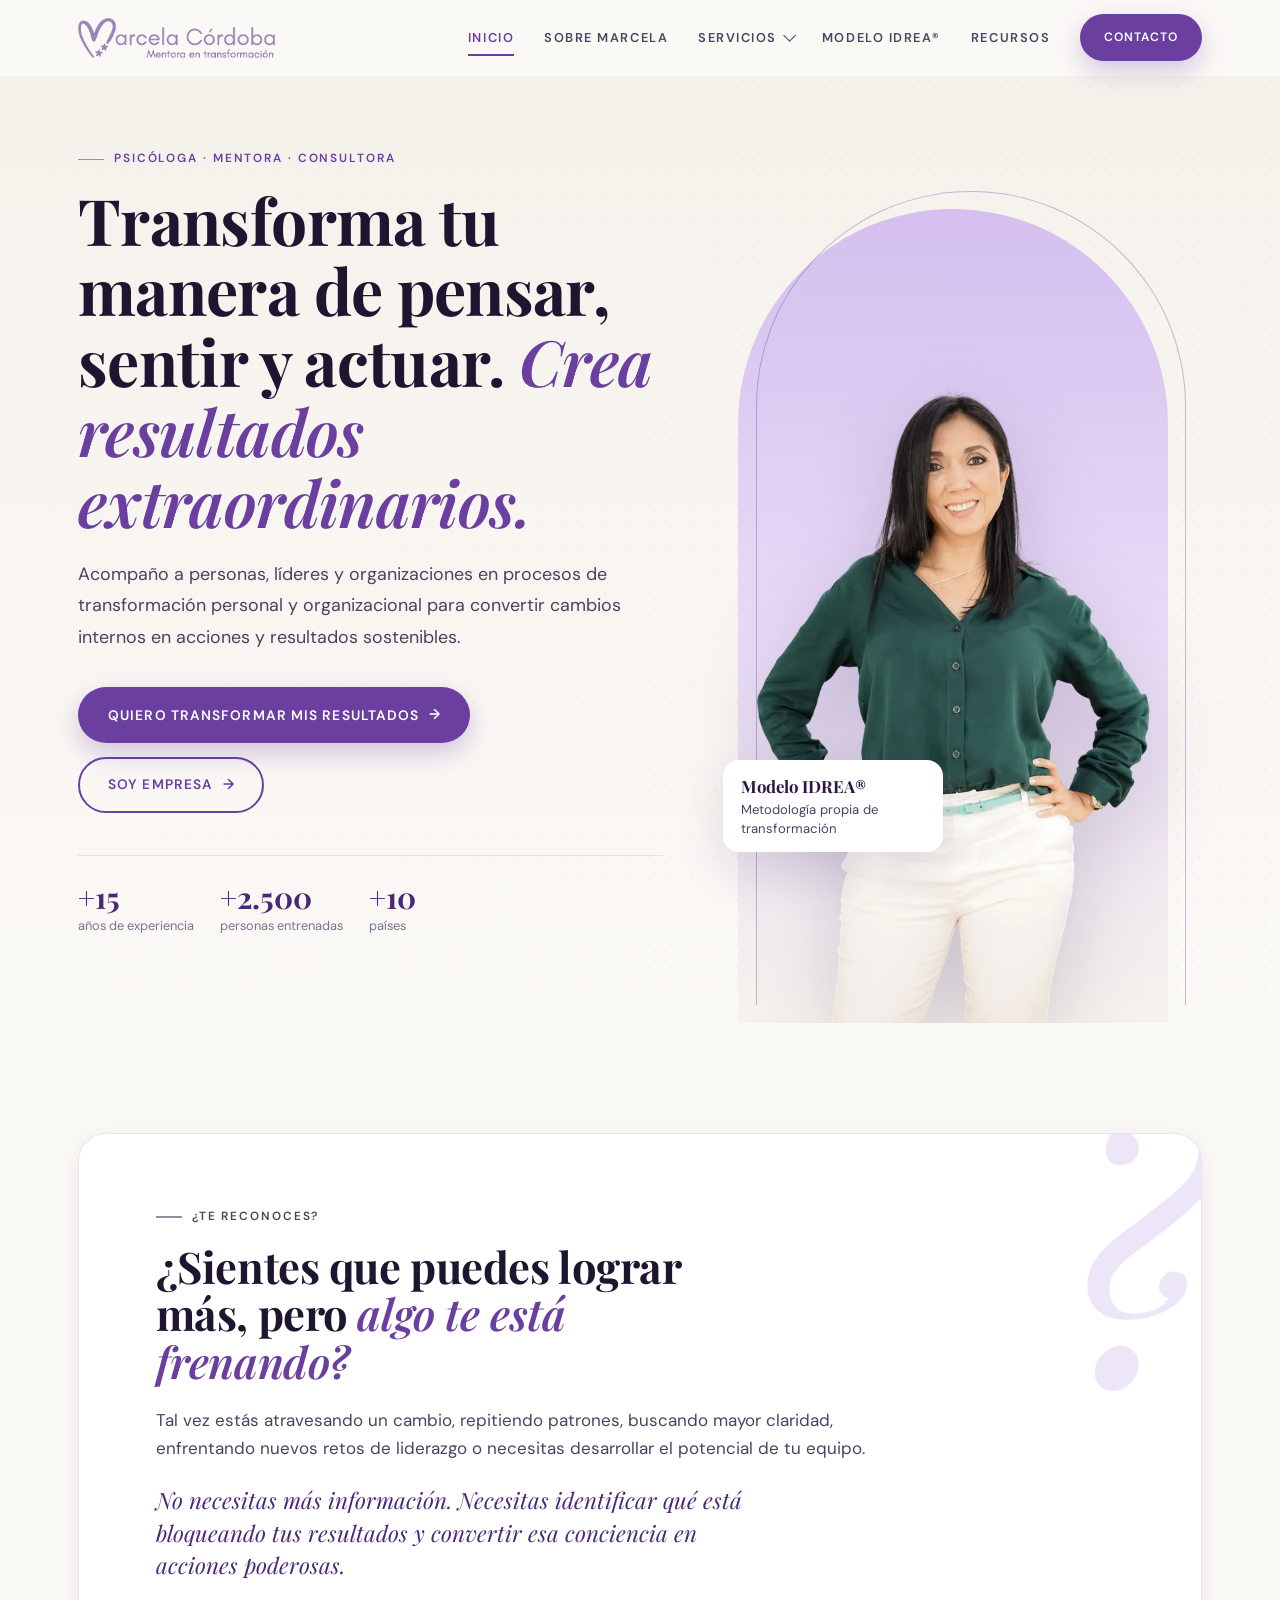
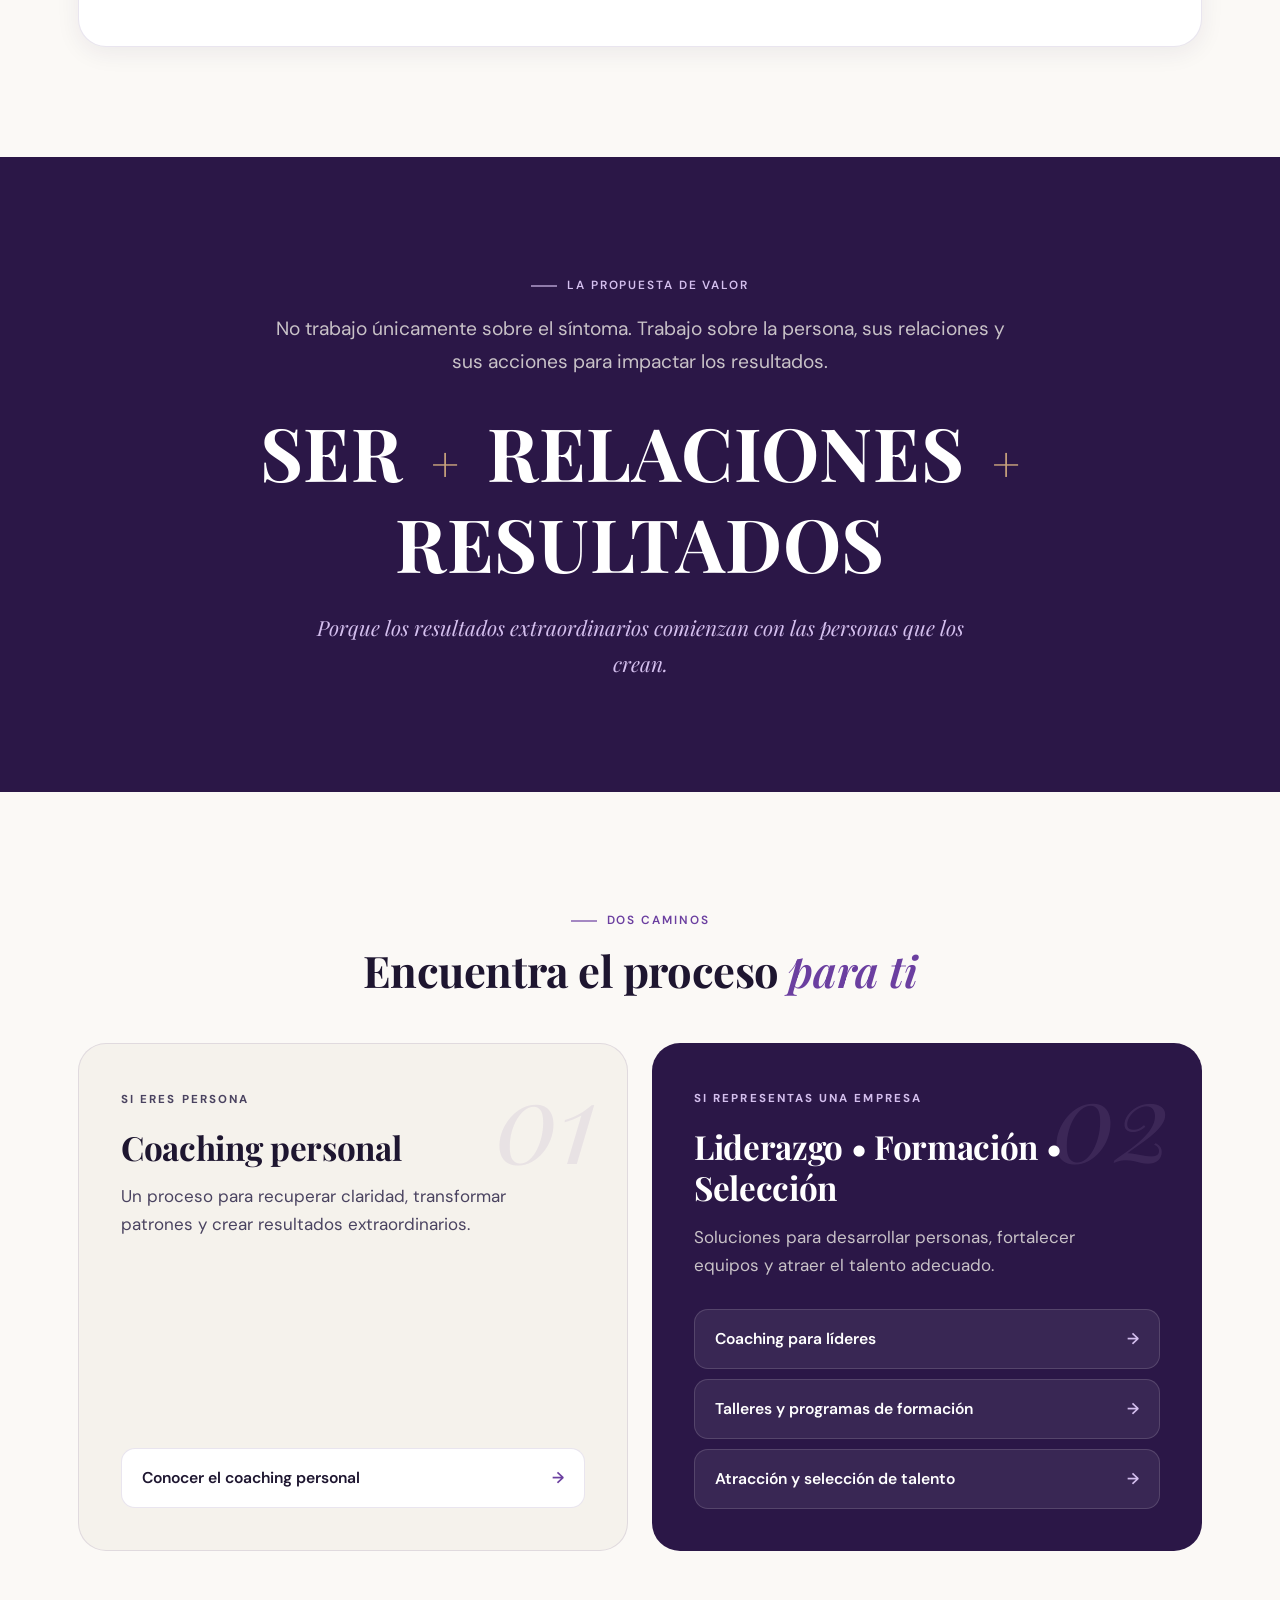
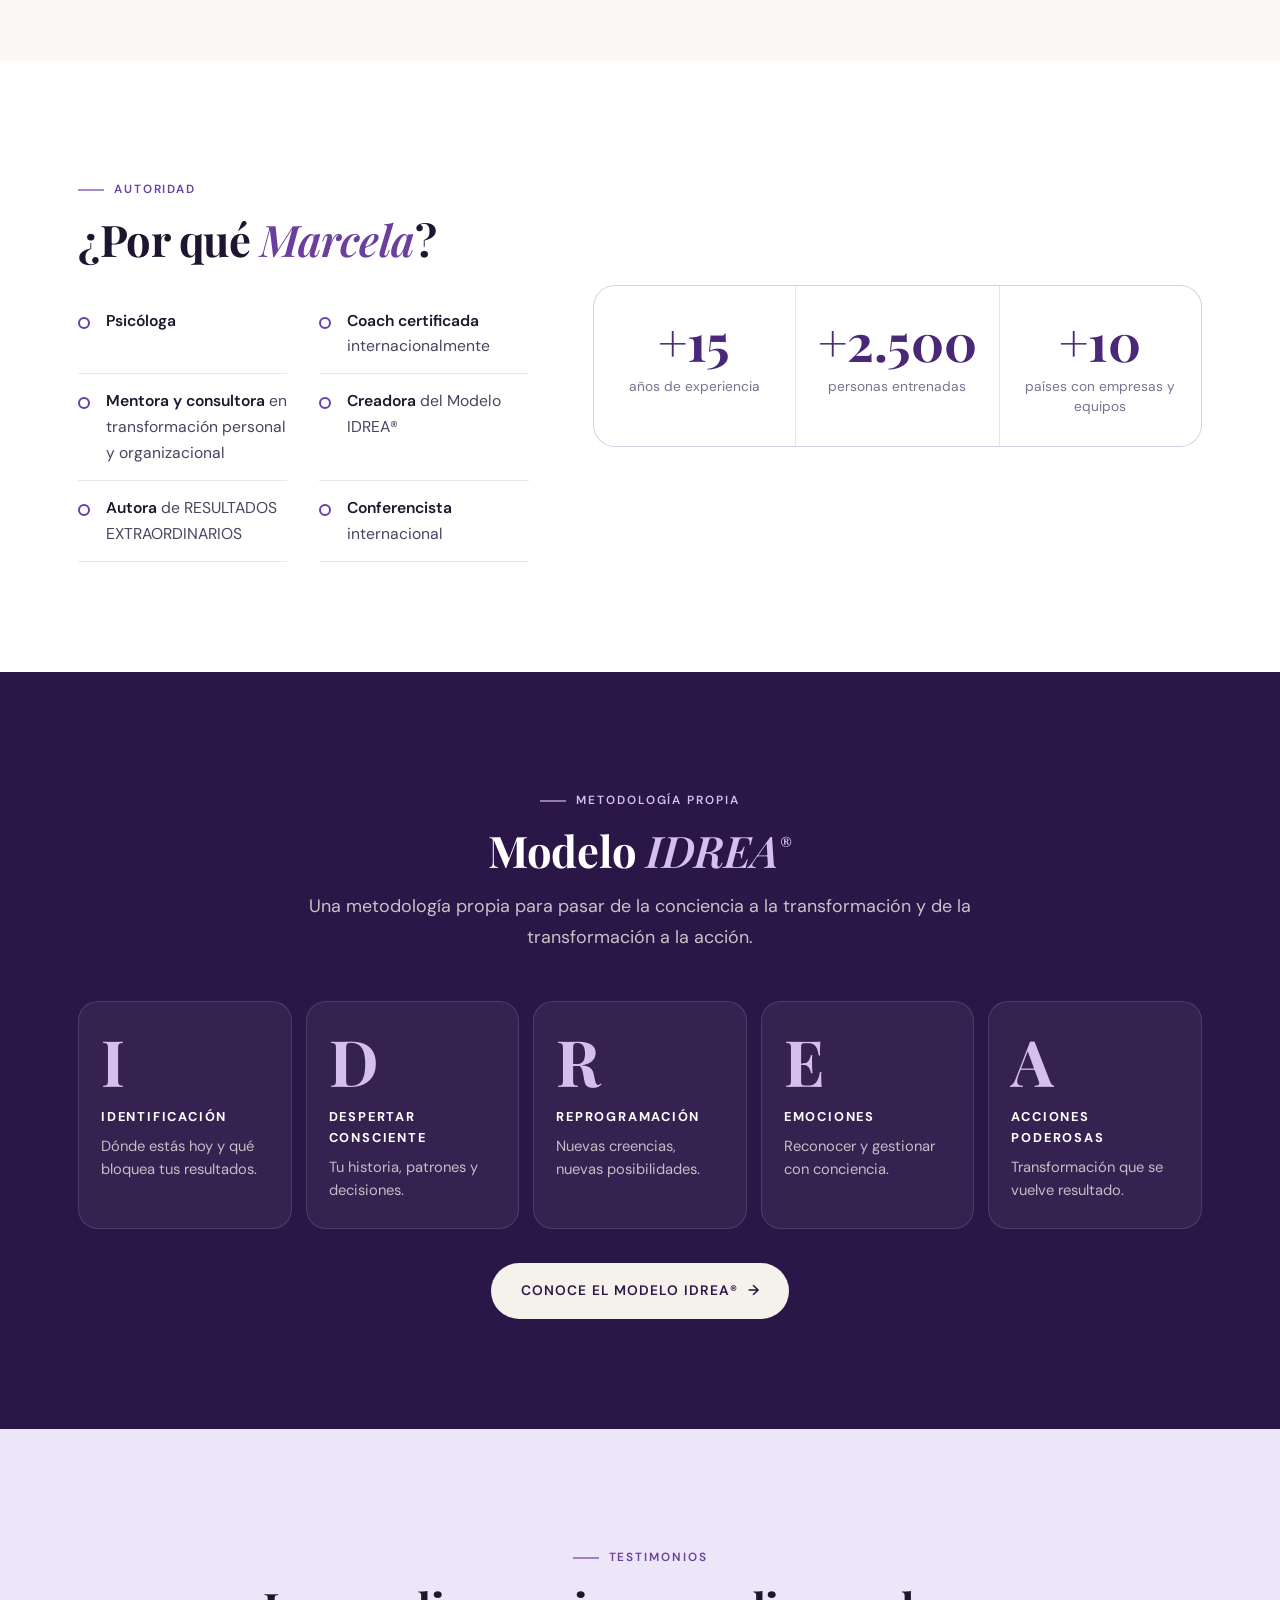
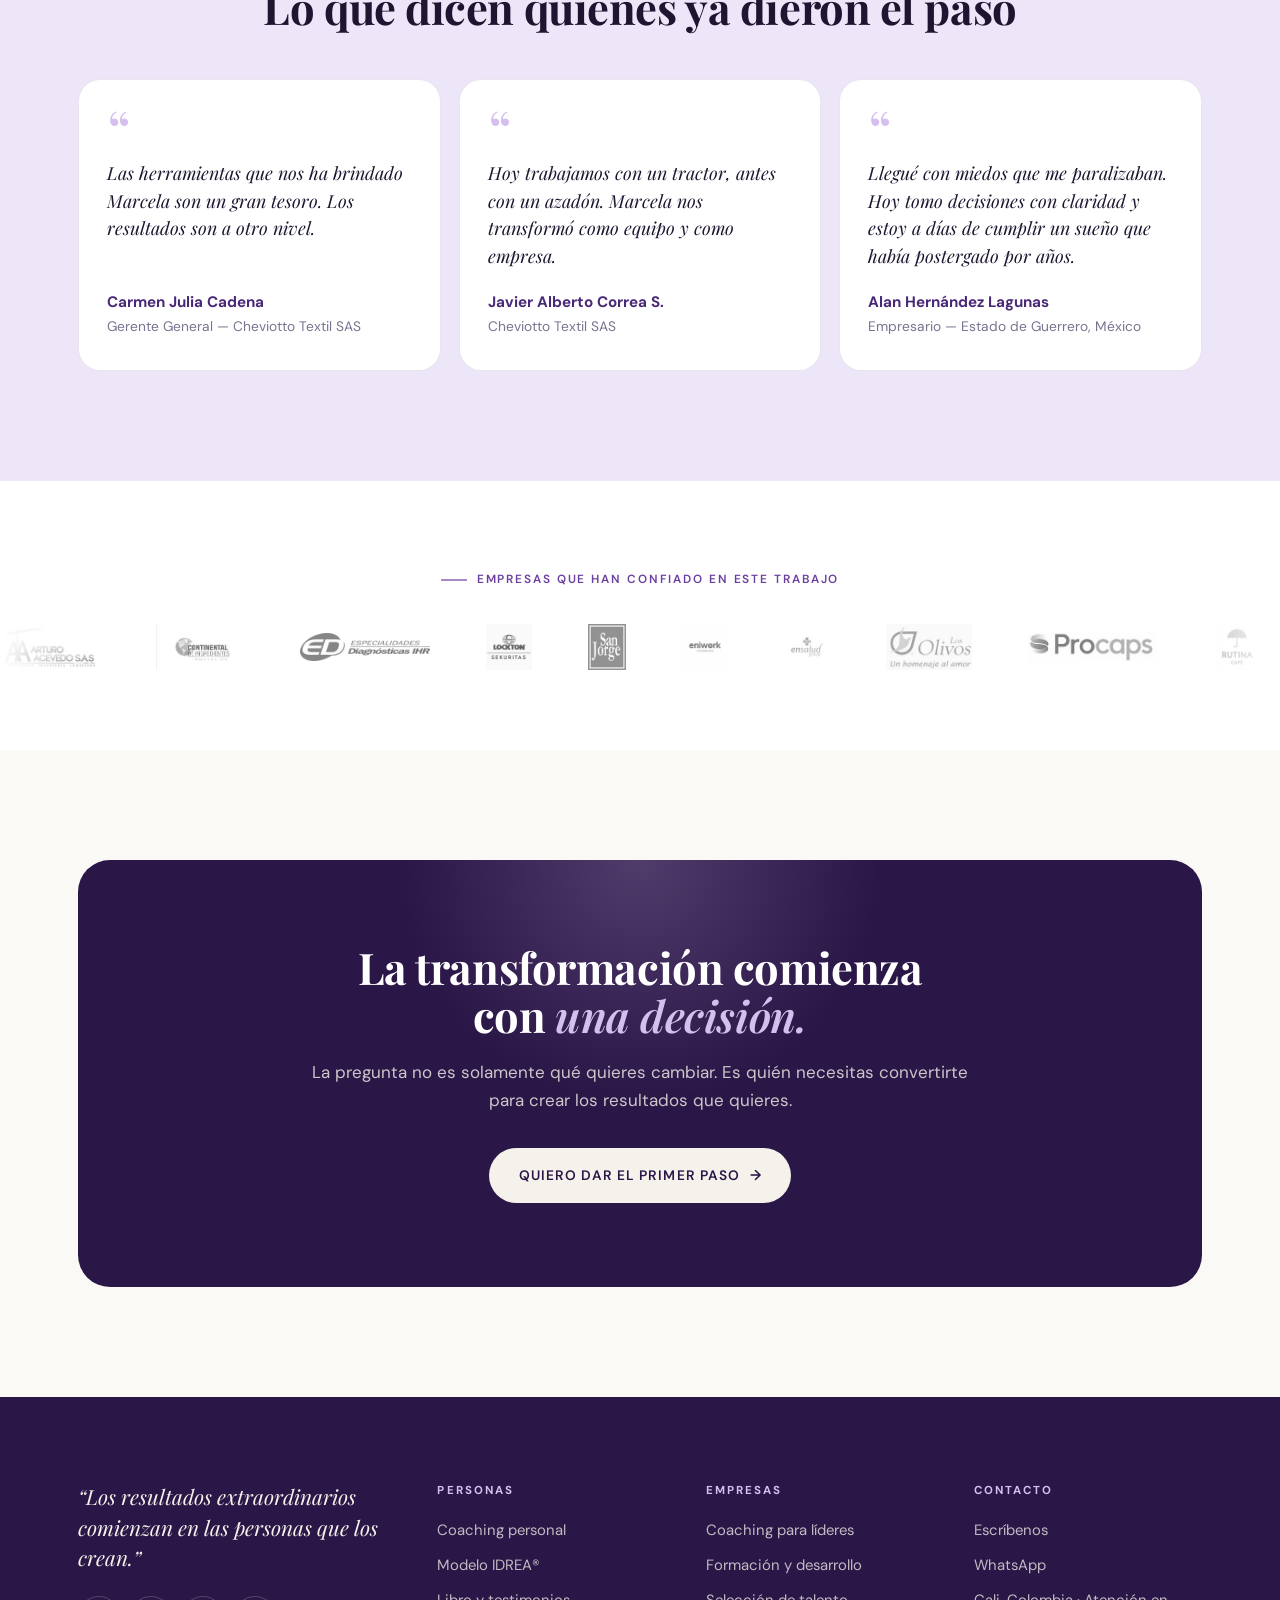
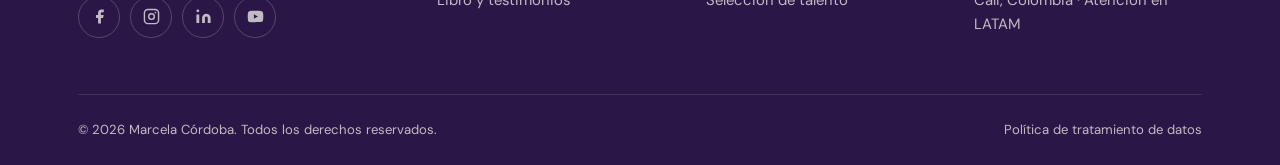
<file: index.html>
<!DOCTYPE html>
<html lang="es">
<head>
  <meta charset="UTF-8" />
  <meta name="viewport" content="width=device-width, initial-scale=1.0" />
  <title>Marcela Córdoba | Transformación Personal y Organizacional en LATAM</title>
  <meta name="description" content="Psicóloga, mentora y consultora experta en transformación personal y organizacional. Coaching, liderazgo, desarrollo de talento y selección. Conoce el Modelo IDREA®." />
  
  <link rel="canonical" href="https://marcelacordoba.com/" />
  <meta property="og:type" content="website" />
  <meta property="og:locale" content="es_CO" />
  <meta property="og:site_name" content="Marcela Córdoba" />
  <meta property="og:title" content="Marcela Córdoba | Transformación Personal y Organizacional en LATAM" />
  <meta property="og:description" content="Psicóloga, mentora y consultora experta en transformación personal y organizacional. Coaching, liderazgo, desarrollo de talento y selección. Conoce el Modelo IDREA®." />
  <meta property="og:url" content="https://marcelacordoba.com/" />
  <meta property="og:image" content="https://marcelacordoba.com/img/og-image.jpg" />
  <meta name="twitter:card" content="summary_large_image" />
  <meta name="theme-color" content="#2B1747" />
  <link rel="icon" href="favicon.svg" type="image/svg+xml" />
  <link rel="icon" href="favicon-32.png" sizes="32x32" type="image/png" />
  <link rel="apple-touch-icon" href="apple-touch-icon.png" />
  <link rel="preconnect" href="https://fonts.googleapis.com" />
  <link rel="preconnect" href="https://fonts.gstatic.com" crossorigin />
  <link href="https://fonts.googleapis.com/css2?family=Playfair+Display:ital,wght@0,400;0,600;0,700;1,400;1,600&family=DM+Sans:opsz,wght@9..40,400;9..40,500;9..40,600;9..40,700&display=swap" rel="stylesheet" />
  <link rel="stylesheet" href="styles.css" />
  <script type="application/ld+json">{"@context": "https://schema.org", "@graph": [{"@type": "Person", "@id": "https://marcelacordoba.com/#marcela", "name": "Marcela Córdoba", "jobTitle": "Psicóloga, mentora y consultora en transformación personal y organizacional", "url": "https://marcelacordoba.com/", "image": "https://marcelacordoba.com/img/marcela-verde.webp", "alumniOf": "Pontificia Universidad Javeriana", "sameAs": ["https://www.facebook.com/profile.php?id=100073081083737", "https://www.instagram.com/marcelacordobamentora/", "https://www.linkedin.com/in/marcelacordobamentora/", "https://www.youtube.com/@Marcelacordobamentora"]}, {"@type": "ProfessionalService", "name": "Marcela Córdoba", "url": "https://marcelacordoba.com/", "founder": {"@id": "https://marcelacordoba.com/#marcela"}, "areaServed": "Latinoamérica", "address": {"@type": "PostalAddress", "addressLocality": "Cali", "addressCountry": "CO"}, "description": "Coaching personal, coaching para líderes, formación y desarrollo de talento, y atracción y selección de talento. Modelo IDREA®."}]}</script>
</head>
<body>
<a class="skip" href="#contenido">Saltar al contenido</a>
<header class="nav" id="nav">
  <div class="wrap nav-inner">
    <a href="./" class="nav-logo" aria-label="Marcela Córdoba — Inicio"><img src="img/logo.png" alt="Marcela Córdoba" width="566" height="115" /></a>
    <button class="burger" id="burger" aria-label="Abrir menú" aria-expanded="false" aria-controls="menu"><span></span><span></span><span></span></button>
    <nav aria-label="Principal">
      <ul class="nav-menu" id="menu">
        <li><a class="nav-link" href="./" aria-current="page">Inicio</a></li>
        <li><a class="nav-link" href="sobre-marcela/">Sobre Marcela</a></li>
        <li class="has-sub">
          <button class="nav-link" aria-expanded="false" aria-haspopup="true">Servicios <i class="caret" aria-hidden="true"></i></button>
          <div class="sub">
            <div>
              <p class="sub-label">Personas</p>
              <a href="coaching-personal/">Coaching personal<small>Claridad, patrones y resultados</small></a>
            </div>
            <div>
              <p class="sub-label">Empresas</p>
              <a href="coaching-lideres/">Coaching para líderes<small>Liderazgo consciente</small></a>
              <a href="formacion-desarrollo-talento/">Formación y desarrollo de talento<small>Talleres y programas</small></a>
              <a href="seleccion-talento/">Atracción y selección de talento<small>La persona adecuada</small></a>
            </div>
          </div>
        </li>
        <li><a class="nav-link" href="modelo-idrea/">Modelo IDREA®</a></li>
        <li><a class="nav-link" href="recursos/">Recursos</a></li>
        <li><a class="btn btn-primary nav-cta" href="contacto/">Contacto</a></li>
      </ul>
    </nav>
  </div>
</header>
<main id="contenido">
<section class="hero">
  <div class="wrap hero-grid">
    <div class="hero-copy">
      <p class="eyebrow">Psicóloga · Mentora · Consultora</p>
      <h1 class="h1">Transforma tu manera de pensar, sentir y actuar. <em>Crea resultados extraordinarios.</em></h1>
      <p class="lead">Acompaño a personas, líderes y organizaciones en procesos de transformación personal y organizacional para convertir cambios internos en acciones y resultados sostenibles.</p>
      <div class="btn-row"><a class="btn btn-primary" href="coaching-personal/">Quiero transformar mis resultados</a><a class="btn btn-ghost" href="#empresas">Soy empresa</a></div>
      <div class="hero-proof"><div><strong>+15</strong><span>años de experiencia</span></div><div><strong>+2.500</strong><span>personas entrenadas</span></div><div><strong>+10</strong><span>países</span></div></div>
    </div>
    <div class="portal">
      <img src="img/marcela-verde.webp" alt="Marcela Córdoba, psicóloga y mentora en transformación personal y organizacional" fetchpriority="high" />
      <div class="portal-badge"><strong>Modelo IDREA®</strong>Metodología propia de transformación</div>
    </div>
  </div>
</section>
<section class="section bg-paper">
  <div class="wrap">
    <div class="callout reveal">
      <p class="eyebrow">¿Te reconoces?</p>
      <h2 class="h2">¿Sientes que puedes lograr más, pero <em>algo te está frenando?</em></h2>
      <p>Tal vez estás atravesando un cambio, repitiendo patrones, buscando mayor claridad, enfrentando nuevos retos de liderazgo o necesitas desarrollar el potencial de tu equipo.</p>
      <p class="punch">No necesitas más información. Necesitas identificar qué está bloqueando tus resultados y convertir esa conciencia en acciones poderosas.</p>
    </div>
  </div>
</section>

<section class="section bg-plum">
  <div class="wrap center reveal">
    <p class="eyebrow">La propuesta de valor</p>
    <p class="lead" style="font-size:1.2rem">No trabajo únicamente sobre el síntoma. Trabajo sobre la persona, sus relaciones y sus acciones para impactar los resultados.</p>
    <div class="formula" aria-label="Ser más relaciones más resultados"><span>SER</span><i>+</i><span>RELACIONES</span><i>+</i><span>RESULTADOS</span></div>
    <p class="lead" style="font-family:var(--font-display);font-style:italic;font-size:1.3rem;color:var(--lavender)">Porque los resultados extraordinarios comienzan con las personas que los crean.</p>
  </div>
</section>

<section class="section bg-paper" id="empresas">
  <div class="wrap">
    <div class="section-head center reveal"><p class="eyebrow">Dos caminos</p><h2 class="h2">Encuentra el proceso <em>para ti</em></h2></div>
    <div class="paths">
      <article class="path path-person reveal">
        <span class="path-num" aria-hidden="true">01</span>
        <p class="path-tag">Si eres persona</p>
        <h3 class="h3">Coaching personal</h3>
        <p>Un proceso para recuperar claridad, transformar patrones y crear resultados extraordinarios.</p>
        <div class="path-links"><a href="coaching-personal/">Conocer el coaching personal</a></div>
      </article>
      <article class="path path-company reveal">
        <span class="path-num" aria-hidden="true">02</span>
        <p class="path-tag">Si representas una empresa</p>
        <h3 class="h3">Liderazgo • Formación • Selección</h3>
        <p>Soluciones para desarrollar personas, fortalecer equipos y atraer el talento adecuado.</p>
        <div class="path-links">
          <a href="coaching-lideres/">Coaching para líderes</a>
          <a href="formacion-desarrollo-talento/">Talleres y programas de formación</a>
          <a href="seleccion-talento/">Atracción y selección de talento</a>
        </div>
      </article>
    </div>
  </div>
</section>

<section class="section bg-white">
  <div class="wrap authority">
    <div class="reveal">
      <p class="eyebrow">Autoridad</p>
      <h2 class="h2">¿Por qué <em>Marcela</em>?</h2>
      <ul class="cred-list">
        <li><strong>Psicóloga</strong></li>
        <li><strong>Coach certificada</strong> internacionalmente</li>
        <li><strong>Mentora y consultora</strong> en transformación personal y organizacional</li>
        <li><strong>Creadora</strong> del Modelo IDREA®</li>
        <li><strong>Autora</strong> de RESULTADOS EXTRAORDINARIOS</li>
        <li><strong>Conferencista</strong> internacional</li>
      </ul>
    </div>
    <div class="reveal">
      <div class="stats-band">
        <div><strong>+15</strong><span>años de experiencia</span></div>
        <div><strong>+2.500</strong><span>personas entrenadas</span></div>
        <div><strong>+10</strong><span>países con empresas y equipos</span></div>
      </div>
    </div>
  </div>
</section>

<section class="section bg-plum">
  <div class="wrap">
    <div class="section-head center reveal"><p class="eyebrow">Metodología propia</p><h2 class="h2">Modelo <em>IDREA<sup>®</sup></em></h2><p class="lead">Una metodología propia para pasar de la conciencia a la transformación y de la transformación a la acción.</p></div>
    <div class="idrea-row">
      <div class="idrea-item reveal"><div class="idrea-letter">I</div><h3>Identificación</h3><p>Dónde estás hoy y qué bloquea tus resultados.</p></div>
      <div class="idrea-item reveal"><div class="idrea-letter">D</div><h3>Despertar consciente</h3><p>Tu historia, patrones y decisiones.</p></div>
      <div class="idrea-item reveal"><div class="idrea-letter">R</div><h3>Reprogramación</h3><p>Nuevas creencias, nuevas posibilidades.</p></div>
      <div class="idrea-item reveal"><div class="idrea-letter">E</div><h3>Emociones</h3><p>Reconocer y gestionar con conciencia.</p></div>
      <div class="idrea-item reveal"><div class="idrea-letter">A</div><h3>Acciones poderosas</h3><p>Transformación que se vuelve resultado.</p></div>
    </div>
    <div class="btn-row" style="justify-content:center"><a class="btn btn-light" href="modelo-idrea/">Conoce el modelo IDREA®</a></div>
  </div>
</section>
<section class="section bg-lav">
  <div class="wrap">
    <div class="section-head center reveal"><p class="eyebrow">Testimonios</p><h2 class="h2">Lo que dicen quienes ya dieron el paso</h2></div>
    <div class="quotes"><figure class="quote reveal"><p>Las herramientas que nos ha brindado Marcela son un gran tesoro. Los resultados son a otro nivel.</p><cite><strong>Carmen Julia Cadena</strong>Gerente General — Cheviotto Textil SAS</cite></figure><figure class="quote reveal"><p>Hoy trabajamos con un tractor, antes con un azadón. Marcela nos transformó como equipo y como empresa.</p><cite><strong>Javier Alberto Correa S.</strong>Cheviotto Textil SAS</cite></figure><figure class="quote reveal"><p>Llegué con miedos que me paralizaban. Hoy tomo decisiones con claridad y estoy a días de cumplir un sueño que había postergado por años.</p><cite><strong>Alan Hernández Lagunas</strong>Empresario — Estado de Guerrero, México</cite></figure></div>
  </div>
</section>
<section class="section tight bg-white">
  <div class="wrap center"><p class="eyebrow">Empresas que han confiado en este trabajo</p></div>
  <div class="logos" style="margin-top:18px"><div class="logos-track"><img src="img/clientes/logo-aa-sas.webp" alt="AA SAS" /><img src="img/clientes/logo-continental-de-ingredientes.webp" alt="Continental de Ingredientes" /><img src="img/clientes/logo-ed-2019.webp" alt="ED" /><img src="img/clientes/lockton-sekuritas.webp" alt="Lockton Sekuritas" /><img src="img/clientes/logosanjorge.webp" alt="Droguería San Jorge" /><img src="img/clientes/logo-eniwork.webp" alt="Eniwork" /><img src="img/clientes/logo-ensalud.webp" alt="Ensalud" /><img src="img/clientes/logo-los-olivos.webp" alt="Los Olivos" /><img src="img/clientes/logo-procaps.webp" alt="Procaps" /><img src="img/clientes/logo-rutina.webp" alt="Rutina" /><img src="img/clientes/logo-sushi-break-1.webp" alt="Sushi Break" /><img src="img/clientes/manufacturas-economicas.webp" alt="Manufacturas Económicas" /><img src="img/clientes/qi-energy.webp" alt="QI Energy" /><img src="img/clientes/silene-fajas.webp" alt="Silene Fajas" /><img src="img/clientes/super-giros.webp" alt="Super Giros" /><img src="img/clientes/trade-business.webp" alt="Trade Business" /><img src="img/clientes/logo-psd-negro-completo-2r.webp" alt="PSD" /><img src="img/clientes/logo-learn-color.webp" alt="Learn" /><img src="img/clientes/logo-tdm.webp" alt="TDM" /><img src="img/clientes/logo1.webp" alt="Cliente" /><img src="img/clientes/logo-figdesis.webp" alt="Figdesis" /><img src="img/clientes/logo-aa-sas.webp" alt="" aria-hidden="true" /><img src="img/clientes/logo-continental-de-ingredientes.webp" alt="" aria-hidden="true" /><img src="img/clientes/logo-ed-2019.webp" alt="" aria-hidden="true" /><img src="img/clientes/lockton-sekuritas.webp" alt="" aria-hidden="true" /><img src="img/clientes/logosanjorge.webp" alt="" aria-hidden="true" /><img src="img/clientes/logo-eniwork.webp" alt="" aria-hidden="true" /><img src="img/clientes/logo-ensalud.webp" alt="" aria-hidden="true" /><img src="img/clientes/logo-los-olivos.webp" alt="" aria-hidden="true" /><img src="img/clientes/logo-procaps.webp" alt="" aria-hidden="true" /><img src="img/clientes/logo-rutina.webp" alt="" aria-hidden="true" /><img src="img/clientes/logo-sushi-break-1.webp" alt="" aria-hidden="true" /><img src="img/clientes/manufacturas-economicas.webp" alt="" aria-hidden="true" /><img src="img/clientes/qi-energy.webp" alt="" aria-hidden="true" /><img src="img/clientes/silene-fajas.webp" alt="" aria-hidden="true" /><img src="img/clientes/super-giros.webp" alt="" aria-hidden="true" /><img src="img/clientes/trade-business.webp" alt="" aria-hidden="true" /><img src="img/clientes/logo-psd-negro-completo-2r.webp" alt="" aria-hidden="true" /><img src="img/clientes/logo-learn-color.webp" alt="" aria-hidden="true" /><img src="img/clientes/logo-tdm.webp" alt="" aria-hidden="true" /><img src="img/clientes/logo1.webp" alt="" aria-hidden="true" /><img src="img/clientes/logo-figdesis.webp" alt="" aria-hidden="true" /></div></div>
</section>
<section class="section bg-paper"><div class="wrap"><div class="cta-band reveal">
  <h2 class="h2">La transformación comienza con <em>una decisión.</em></h2>
  <p>La pregunta no es solamente qué quieres cambiar. Es quién necesitas convertirte para crear los resultados que quieres.</p>
  <div class="btn-row"><a class="btn btn-light" href="contacto/">Quiero dar el primer paso</a></div>
</div></div></section>
</main>
<footer class="footer">
  <div class="wrap">
    <div class="footer-grid">
      <div class="footer-brand">
        <p>“Los resultados extraordinarios comienzan en las personas que los crean.”</p>
        <div class="socials"><a href="https://www.facebook.com/profile.php?id=100073081083737" target="_blank" rel="noopener" aria-label="Facebook"><svg viewBox="0 0 24 24" fill="currentColor"><path d="M18 2h-3a5 5 0 00-5 5v3H7v4h3v8h4v-8h3l1-4h-4V7a1 1 0 011-1h3z"/></svg></a><a href="https://www.instagram.com/marcelacordobamentora/" target="_blank" rel="noopener" aria-label="Instagram"><svg viewBox="0 0 24 24" fill="none" stroke="currentColor" stroke-width="2" stroke-linecap="round" stroke-linejoin="round"><rect x="2" y="2" width="20" height="20" rx="5"/><circle cx="12" cy="12" r="4"/><circle cx="17.5" cy="6.5" r="1.2" fill="currentColor" stroke="none"/></svg></a><a href="https://www.linkedin.com/in/marcelacordobamentora/" target="_blank" rel="noopener" aria-label="LinkedIn"><svg viewBox="0 0 24 24" fill="currentColor"><path d="M16 8a6 6 0 016 6v7h-4v-7a2 2 0 00-4 0v7h-4v-7a6 6 0 016-6zM2 9h4v12H2z"/><circle cx="4" cy="4" r="2"/></svg></a><a href="https://www.youtube.com/@Marcelacordobamentora" target="_blank" rel="noopener" aria-label="YouTube"><svg viewBox="0 0 24 24" fill="currentColor"><path d="M22.54 6.42a2.78 2.78 0 00-1.95-1.96C18.88 4 12 4 12 4s-6.88 0-8.59.46a2.78 2.78 0 00-1.95 1.96A29 29 0 001 12a29 29 0 00.46 5.58A2.78 2.78 0 003.41 19.6C5.12 20 12 20 12 20s6.88 0 8.59-.46a2.78 2.78 0 001.95-1.95A29 29 0 0023 12a29 29 0 00-.46-5.58zM9.75 15.02V8.98L15.5 12l-5.75 3.02z"/></svg></a></div>
      </div>
      <div>
        <h4>Personas</h4>
        <ul><li><a href="coaching-personal/">Coaching personal</a></li><li><a href="modelo-idrea/">Modelo IDREA®</a></li><li><a href="recursos/">Libro y testimonios</a></li></ul>
      </div>
      <div>
        <h4>Empresas</h4>
        <ul><li><a href="coaching-lideres/">Coaching para líderes</a></li><li><a href="formacion-desarrollo-talento/">Formación y desarrollo</a></li><li><a href="seleccion-talento/">Selección de talento</a></li></ul>
      </div>
      <div>
        <h4>Contacto</h4>
        <ul>
          <li><a href="contacto/">Escríbenos</a></li>
          <li data-wa-wrap><a data-wa href="#" target="_blank" rel="noopener">WhatsApp</a></li>
          <li data-email-wrap><a data-email href="#"></a></li>
          <li>Cali, Colombia · Atención en LATAM</li>
        </ul>
      </div>
    </div>
    <div class="footer-bottom">
      <p>© <span id="year">2026</span> Marcela Córdoba. Todos los derechos reservados.</p>
      <nav aria-label="Legal"><a href="politica-de-datos/">Política de tratamiento de datos</a></nav>
    </div>
  </div>
</footer>
<div class="mobile-cta"><a class="btn btn-primary" href="contacto/">Quiero dar el primer paso</a></div>
<script src="config.js"></script>
<script src="script.js"></script>
</body>
</html>
</file>
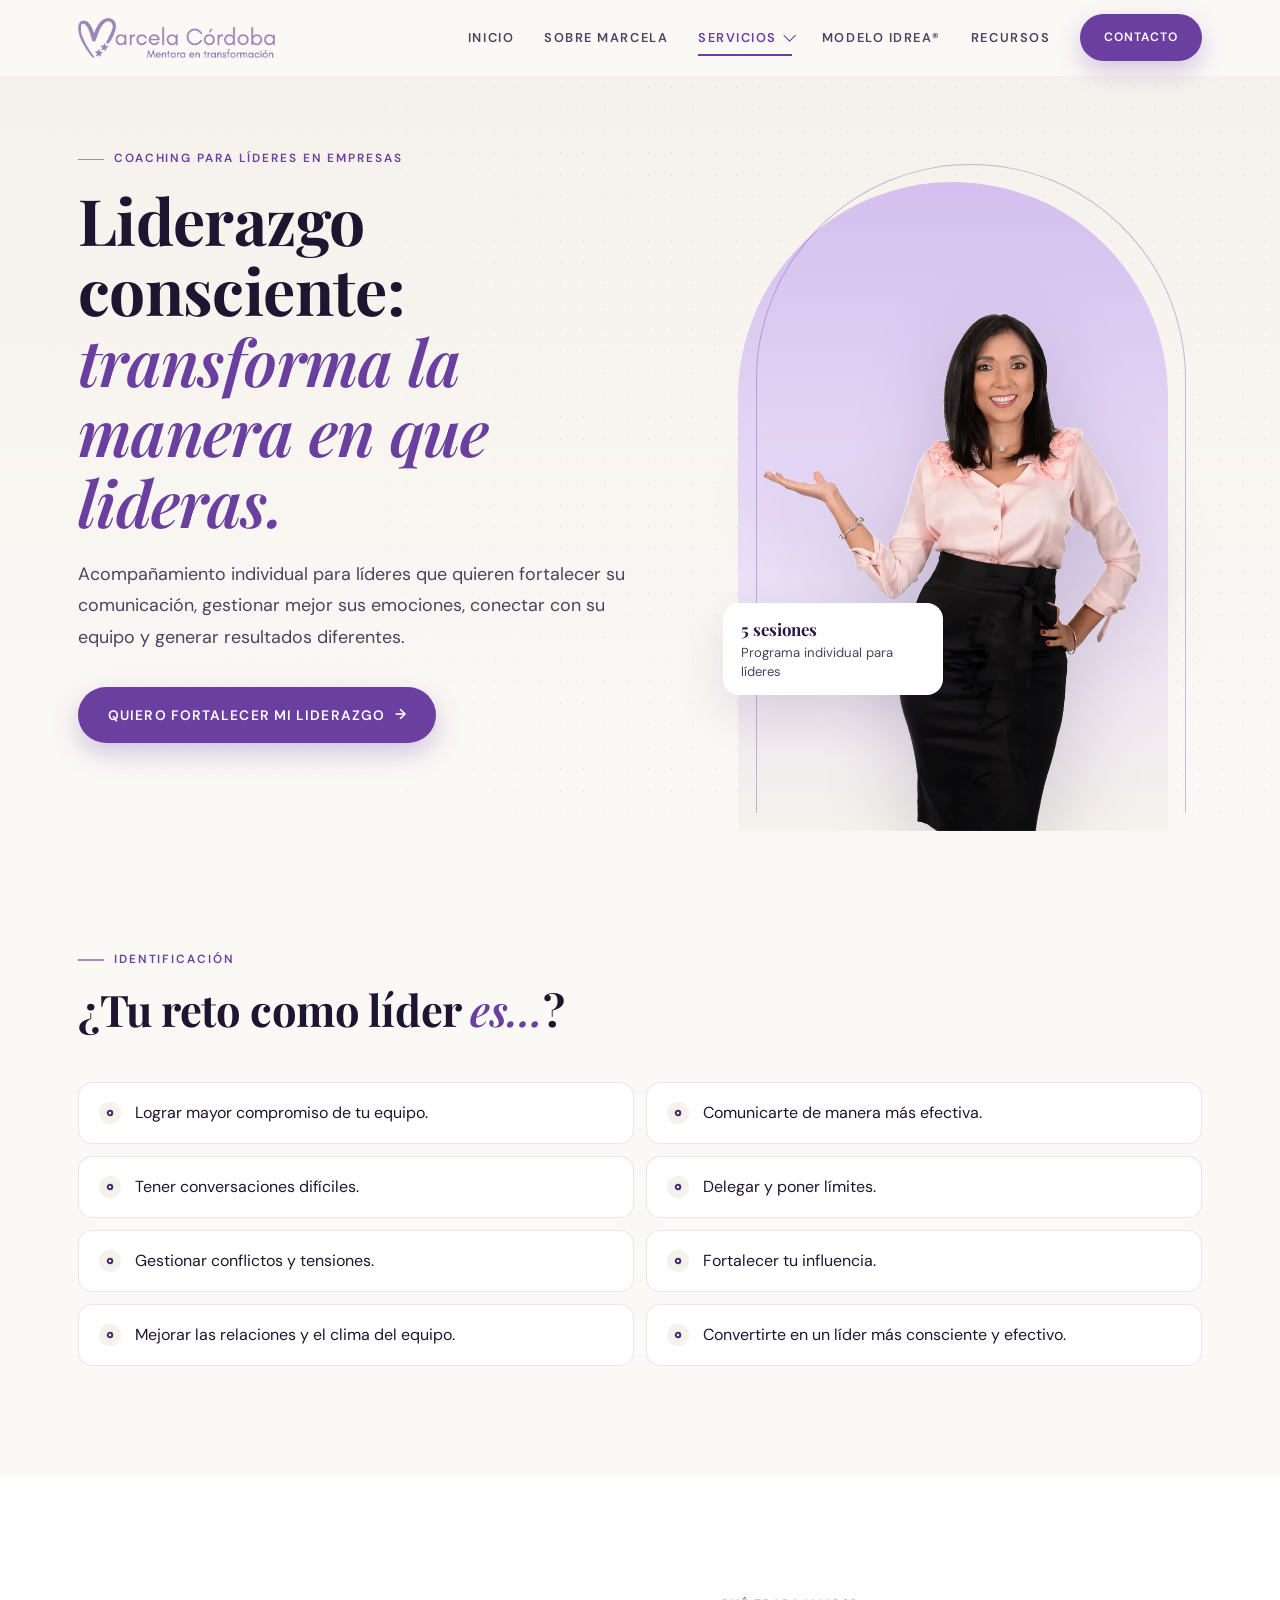
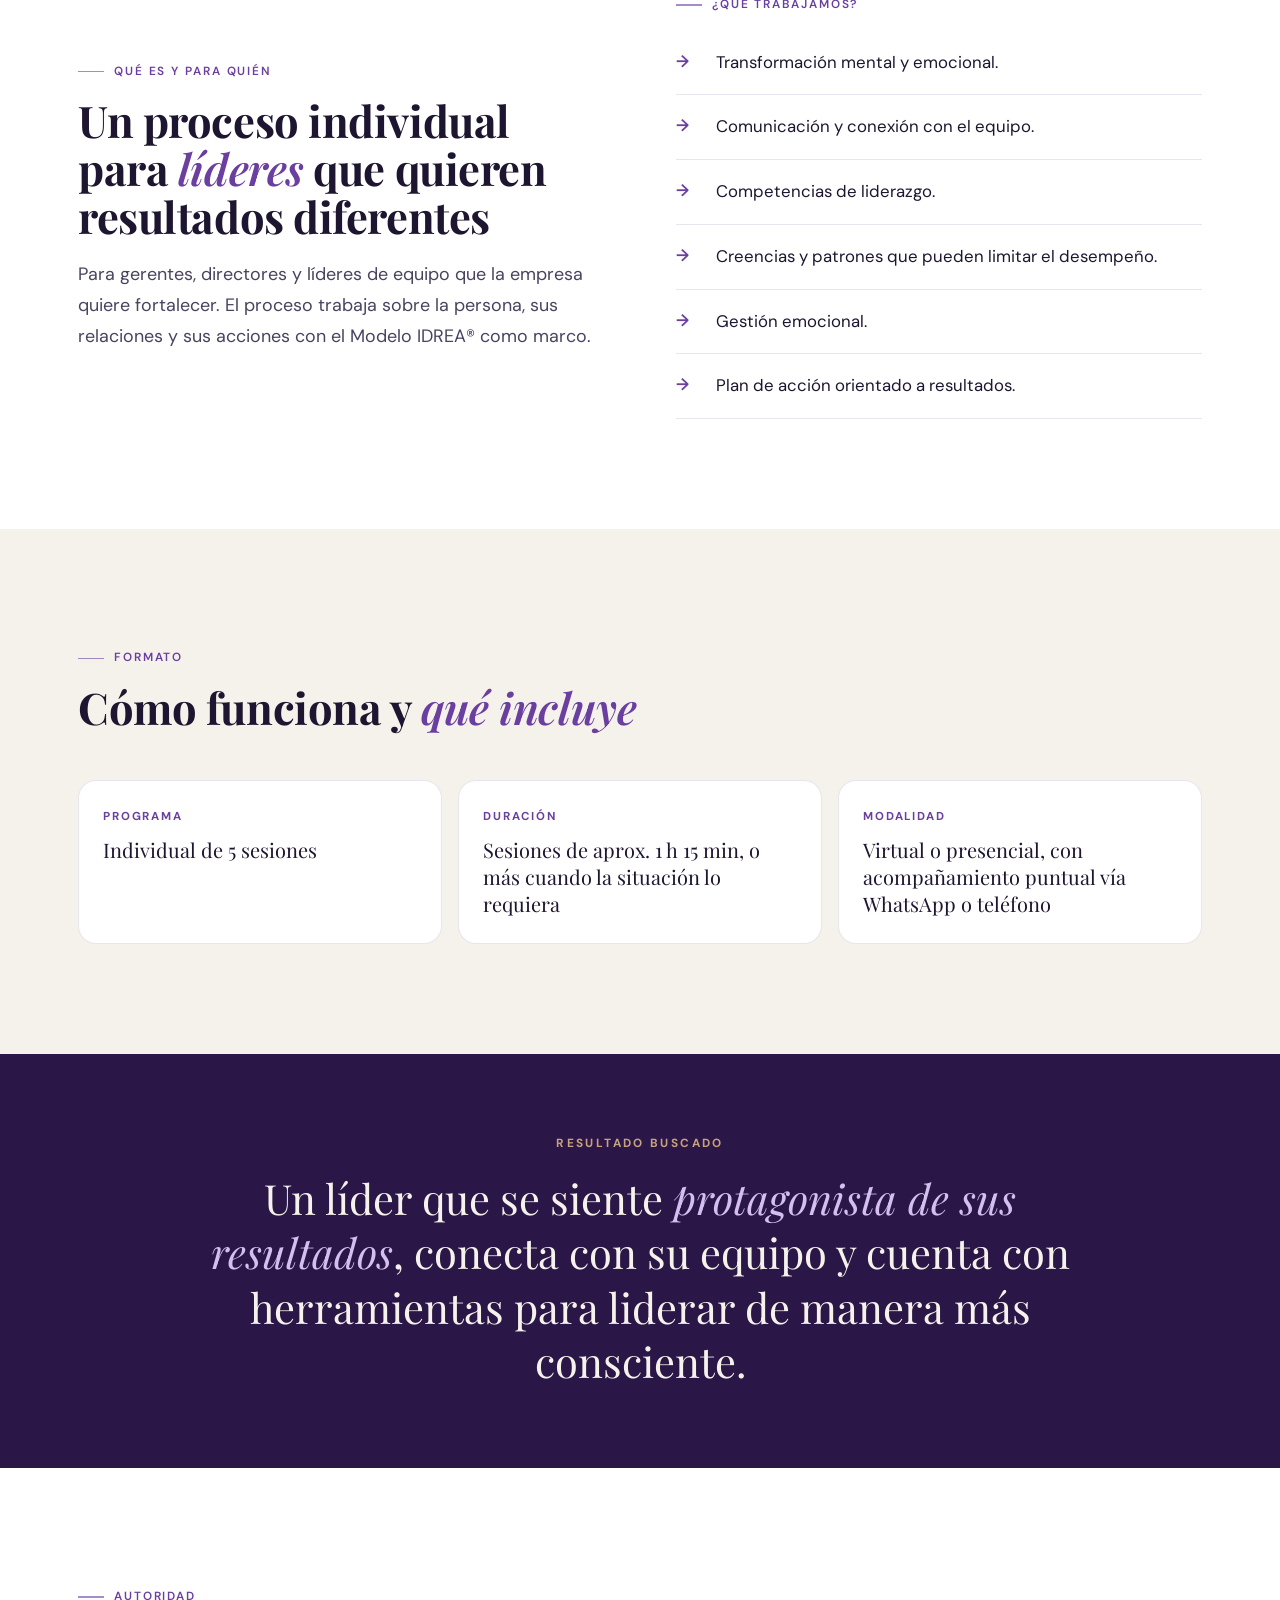
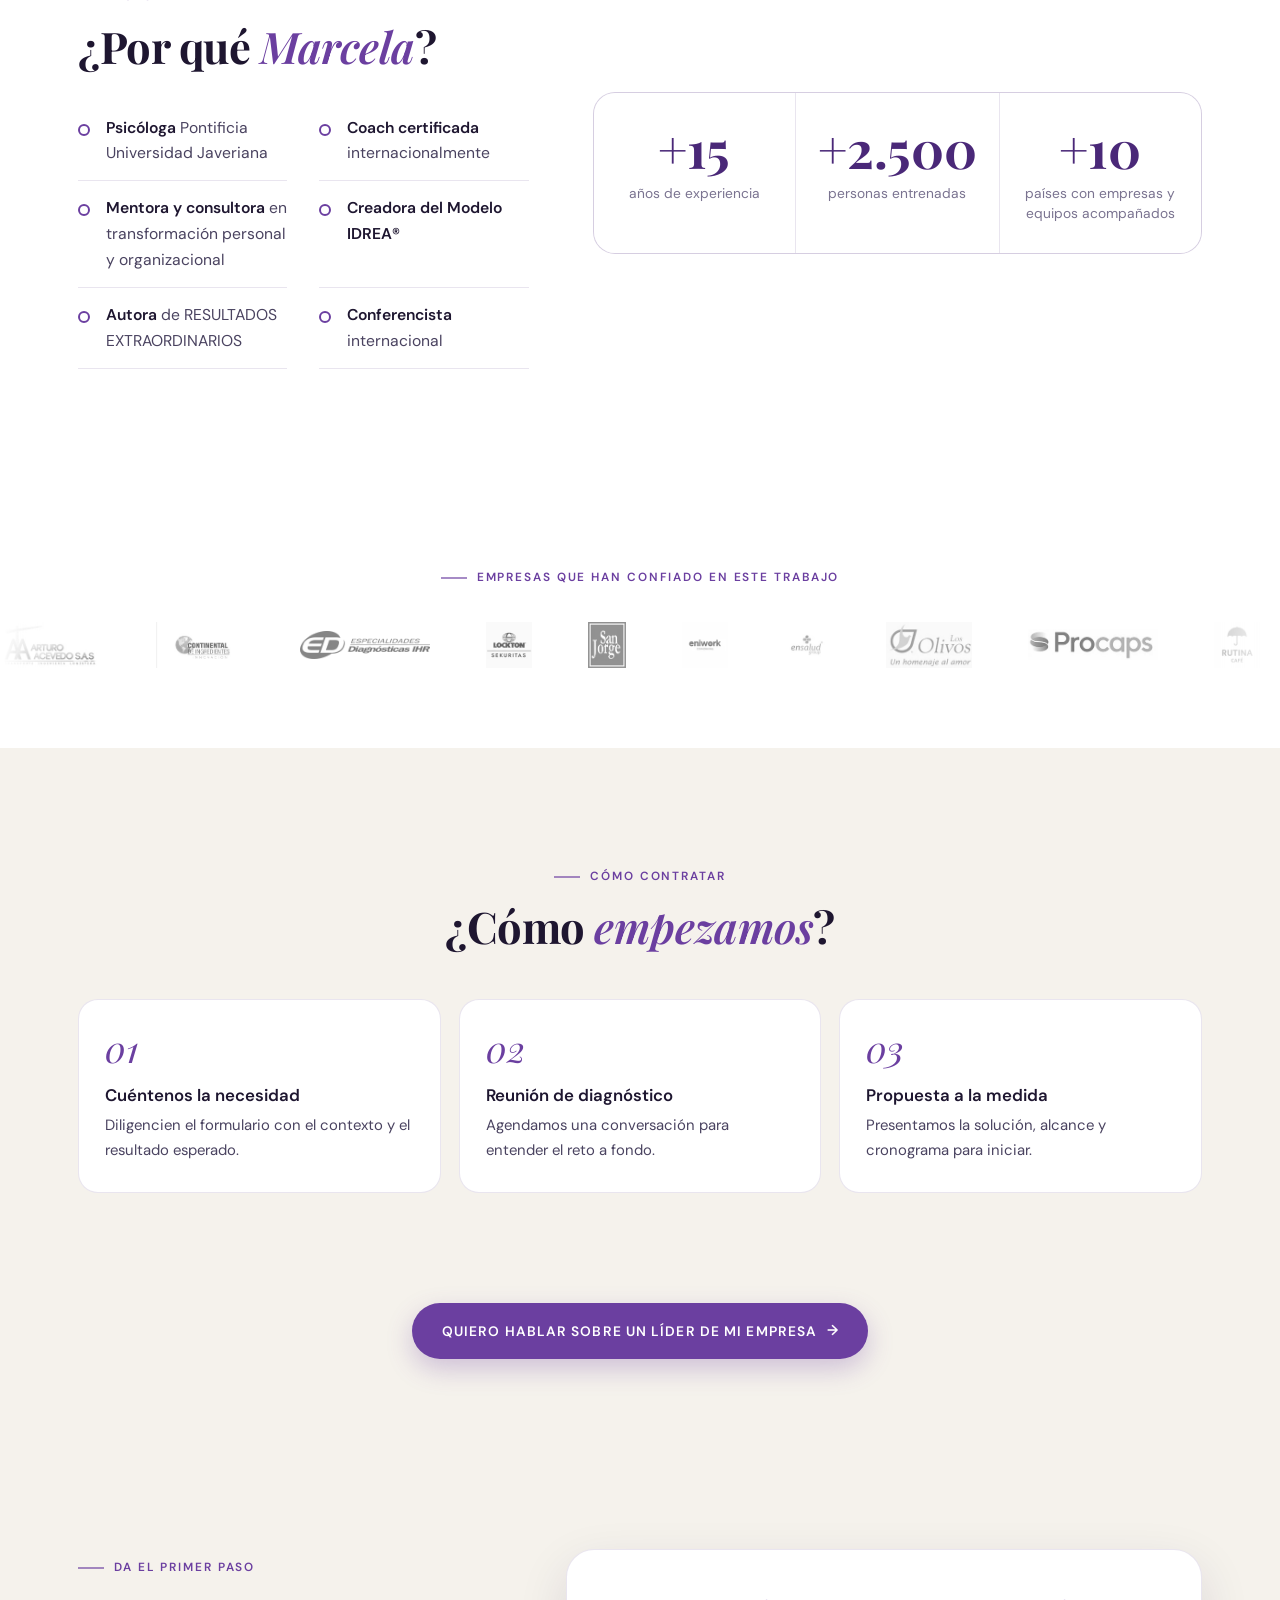
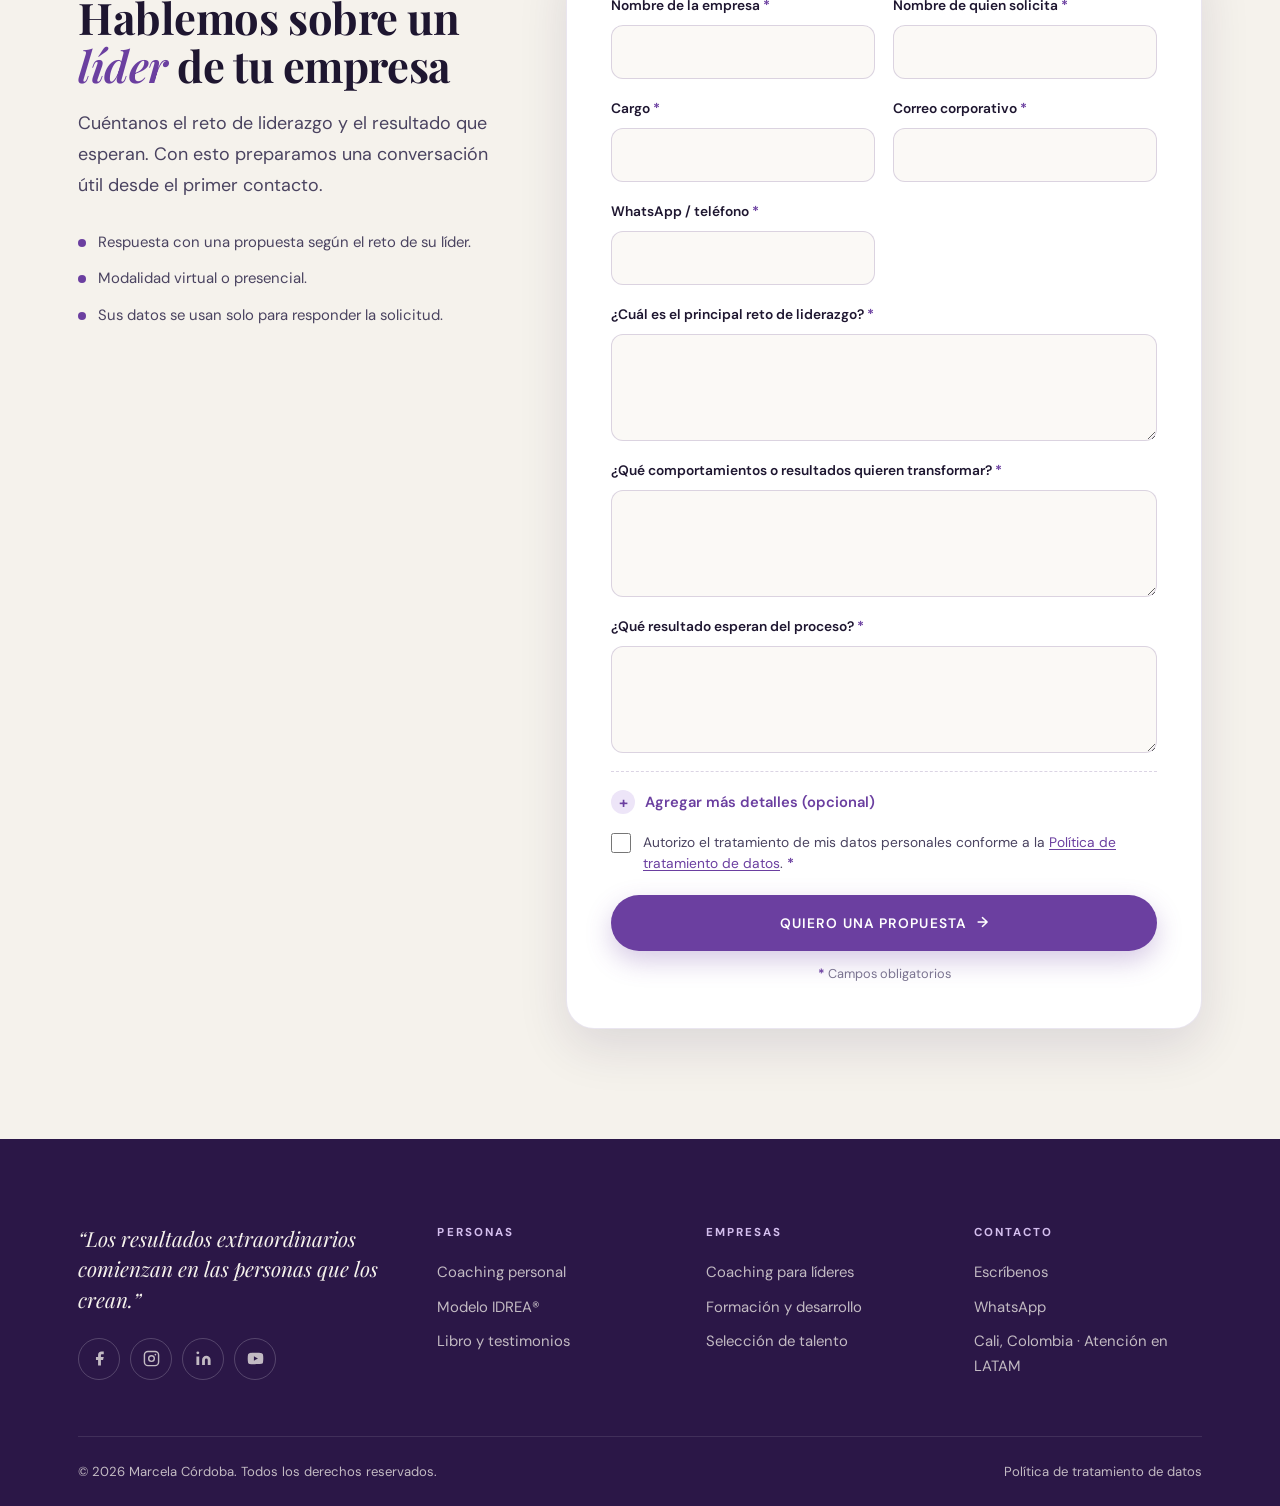
<file: coaching-lideres/index.html>
<!DOCTYPE html>
<html lang="es">
<head>
  <meta charset="UTF-8" />
  <meta name="viewport" content="width=device-width, initial-scale=1.0" />
  <title>Coaching para líderes | Liderazgo consciente — Marcela Córdoba</title>
  <meta name="description" content="Coaching ejecutivo individual para líderes: comunicación, gestión emocional, conversaciones difíciles y resultados. Programa de 5 sesiones, virtual o presencial." />
  
  <link rel="canonical" href="https://marcelacordoba.com/coaching-lideres/" />
  <meta property="og:type" content="website" />
  <meta property="og:locale" content="es_CO" />
  <meta property="og:site_name" content="Marcela Córdoba" />
  <meta property="og:title" content="Coaching para líderes | Liderazgo consciente — Marcela Córdoba" />
  <meta property="og:description" content="Coaching ejecutivo individual para líderes: comunicación, gestión emocional, conversaciones difíciles y resultados. Programa de 5 sesiones, virtual o presencial." />
  <meta property="og:url" content="https://marcelacordoba.com/coaching-lideres/" />
  <meta property="og:image" content="https://marcelacordoba.com/img/og-image.jpg" />
  <meta name="twitter:card" content="summary_large_image" />
  <meta name="theme-color" content="#2B1747" />
  <link rel="icon" href="../favicon.svg" type="image/svg+xml" />
  <link rel="icon" href="../favicon-32.png" sizes="32x32" type="image/png" />
  <link rel="apple-touch-icon" href="../apple-touch-icon.png" />
  <link rel="preconnect" href="https://fonts.googleapis.com" />
  <link rel="preconnect" href="https://fonts.gstatic.com" crossorigin />
  <link href="https://fonts.googleapis.com/css2?family=Playfair+Display:ital,wght@0,400;0,600;0,700;1,400;1,600&family=DM+Sans:opsz,wght@9..40,400;9..40,500;9..40,600;9..40,700&display=swap" rel="stylesheet" />
  <link rel="stylesheet" href="../styles.css" />
  <script type="application/ld+json">{"@context": "https://schema.org", "@type": "Service", "name": "Coaching para líderes", "provider": {"@type": "Person", "name": "Marcela Córdoba"}, "areaServed": "Latinoamérica", "url": "https://marcelacordoba.com/coaching-lideres/"}</script>
</head>
<body>
<a class="skip" href="#contenido">Saltar al contenido</a>
<header class="nav" id="nav">
  <div class="wrap nav-inner">
    <a href="../" class="nav-logo" aria-label="Marcela Córdoba — Inicio"><img src="../img/logo.png" alt="Marcela Córdoba" width="566" height="115" /></a>
    <button class="burger" id="burger" aria-label="Abrir menú" aria-expanded="false" aria-controls="menu"><span></span><span></span><span></span></button>
    <nav aria-label="Principal">
      <ul class="nav-menu" id="menu">
        <li><a class="nav-link" href="../">Inicio</a></li>
        <li><a class="nav-link" href="../sobre-marcela/">Sobre Marcela</a></li>
        <li class="has-sub">
          <button class="nav-link" aria-expanded="false" aria-haspopup="true" aria-current="page">Servicios <i class="caret" aria-hidden="true"></i></button>
          <div class="sub">
            <div>
              <p class="sub-label">Personas</p>
              <a href="../coaching-personal/">Coaching personal<small>Claridad, patrones y resultados</small></a>
            </div>
            <div>
              <p class="sub-label">Empresas</p>
              <a href="../coaching-lideres/">Coaching para líderes<small>Liderazgo consciente</small></a>
              <a href="../formacion-desarrollo-talento/">Formación y desarrollo de talento<small>Talleres y programas</small></a>
              <a href="../seleccion-talento/">Atracción y selección de talento<small>La persona adecuada</small></a>
            </div>
          </div>
        </li>
        <li><a class="nav-link" href="../modelo-idrea/">Modelo IDREA®</a></li>
        <li><a class="nav-link" href="../recursos/">Recursos</a></li>
        <li><a class="btn btn-primary nav-cta" href="../contacto/">Contacto</a></li>
      </ul>
    </nav>
  </div>
</header>
<main id="contenido">
<section class="hero page-hero">
  <div class="wrap hero-grid">
    <div class="hero-copy">
      <p class="eyebrow">Coaching para líderes en empresas</p>
      <h1 class="h1">Liderazgo consciente: <em>transforma la manera en que lideras.</em></h1>
      <p class="lead">Acompañamiento individual para líderes que quieren fortalecer su comunicación, gestionar mejor sus emociones, conectar con su equipo y generar resultados diferentes.</p>
      <div class="btn-row"><a class="btn btn-primary" href="#formulario">Quiero fortalecer mi liderazgo</a></div>
      
    </div>
    <div class="portal">
      <img src="../img/marcela-senala.webp" alt="Marcela Córdoba" fetchpriority="high" />
      <div class="portal-badge"><strong>5 sesiones</strong>Programa individual para líderes</div>
    </div>
  </div>
</section>
<section class="section bg-paper">
  <div class="wrap">
    <div class="section-head reveal"><p class="eyebrow">Identificación</p><h2 class="h2">¿Tu reto como líder <em>es…</em>?</h2></div>
    <ul class="checks two mirror"><li class="reveal">Lograr mayor compromiso de tu equipo.</li><li class="reveal">Comunicarte de manera más efectiva.</li><li class="reveal">Tener conversaciones difíciles.</li><li class="reveal">Delegar y poner límites.</li><li class="reveal">Gestionar conflictos y tensiones.</li><li class="reveal">Fortalecer tu influencia.</li><li class="reveal">Mejorar las relaciones y el clima del equipo.</li><li class="reveal">Convertirte en un líder más consciente y efectivo.</li></ul>
  </div>
</section>

<section class="section bg-white">
  <div class="wrap split">
    <div class="reveal">
      <p class="eyebrow">Qué es y para quién</p>
      <h2 class="h2">Un proceso individual para <em>líderes</em> que quieren resultados diferentes</h2>
      <p class="lead" style="margin-top:18px">Para gerentes, directores y líderes de equipo que la empresa quiere fortalecer. El proceso trabaja sobre la persona, sus relaciones y sus acciones con el Modelo IDREA® como marco.</p>
    </div>
    <div class="reveal">
      <p class="eyebrow">¿Qué trabajamos?</p>
      <ul class="arrow-list">
        <li>Transformación mental y emocional.</li>
        <li>Comunicación y conexión con el equipo.</li>
        <li>Competencias de liderazgo.</li>
        <li>Creencias y patrones que pueden limitar el desempeño.</li>
        <li>Gestión emocional.</li>
        <li>Plan de acción orientado a resultados.</li>
      </ul>
    </div>
  </div>
</section>

<section class="section bg-cream">
  <div class="wrap">
    <div class="section-head reveal"><p class="eyebrow">Formato</p><h2 class="h2">Cómo funciona y <em>qué incluye</em></h2></div>
    <div class="facts">
      <div class="fact reveal"><p class="k">Programa</p><p class="v">Individual de 5 sesiones</p></div>
      <div class="fact reveal"><p class="k">Duración</p><p class="v">Sesiones de aprox. 1 h 15 min, o más cuando la situación lo requiera</p></div>
      <div class="fact reveal"><p class="k">Modalidad</p><p class="v">Virtual o presencial, con acompañamiento puntual vía WhatsApp o teléfono</p></div>
    </div>
  </div>
</section>
<section class="section tight bg-plum"><div class="wrap statement reveal"><p class="tag">Resultado buscado</p><blockquote>Un líder que se siente <em>protagonista de sus resultados</em>, conecta con su equipo y cuenta con herramientas para liderar de manera más consciente.</blockquote></div></section>
<section class="section bg-white">
  <div class="wrap authority">
    <div class="reveal">
      <p class="eyebrow">Autoridad</p>
      <h2 class="h2">¿Por qué <em>Marcela</em>?</h2>
      <ul class="cred-list"><li><strong>Psicóloga</strong> Pontificia Universidad Javeriana</li><li><strong>Coach certificada</strong> internacionalmente</li><li><strong>Mentora y consultora</strong> en transformación personal y organizacional</li><li><strong>Creadora del Modelo IDREA®</strong> </li><li><strong>Autora</strong> de RESULTADOS EXTRAORDINARIOS</li><li><strong>Conferencista</strong> internacional</li></ul>
    </div>
    <div class="reveal">
      <div class="stats-band">
        <div><strong>+15</strong><span>años de experiencia</span></div>
        <div><strong>+2.500</strong><span>personas entrenadas</span></div>
        <div><strong>+10</strong><span>países con empresas y equipos acompañados</span></div>
      </div>
    </div>
  </div>
</section>
<section class="section tight bg-white">
  <div class="wrap center"><p class="eyebrow">Empresas que han confiado en este trabajo</p></div>
  <div class="logos" style="margin-top:18px"><div class="logos-track"><img src="../img/clientes/logo-aa-sas.webp" alt="AA SAS" /><img src="../img/clientes/logo-continental-de-ingredientes.webp" alt="Continental de Ingredientes" /><img src="../img/clientes/logo-ed-2019.webp" alt="ED" /><img src="../img/clientes/lockton-sekuritas.webp" alt="Lockton Sekuritas" /><img src="../img/clientes/logosanjorge.webp" alt="Droguería San Jorge" /><img src="../img/clientes/logo-eniwork.webp" alt="Eniwork" /><img src="../img/clientes/logo-ensalud.webp" alt="Ensalud" /><img src="../img/clientes/logo-los-olivos.webp" alt="Los Olivos" /><img src="../img/clientes/logo-procaps.webp" alt="Procaps" /><img src="../img/clientes/logo-rutina.webp" alt="Rutina" /><img src="../img/clientes/logo-sushi-break-1.webp" alt="Sushi Break" /><img src="../img/clientes/manufacturas-economicas.webp" alt="Manufacturas Económicas" /><img src="../img/clientes/qi-energy.webp" alt="QI Energy" /><img src="../img/clientes/silene-fajas.webp" alt="Silene Fajas" /><img src="../img/clientes/super-giros.webp" alt="Super Giros" /><img src="../img/clientes/trade-business.webp" alt="Trade Business" /><img src="../img/clientes/logo-psd-negro-completo-2r.webp" alt="PSD" /><img src="../img/clientes/logo-learn-color.webp" alt="Learn" /><img src="../img/clientes/logo-tdm.webp" alt="TDM" /><img src="../img/clientes/logo1.webp" alt="Cliente" /><img src="../img/clientes/logo-figdesis.webp" alt="Figdesis" /><img src="../img/clientes/logo-aa-sas.webp" alt="" aria-hidden="true" /><img src="../img/clientes/logo-continental-de-ingredientes.webp" alt="" aria-hidden="true" /><img src="../img/clientes/logo-ed-2019.webp" alt="" aria-hidden="true" /><img src="../img/clientes/lockton-sekuritas.webp" alt="" aria-hidden="true" /><img src="../img/clientes/logosanjorge.webp" alt="" aria-hidden="true" /><img src="../img/clientes/logo-eniwork.webp" alt="" aria-hidden="true" /><img src="../img/clientes/logo-ensalud.webp" alt="" aria-hidden="true" /><img src="../img/clientes/logo-los-olivos.webp" alt="" aria-hidden="true" /><img src="../img/clientes/logo-procaps.webp" alt="" aria-hidden="true" /><img src="../img/clientes/logo-rutina.webp" alt="" aria-hidden="true" /><img src="../img/clientes/logo-sushi-break-1.webp" alt="" aria-hidden="true" /><img src="../img/clientes/manufacturas-economicas.webp" alt="" aria-hidden="true" /><img src="../img/clientes/qi-energy.webp" alt="" aria-hidden="true" /><img src="../img/clientes/silene-fajas.webp" alt="" aria-hidden="true" /><img src="../img/clientes/super-giros.webp" alt="" aria-hidden="true" /><img src="../img/clientes/trade-business.webp" alt="" aria-hidden="true" /><img src="../img/clientes/logo-psd-negro-completo-2r.webp" alt="" aria-hidden="true" /><img src="../img/clientes/logo-learn-color.webp" alt="" aria-hidden="true" /><img src="../img/clientes/logo-tdm.webp" alt="" aria-hidden="true" /><img src="../img/clientes/logo1.webp" alt="" aria-hidden="true" /><img src="../img/clientes/logo-figdesis.webp" alt="" aria-hidden="true" /></div></div>
</section>
<section class="section bg-cream">
  <div class="wrap">
    <div class="section-head center reveal"><p class="eyebrow">Cómo contratar</p><h2 class="h2">¿Cómo <em>empezamos</em>?</h2></div>
    <div class="steps" style="--n:3"><div class="step reveal"><h3>Cuéntenos la necesidad</h3><p>Diligencien el formulario con el contexto y el resultado esperado.</p></div><div class="step reveal"><h3>Reunión de diagnóstico</h3><p>Agendamos una conversación para entender el reto a fondo.</p></div><div class="step reveal"><h3>Propuesta a la medida</h3><p>Presentamos la solución, alcance y cronograma para iniciar.</p></div></div>
  </div>
</section>
<section class="section tight bg-cream" style="padding-top:0"><div class="wrap center"><a class="btn btn-primary" href="#formulario">Quiero hablar sobre un líder de mi empresa</a></div></section>
<section class="section form-section" id="formulario">
  <div class="wrap form-layout">
    <div class="form-aside reveal">
      <p class="eyebrow">Da el primer paso</p>
      <h2 class="h2">Hablemos sobre un <em>líder</em> de tu empresa</h2>
      <p class="lead">Cuéntanos el reto de liderazgo y el resultado que esperan. Con esto preparamos una conversación útil desde el primer contacto.</p>
      <ul class="reassure"><li>Respuesta con una propuesta según el reto de su líder.</li><li>Modalidad virtual o presencial.</li><li>Sus datos se usan solo para responder la solicitud.</li></ul>
    </div>
    <div class="form-card reveal">
      <form class="lead-form" data-service="Coaching para líderes" novalidate>
        <input type="checkbox" name="botcheck" class="hp" tabindex="-1" autocomplete="off" aria-hidden="true" />
        <div class="field"><label for="f-empresa-lideres">Nombre de la empresa <span class="req" aria-hidden="true">*</span></label><input class="input" type="text" id="f-empresa-lideres" name="empresa" autocomplete="organization" required /></div><div class="field"><label for="f-nombre-lideres">Nombre de quien solicita <span class="req" aria-hidden="true">*</span></label><input class="input" type="text" id="f-nombre-lideres" name="nombre" autocomplete="name" required /></div><div class="field"><label for="f-cargo-lideres">Cargo <span class="req" aria-hidden="true">*</span></label><input class="input" type="text" id="f-cargo-lideres" name="cargo" autocomplete="organization-title" required /></div><div class="field"><label for="f-correo-lideres">Correo corporativo <span class="req" aria-hidden="true">*</span></label><input class="input" type="email" id="f-correo-lideres" name="correo" autocomplete="email" required /></div><div class="field"><label for="f-whatsapp-lideres">WhatsApp / teléfono <span class="req" aria-hidden="true">*</span></label><input class="input" type="tel" id="f-whatsapp-lideres" name="whatsapp" autocomplete="tel" inputmode="tel" required /></div><div class="field full"><label for="f-reto_liderazgo-lideres">¿Cuál es el principal reto de liderazgo? <span class="req" aria-hidden="true">*</span></label><textarea class="input" id="f-reto_liderazgo-lideres" name="reto_liderazgo" rows="3" maxlength="1200" required></textarea></div><div class="field full"><label for="f-comportamientos_a_transformar-lideres">¿Qué comportamientos o resultados quieren transformar? <span class="req" aria-hidden="true">*</span></label><textarea class="input" id="f-comportamientos_a_transformar-lideres" name="comportamientos_a_transformar" rows="3" maxlength="1200" required></textarea></div><div class="field full"><label for="f-resultado_esperado-lideres">¿Qué resultado esperan del proceso? <span class="req" aria-hidden="true">*</span></label><textarea class="input" id="f-resultado_esperado-lideres" name="resultado_esperado" rows="3" maxlength="1200" required></textarea></div>
        <details><summary>Agregar más detalles (opcional)</summary><div class="more"><div class="field"><label for="f-lider_a_acompanar-lideres">Nombre y cargo del líder a acompañar</label><input class="input" type="text" id="f-lider_a_acompanar-lideres" name="lider_a_acompanar" /></div><div class="field"><label for="f-numero_de_lideres-lideres">Número de líderes a acompañar</label><input class="input" type="number" id="f-numero_de_lideres-lideres" name="numero_de_lideres" min="1" inputmode="numeric" /></div><fieldset class="field chips full"><legend>Modalidad preferida</legend><label><input type="radio" name="modalidad" value="Virtual" /><span>Virtual</span></label><label><input type="radio" name="modalidad" value="Presencial" /><span>Presencial</span></label><label><input type="radio" name="modalidad" value="Por definir" /><span>Por definir</span></label></fieldset><div class="field full"><label for="f-como_nos_conocio-lideres">¿Cómo conocieron a Marcela?</label><select class="input" id="f-como_nos_conocio-lideres" name="como_nos_conocio"><option value="" disabled selected>Selecciona una opción</option><option>Instagram</option><option>LinkedIn</option><option>Facebook</option><option>YouTube</option><option>Google</option><option>Recomendación</option><option>Evento o conferencia</option><option>Libro</option><option>Otro</option></select></div></div></details>
        <label class="consent field"><input type="checkbox" name="autorizacion_datos" value="Sí autorizo" required /><span>Autorizo el tratamiento de mis datos personales conforme a la <a href="../politica-de-datos/" target="_blank">Política de tratamiento de datos</a>. <span class="req" aria-hidden="true">*</span></span></label>
        <div class="form-error" role="alert"></div>
        <div class="form-foot">
          <button type="submit" class="btn btn-primary btn-block">Quiero una propuesta</button>
          <small><span class="req">*</span> Campos obligatorios</small>
        </div>
      </form>
      <div class="form-success" role="status" aria-live="polite">
        <div class="seal"><svg width="34" height="34" viewBox="0 0 24 24" fill="none" stroke="currentColor" stroke-width="2.4" stroke-linecap="round" stroke-linejoin="round"><polyline points="20 6 9 17 4 12"/></svg></div>
        <h3>Gracias. Ya diste el primer paso.</h3>
        <p>Recibimos tu información. Revisaremos tu solicitud y nos pondremos en contacto contigo para conocer mejor tu situación y definir el siguiente paso.</p>
      </div>
    </div>
  </div>
</section>
</main>
<footer class="footer">
  <div class="wrap">
    <div class="footer-grid">
      <div class="footer-brand">
        <p>“Los resultados extraordinarios comienzan en las personas que los crean.”</p>
        <div class="socials"><a href="https://www.facebook.com/profile.php?id=100073081083737" target="_blank" rel="noopener" aria-label="Facebook"><svg viewBox="0 0 24 24" fill="currentColor"><path d="M18 2h-3a5 5 0 00-5 5v3H7v4h3v8h4v-8h3l1-4h-4V7a1 1 0 011-1h3z"/></svg></a><a href="https://www.instagram.com/marcelacordobamentora/" target="_blank" rel="noopener" aria-label="Instagram"><svg viewBox="0 0 24 24" fill="none" stroke="currentColor" stroke-width="2" stroke-linecap="round" stroke-linejoin="round"><rect x="2" y="2" width="20" height="20" rx="5"/><circle cx="12" cy="12" r="4"/><circle cx="17.5" cy="6.5" r="1.2" fill="currentColor" stroke="none"/></svg></a><a href="https://www.linkedin.com/in/marcelacordobamentora/" target="_blank" rel="noopener" aria-label="LinkedIn"><svg viewBox="0 0 24 24" fill="currentColor"><path d="M16 8a6 6 0 016 6v7h-4v-7a2 2 0 00-4 0v7h-4v-7a6 6 0 016-6zM2 9h4v12H2z"/><circle cx="4" cy="4" r="2"/></svg></a><a href="https://www.youtube.com/@Marcelacordobamentora" target="_blank" rel="noopener" aria-label="YouTube"><svg viewBox="0 0 24 24" fill="currentColor"><path d="M22.54 6.42a2.78 2.78 0 00-1.95-1.96C18.88 4 12 4 12 4s-6.88 0-8.59.46a2.78 2.78 0 00-1.95 1.96A29 29 0 001 12a29 29 0 00.46 5.58A2.78 2.78 0 003.41 19.6C5.12 20 12 20 12 20s6.88 0 8.59-.46a2.78 2.78 0 001.95-1.95A29 29 0 0023 12a29 29 0 00-.46-5.58zM9.75 15.02V8.98L15.5 12l-5.75 3.02z"/></svg></a></div>
      </div>
      <div>
        <h4>Personas</h4>
        <ul><li><a href="../coaching-personal/">Coaching personal</a></li><li><a href="../modelo-idrea/">Modelo IDREA®</a></li><li><a href="../recursos/">Libro y testimonios</a></li></ul>
      </div>
      <div>
        <h4>Empresas</h4>
        <ul><li><a href="../coaching-lideres/">Coaching para líderes</a></li><li><a href="../formacion-desarrollo-talento/">Formación y desarrollo</a></li><li><a href="../seleccion-talento/">Selección de talento</a></li></ul>
      </div>
      <div>
        <h4>Contacto</h4>
        <ul>
          <li><a href="../contacto/">Escríbenos</a></li>
          <li data-wa-wrap><a data-wa href="#" target="_blank" rel="noopener">WhatsApp</a></li>
          <li data-email-wrap><a data-email href="#"></a></li>
          <li>Cali, Colombia · Atención en LATAM</li>
        </ul>
      </div>
    </div>
    <div class="footer-bottom">
      <p>© <span id="year">2026</span> Marcela Córdoba. Todos los derechos reservados.</p>
      <nav aria-label="Legal"><a href="../politica-de-datos/">Política de tratamiento de datos</a></nav>
    </div>
  </div>
</footer>
<div class="mobile-cta"><a class="btn btn-primary" href="#formulario">Quiero fortalecer mi liderazgo</a></div>
<script src="../config.js"></script>
<script src="../script.js"></script>
</body>
</html>
</file>
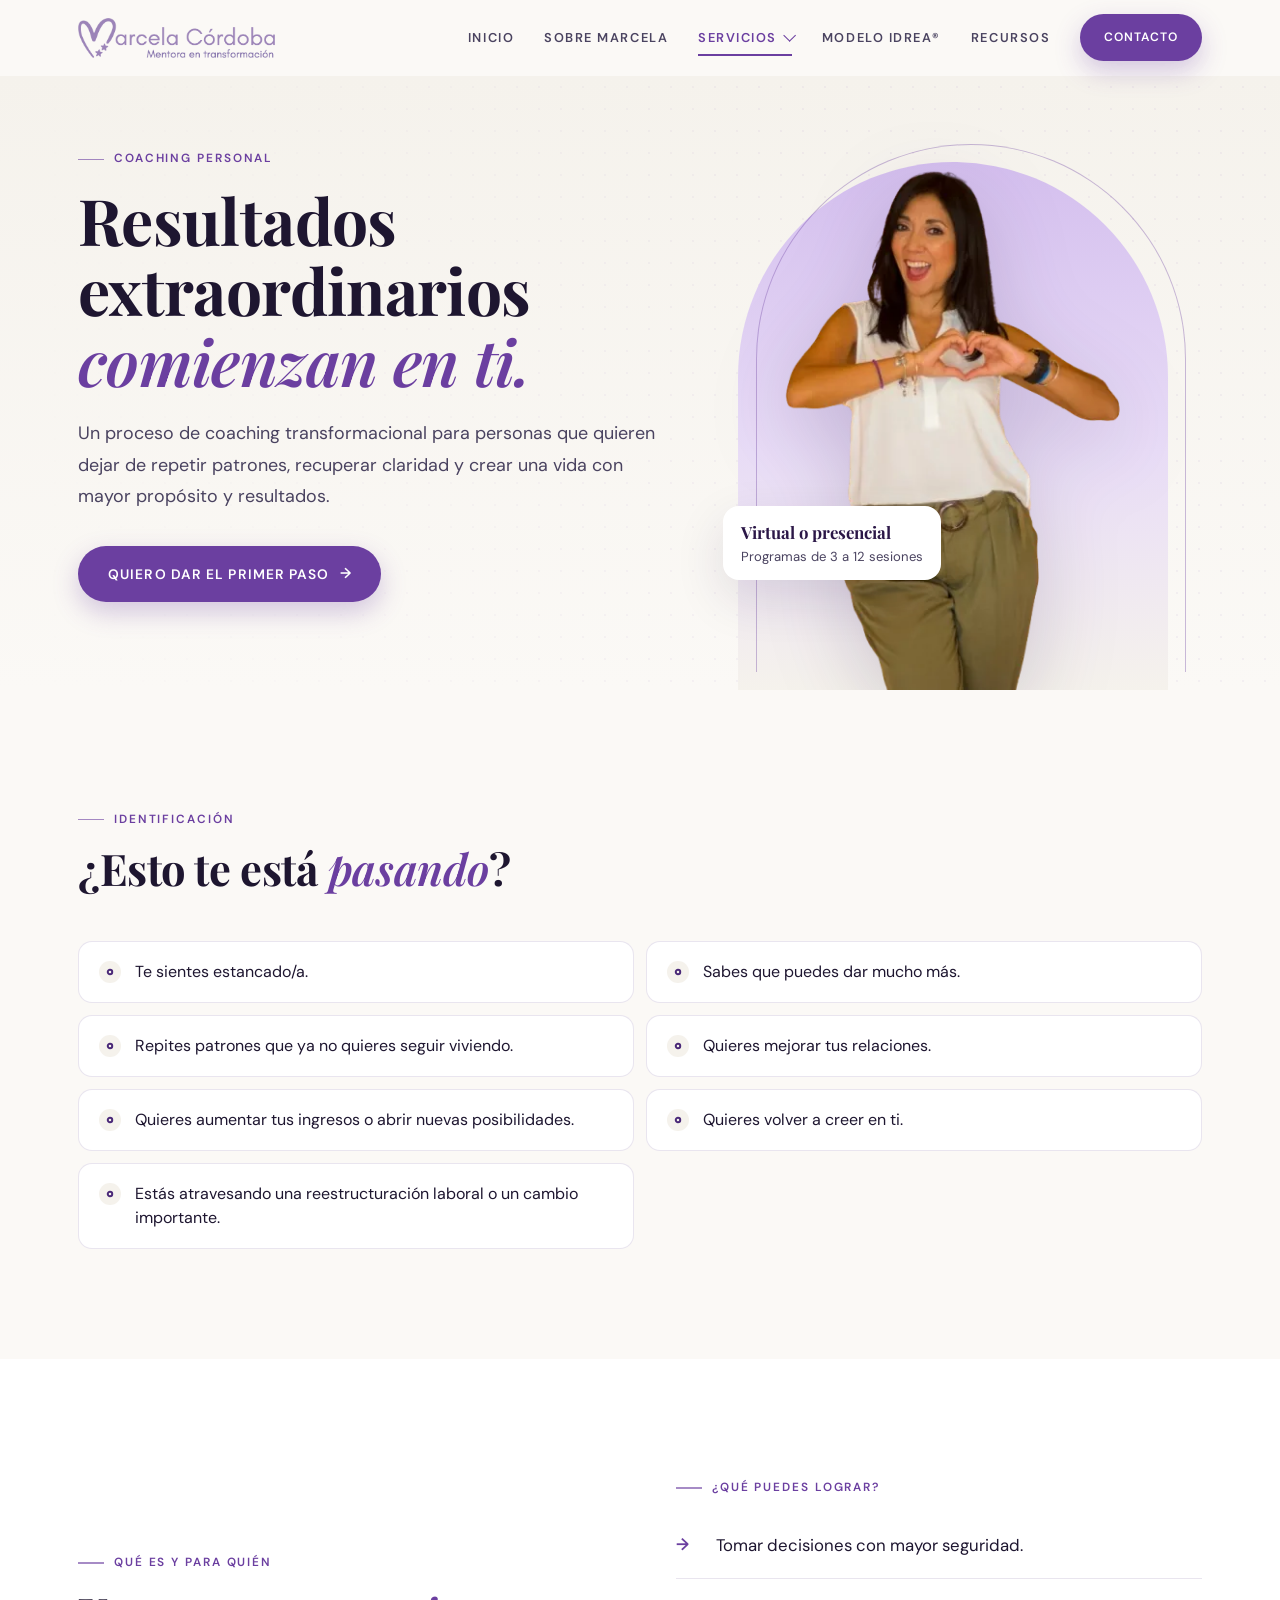
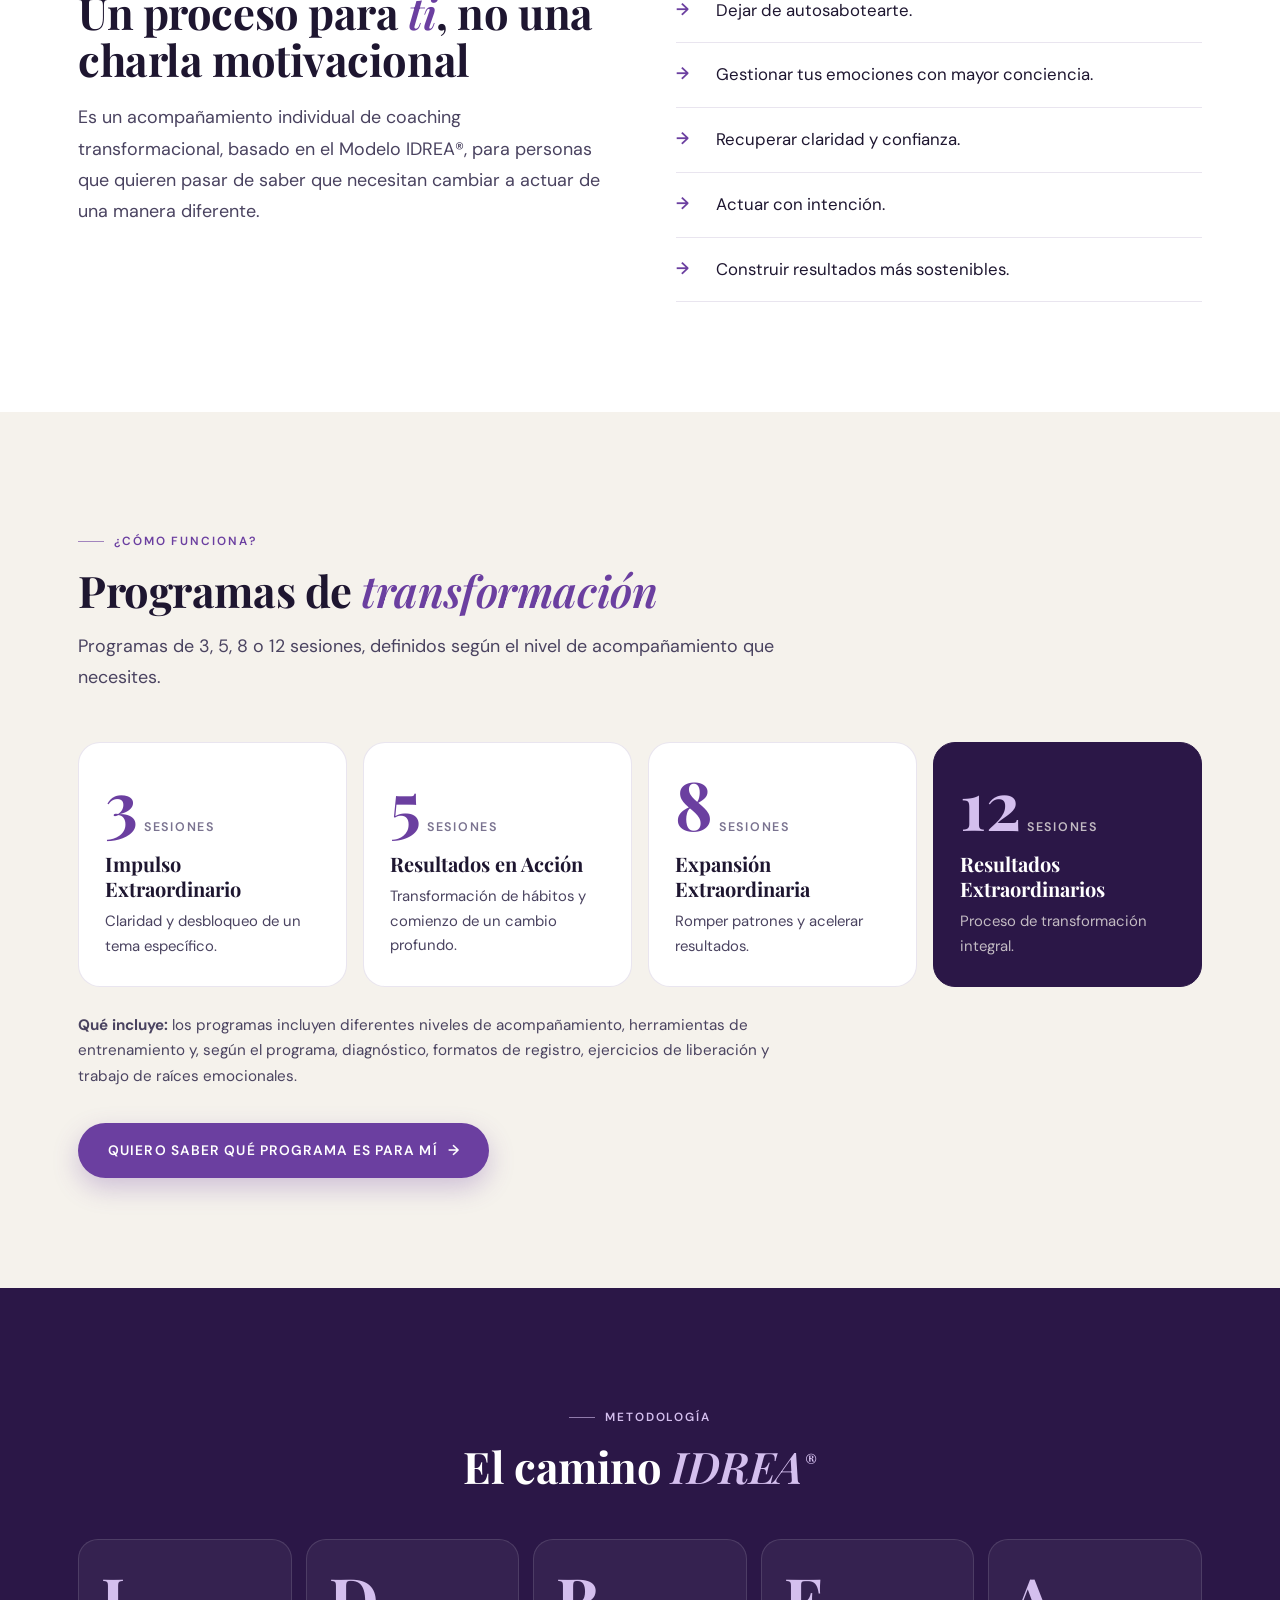
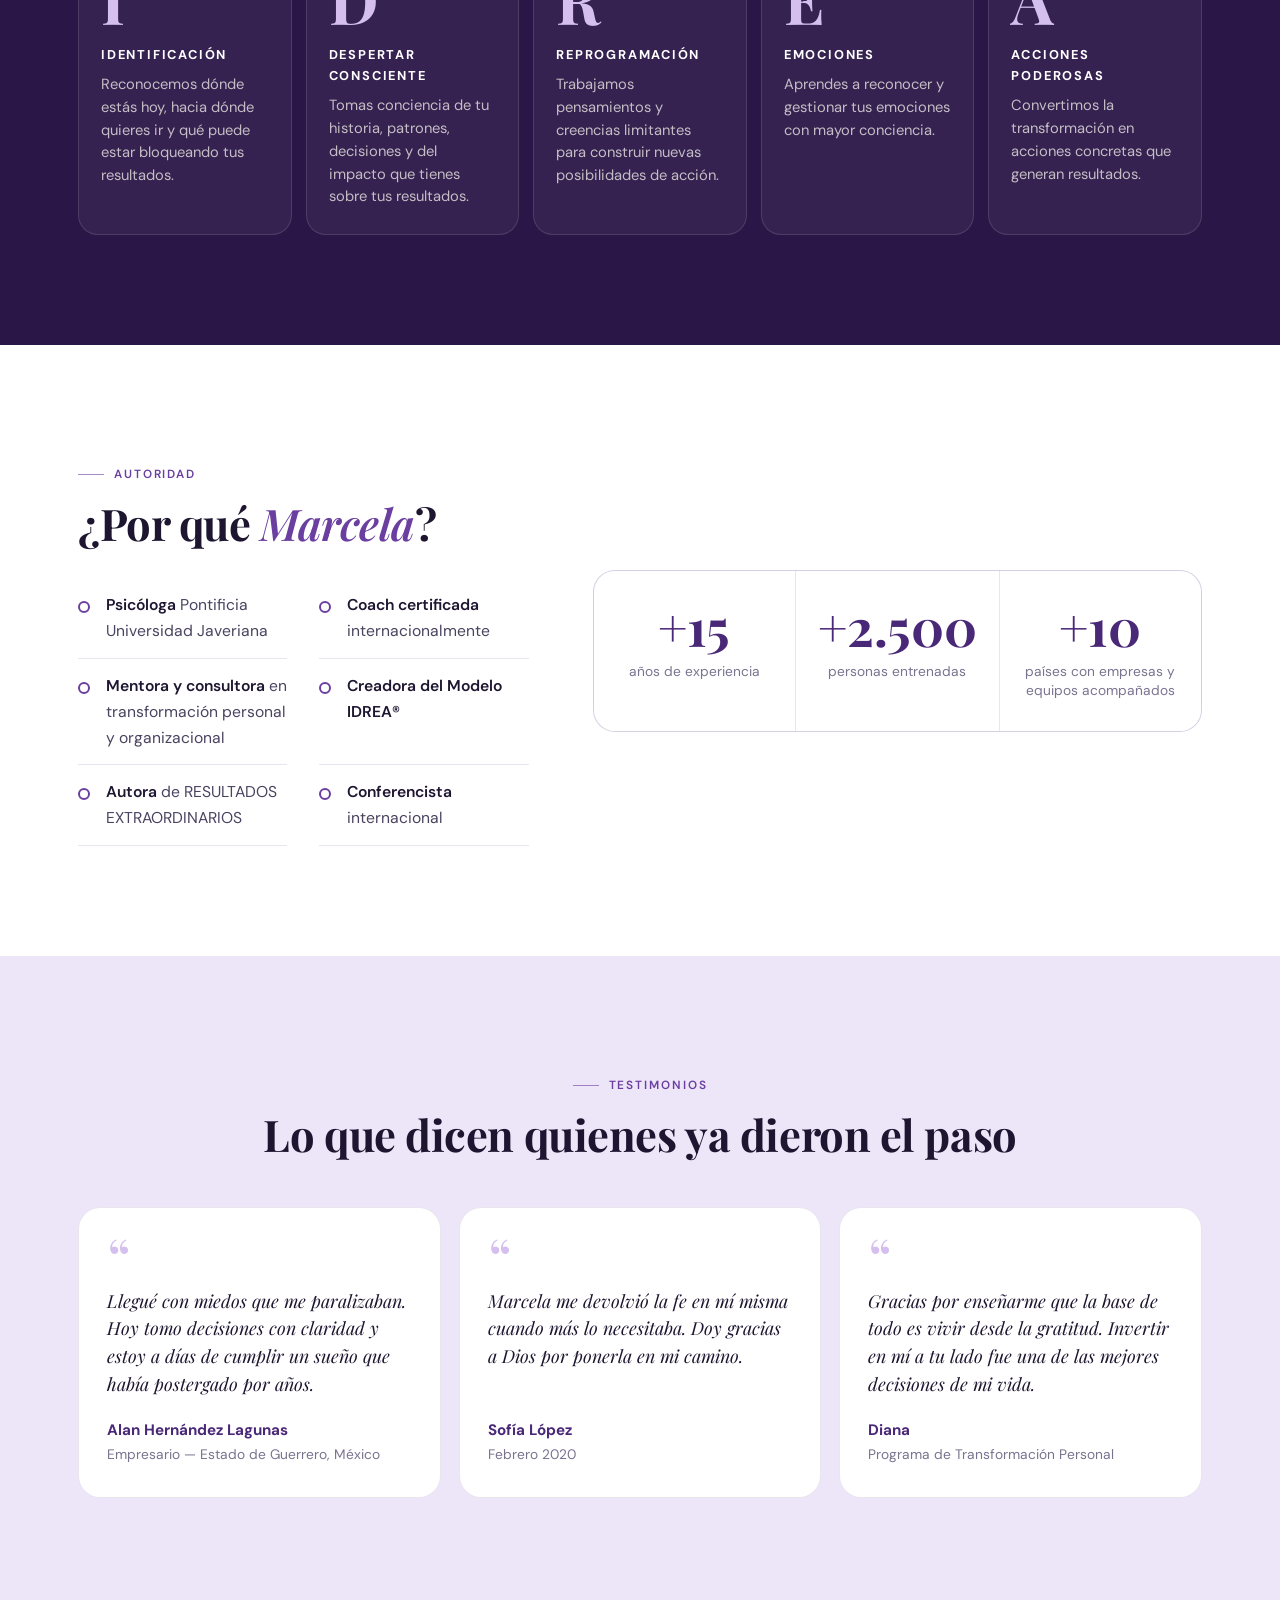
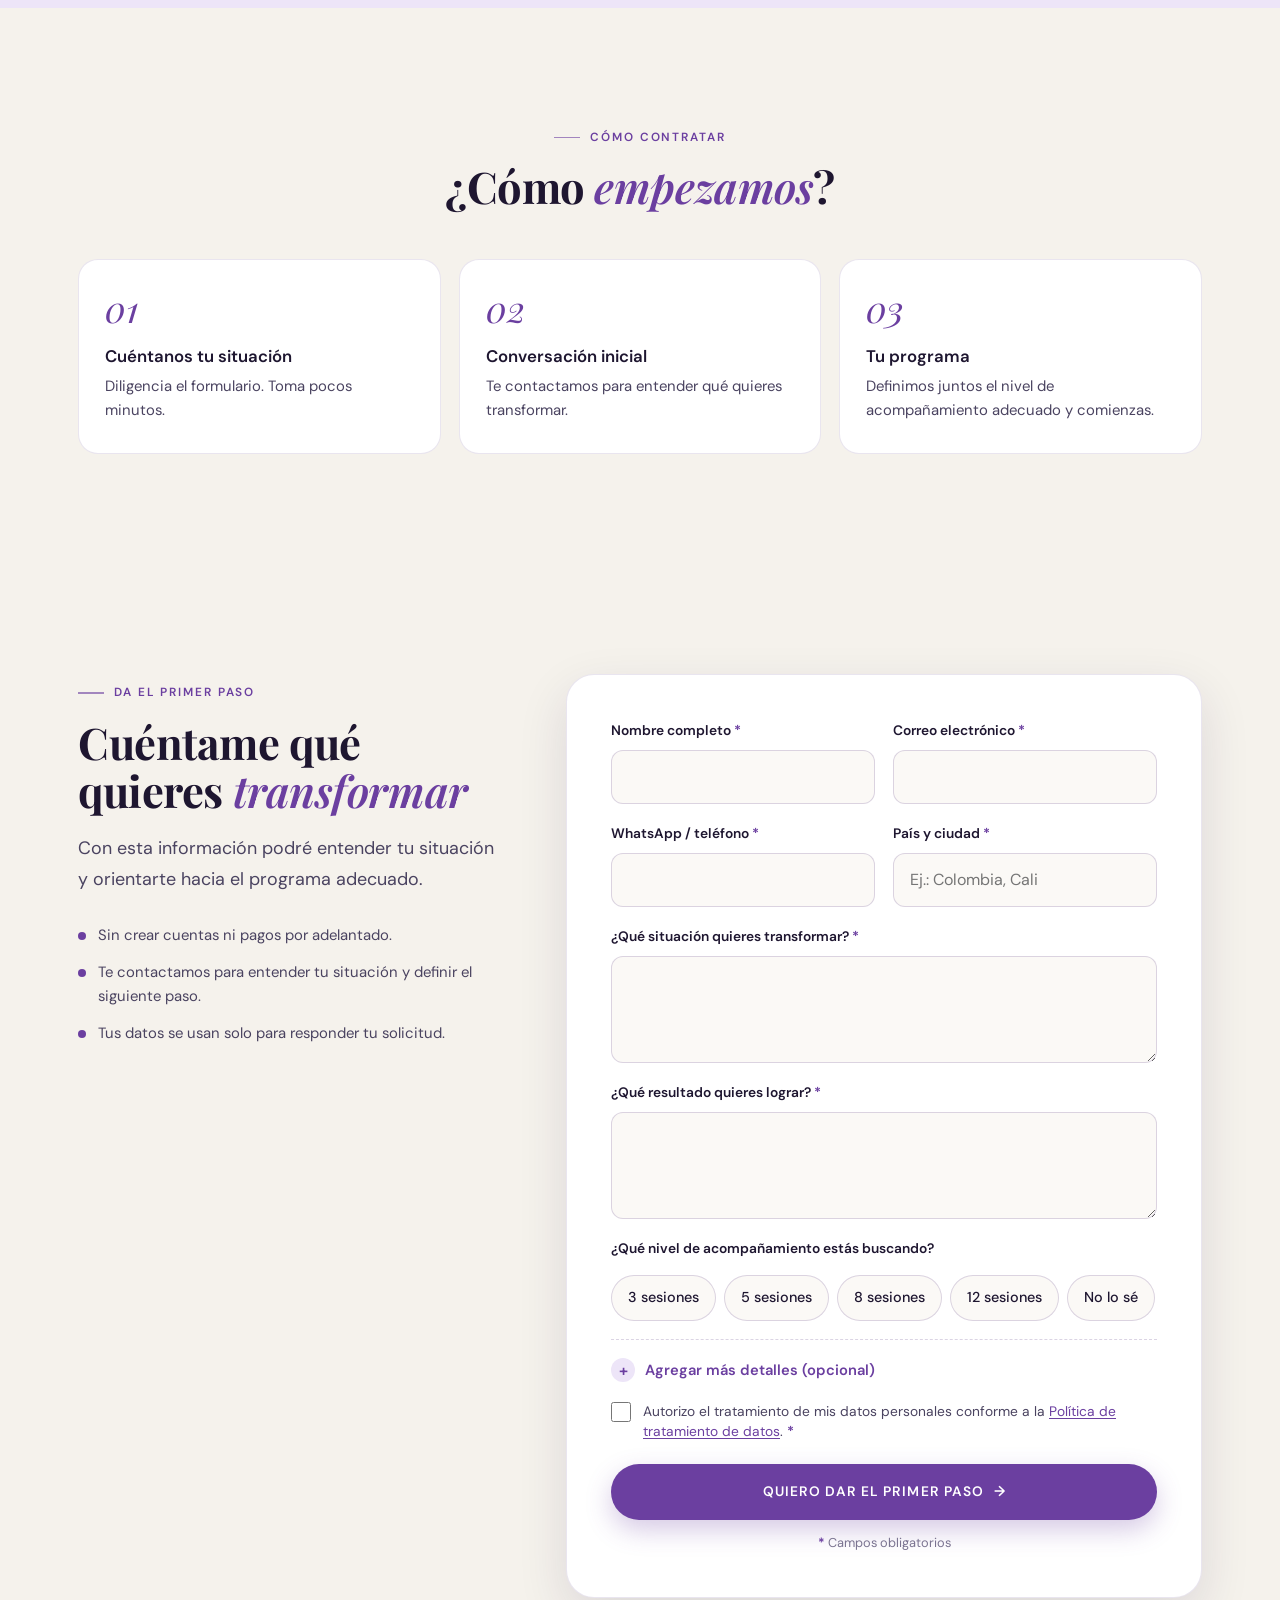
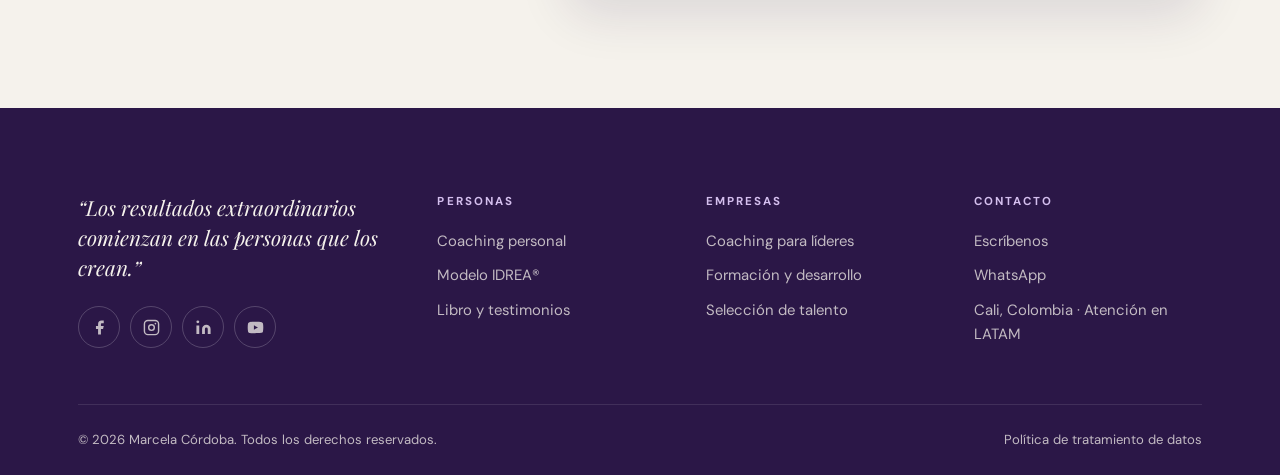
<file: coaching-personal/index.html>
<!DOCTYPE html>
<html lang="es">
<head>
  <meta charset="UTF-8" />
  <meta name="viewport" content="width=device-width, initial-scale=1.0" />
  <title>Coaching personal | Marcela Córdoba</title>
  <meta name="description" content="Coaching transformacional para dejar de repetir patrones, recuperar claridad y crear resultados extraordinarios. Programas de 3, 5, 8 o 12 sesiones. Virtual o presencial." />
  
  <link rel="canonical" href="https://marcelacordoba.com/coaching-personal/" />
  <meta property="og:type" content="website" />
  <meta property="og:locale" content="es_CO" />
  <meta property="og:site_name" content="Marcela Córdoba" />
  <meta property="og:title" content="Coaching personal | Marcela Córdoba" />
  <meta property="og:description" content="Coaching transformacional para dejar de repetir patrones, recuperar claridad y crear resultados extraordinarios. Programas de 3, 5, 8 o 12 sesiones. Virtual o presencial." />
  <meta property="og:url" content="https://marcelacordoba.com/coaching-personal/" />
  <meta property="og:image" content="https://marcelacordoba.com/img/og-image.jpg" />
  <meta name="twitter:card" content="summary_large_image" />
  <meta name="theme-color" content="#2B1747" />
  <link rel="icon" href="../favicon.svg" type="image/svg+xml" />
  <link rel="icon" href="../favicon-32.png" sizes="32x32" type="image/png" />
  <link rel="apple-touch-icon" href="../apple-touch-icon.png" />
  <link rel="preconnect" href="https://fonts.googleapis.com" />
  <link rel="preconnect" href="https://fonts.gstatic.com" crossorigin />
  <link href="https://fonts.googleapis.com/css2?family=Playfair+Display:ital,wght@0,400;0,600;0,700;1,400;1,600&family=DM+Sans:opsz,wght@9..40,400;9..40,500;9..40,600;9..40,700&display=swap" rel="stylesheet" />
  <link rel="stylesheet" href="../styles.css" />
  <script type="application/ld+json">{"@context": "https://schema.org", "@type": "Service", "name": "Coaching personal", "provider": {"@type": "Person", "name": "Marcela Córdoba"}, "areaServed": "Latinoamérica", "url": "https://marcelacordoba.com/coaching-personal/"}</script>
</head>
<body>
<a class="skip" href="#contenido">Saltar al contenido</a>
<header class="nav" id="nav">
  <div class="wrap nav-inner">
    <a href="../" class="nav-logo" aria-label="Marcela Córdoba — Inicio"><img src="../img/logo.png" alt="Marcela Córdoba" width="566" height="115" /></a>
    <button class="burger" id="burger" aria-label="Abrir menú" aria-expanded="false" aria-controls="menu"><span></span><span></span><span></span></button>
    <nav aria-label="Principal">
      <ul class="nav-menu" id="menu">
        <li><a class="nav-link" href="../">Inicio</a></li>
        <li><a class="nav-link" href="../sobre-marcela/">Sobre Marcela</a></li>
        <li class="has-sub">
          <button class="nav-link" aria-expanded="false" aria-haspopup="true" aria-current="page">Servicios <i class="caret" aria-hidden="true"></i></button>
          <div class="sub">
            <div>
              <p class="sub-label">Personas</p>
              <a href="../coaching-personal/">Coaching personal<small>Claridad, patrones y resultados</small></a>
            </div>
            <div>
              <p class="sub-label">Empresas</p>
              <a href="../coaching-lideres/">Coaching para líderes<small>Liderazgo consciente</small></a>
              <a href="../formacion-desarrollo-talento/">Formación y desarrollo de talento<small>Talleres y programas</small></a>
              <a href="../seleccion-talento/">Atracción y selección de talento<small>La persona adecuada</small></a>
            </div>
          </div>
        </li>
        <li><a class="nav-link" href="../modelo-idrea/">Modelo IDREA®</a></li>
        <li><a class="nav-link" href="../recursos/">Recursos</a></li>
        <li><a class="btn btn-primary nav-cta" href="../contacto/">Contacto</a></li>
      </ul>
    </nav>
  </div>
</header>
<main id="contenido">
<section class="hero page-hero">
  <div class="wrap hero-grid">
    <div class="hero-copy">
      <p class="eyebrow">Coaching personal</p>
      <h1 class="h1">Resultados extraordinarios <em>comienzan en ti.</em></h1>
      <p class="lead">Un proceso de coaching transformacional para personas que quieren dejar de repetir patrones, recuperar claridad y crear una vida con mayor propósito y resultados.</p>
      <div class="btn-row"><a class="btn btn-primary" href="#formulario">Quiero dar el primer paso</a></div>
      
    </div>
    <div class="portal">
      <img src="../img/marcela-corazon.webp" alt="Marcela Córdoba" fetchpriority="high" />
      <div class="portal-badge"><strong>Virtual o presencial</strong>Programas de 3 a 12 sesiones</div>
    </div>
  </div>
</section>
<section class="section bg-paper">
  <div class="wrap">
    <div class="section-head reveal"><p class="eyebrow">Identificación</p><h2 class="h2">¿Esto te está <em>pasando</em>?</h2></div>
    <ul class="checks two mirror"><li class="reveal">Te sientes estancado/a.</li><li class="reveal">Sabes que puedes dar mucho más.</li><li class="reveal">Repites patrones que ya no quieres seguir viviendo.</li><li class="reveal">Quieres mejorar tus relaciones.</li><li class="reveal">Quieres aumentar tus ingresos o abrir nuevas posibilidades.</li><li class="reveal">Quieres volver a creer en ti.</li><li class="reveal">Estás atravesando una reestructuración laboral o un cambio importante.</li></ul>
  </div>
</section>

<section class="section bg-white">
  <div class="wrap split">
    <div class="reveal">
      <p class="eyebrow">Qué es y para quién</p>
      <h2 class="h2">Un proceso para <em>ti</em>, no una charla motivacional</h2>
      <p class="lead" style="margin-top:18px">Es un acompañamiento individual de coaching transformacional, basado en el Modelo IDREA®, para personas que quieren pasar de saber que necesitan cambiar a actuar de una manera diferente.</p>
    </div>
    <div class="reveal">
      <p class="eyebrow">¿Qué puedes lograr?</p>
      <ul class="arrow-list">
        <li>Tomar decisiones con mayor seguridad.</li>
        <li>Dejar de autosabotearte.</li>
        <li>Gestionar tus emociones con mayor conciencia.</li>
        <li>Recuperar claridad y confianza.</li>
        <li>Actuar con intención.</li>
        <li>Construir resultados más sostenibles.</li>
      </ul>
    </div>
  </div>
</section>

<section class="section bg-cream">
  <div class="wrap">
    <div class="section-head reveal"><p class="eyebrow">¿Cómo funciona?</p><h2 class="h2">Programas de <em>transformación</em></h2><p class="lead">Programas de 3, 5, 8 o 12 sesiones, definidos según el nivel de acompañamiento que necesites.</p></div>
    <div class="programs">
      <article class="program reveal"><div class="program-n">3<small>sesiones</small></div><h3>Impulso Extraordinario</h3><p>Claridad y desbloqueo de un tema específico.</p></article>
      <article class="program reveal"><div class="program-n">5<small>sesiones</small></div><h3>Resultados en Acción</h3><p>Transformación de hábitos y comienzo de un cambio profundo.</p></article>
      <article class="program reveal"><div class="program-n">8<small>sesiones</small></div><h3>Expansión Extraordinaria</h3><p>Romper patrones y acelerar resultados.</p></article>
      <article class="program reveal"><div class="program-n">12<small>sesiones</small></div><h3>Resultados Extraordinarios</h3><p>Proceso de transformación integral.</p></article>
    </div>
    <p class="note reveal"><strong>Qué incluye:</strong> los programas incluyen diferentes niveles de acompañamiento, herramientas de entrenamiento y, según el programa, diagnóstico, formatos de registro, ejercicios de liberación y trabajo de raíces emocionales.</p>
    <div class="btn-row reveal"><a class="btn btn-primary" href="#formulario">Quiero saber qué programa es para mí</a></div>
  </div>
</section>

<section class="section bg-plum">
  <div class="wrap">
    <div class="section-head center reveal"><p class="eyebrow">Metodología</p><h2 class="h2">El camino <em>IDREA<sup>®</sup></em></h2></div>
    <div class="idrea-row">
      <div class="idrea-item reveal"><div class="idrea-letter">I</div><h3>Identificación</h3><p>Reconocemos dónde estás hoy, hacia dónde quieres ir y qué puede estar bloqueando tus resultados.</p></div><div class="idrea-item reveal"><div class="idrea-letter">D</div><h3>Despertar consciente</h3><p>Tomas conciencia de tu historia, patrones, decisiones y del impacto que tienes sobre tus resultados.</p></div><div class="idrea-item reveal"><div class="idrea-letter">R</div><h3>Reprogramación</h3><p>Trabajamos pensamientos y creencias limitantes para construir nuevas posibilidades de acción.</p></div><div class="idrea-item reveal"><div class="idrea-letter">E</div><h3>Emociones</h3><p>Aprendes a reconocer y gestionar tus emociones con mayor conciencia.</p></div><div class="idrea-item reveal"><div class="idrea-letter">A</div><h3>Acciones poderosas</h3><p>Convertimos la transformación en acciones concretas que generan resultados.</p></div>
    </div>
  </div>
</section>
<section class="section bg-white">
  <div class="wrap authority">
    <div class="reveal">
      <p class="eyebrow">Autoridad</p>
      <h2 class="h2">¿Por qué <em>Marcela</em>?</h2>
      <ul class="cred-list"><li><strong>Psicóloga</strong> Pontificia Universidad Javeriana</li><li><strong>Coach certificada</strong> internacionalmente</li><li><strong>Mentora y consultora</strong> en transformación personal y organizacional</li><li><strong>Creadora del Modelo IDREA®</strong> </li><li><strong>Autora</strong> de RESULTADOS EXTRAORDINARIOS</li><li><strong>Conferencista</strong> internacional</li></ul>
    </div>
    <div class="reveal">
      <div class="stats-band">
        <div><strong>+15</strong><span>años de experiencia</span></div>
        <div><strong>+2.500</strong><span>personas entrenadas</span></div>
        <div><strong>+10</strong><span>países con empresas y equipos acompañados</span></div>
      </div>
    </div>
  </div>
</section>
<section class="section bg-lav">
  <div class="wrap">
    <div class="section-head center reveal"><p class="eyebrow">Testimonios</p><h2 class="h2">Lo que dicen quienes ya dieron el paso</h2></div>
    <div class="quotes"><figure class="quote reveal"><p>Llegué con miedos que me paralizaban. Hoy tomo decisiones con claridad y estoy a días de cumplir un sueño que había postergado por años.</p><cite><strong>Alan Hernández Lagunas</strong>Empresario — Estado de Guerrero, México</cite></figure><figure class="quote reveal"><p>Marcela me devolvió la fe en mí misma cuando más lo necesitaba. Doy gracias a Dios por ponerla en mi camino.</p><cite><strong>Sofía López</strong>Febrero 2020</cite></figure><figure class="quote reveal"><p>Gracias por enseñarme que la base de todo es vivir desde la gratitud. Invertir en mí a tu lado fue una de las mejores decisiones de mi vida.</p><cite><strong>Diana</strong>Programa de Transformación Personal</cite></figure></div>
  </div>
</section>
<section class="section bg-cream">
  <div class="wrap">
    <div class="section-head center reveal"><p class="eyebrow">Cómo contratar</p><h2 class="h2">¿Cómo <em>empezamos</em>?</h2></div>
    <div class="steps" style="--n:3"><div class="step reveal"><h3>Cuéntanos tu situación</h3><p>Diligencia el formulario. Toma pocos minutos.</p></div><div class="step reveal"><h3>Conversación inicial</h3><p>Te contactamos para entender qué quieres transformar.</p></div><div class="step reveal"><h3>Tu programa</h3><p>Definimos juntos el nivel de acompañamiento adecuado y comienzas.</p></div></div>
  </div>
</section>
<section class="section form-section" id="formulario">
  <div class="wrap form-layout">
    <div class="form-aside reveal">
      <p class="eyebrow">Da el primer paso</p>
      <h2 class="h2">Cuéntame qué quieres <em>transformar</em></h2>
      <p class="lead">Con esta información podré entender tu situación y orientarte hacia el programa adecuado.</p>
      <ul class="reassure"><li>Sin crear cuentas ni pagos por adelantado.</li><li>Te contactamos para entender tu situación y definir el siguiente paso.</li><li>Tus datos se usan solo para responder tu solicitud.</li></ul>
    </div>
    <div class="form-card reveal">
      <form class="lead-form" data-service="Coaching personal" novalidate>
        <input type="checkbox" name="botcheck" class="hp" tabindex="-1" autocomplete="off" aria-hidden="true" />
        <div class="field"><label for="f-nombre-personal">Nombre completo <span class="req" aria-hidden="true">*</span></label><input class="input" type="text" id="f-nombre-personal" name="nombre" autocomplete="name" required /></div><div class="field"><label for="f-correo-personal">Correo electrónico <span class="req" aria-hidden="true">*</span></label><input class="input" type="email" id="f-correo-personal" name="correo" autocomplete="email" required /></div><div class="field"><label for="f-whatsapp-personal">WhatsApp / teléfono <span class="req" aria-hidden="true">*</span></label><input class="input" type="tel" id="f-whatsapp-personal" name="whatsapp" autocomplete="tel" inputmode="tel" required /></div><div class="field"><label for="f-pais_ciudad-personal">País y ciudad <span class="req" aria-hidden="true">*</span></label><input class="input" type="text" id="f-pais_ciudad-personal" name="pais_ciudad" placeholder="Ej.: Colombia, Cali" required /></div><div class="field full"><label for="f-situacion-personal">¿Qué situación quieres transformar? <span class="req" aria-hidden="true">*</span></label><textarea class="input" id="f-situacion-personal" name="situacion" rows="3" maxlength="1200" required></textarea></div><div class="field full"><label for="f-resultado_esperado-personal">¿Qué resultado quieres lograr? <span class="req" aria-hidden="true">*</span></label><textarea class="input" id="f-resultado_esperado-personal" name="resultado_esperado" rows="3" maxlength="1200" required></textarea></div><fieldset class="field chips full"><legend>¿Qué nivel de acompañamiento estás buscando?</legend><label><input type="radio" name="nivel_acompanamiento" value="3 sesiones" /><span>3 sesiones</span></label><label><input type="radio" name="nivel_acompanamiento" value="5 sesiones" /><span>5 sesiones</span></label><label><input type="radio" name="nivel_acompanamiento" value="8 sesiones" /><span>8 sesiones</span></label><label><input type="radio" name="nivel_acompanamiento" value="12 sesiones" /><span>12 sesiones</span></label><label><input type="radio" name="nivel_acompanamiento" value="No lo sé" /><span>No lo sé</span></label></fieldset>
        <details><summary>Agregar más detalles (opcional)</summary><div class="more"><div class="field full"><label for="f-que_ha_intentado-personal">¿Qué has intentado hasta ahora?</label><textarea class="input" id="f-que_ha_intentado-personal" name="que_ha_intentado" rows="3" maxlength="1200"></textarea></div><div class="field full"><label for="f-como_nos_conocio-personal">¿Cómo te enteraste de Marcela?</label><select class="input" id="f-como_nos_conocio-personal" name="como_nos_conocio"><option value="" disabled selected>Selecciona una opción</option><option>Instagram</option><option>LinkedIn</option><option>Facebook</option><option>YouTube</option><option>Google</option><option>Recomendación</option><option>Evento o conferencia</option><option>Libro</option><option>Otro</option></select></div></div></details>
        <label class="consent field"><input type="checkbox" name="autorizacion_datos" value="Sí autorizo" required /><span>Autorizo el tratamiento de mis datos personales conforme a la <a href="../politica-de-datos/" target="_blank">Política de tratamiento de datos</a>. <span class="req" aria-hidden="true">*</span></span></label>
        <div class="form-error" role="alert"></div>
        <div class="form-foot">
          <button type="submit" class="btn btn-primary btn-block">Quiero dar el primer paso</button>
          <small><span class="req">*</span> Campos obligatorios</small>
        </div>
      </form>
      <div class="form-success" role="status" aria-live="polite">
        <div class="seal"><svg width="34" height="34" viewBox="0 0 24 24" fill="none" stroke="currentColor" stroke-width="2.4" stroke-linecap="round" stroke-linejoin="round"><polyline points="20 6 9 17 4 12"/></svg></div>
        <h3>Gracias. Ya diste el primer paso.</h3>
        <p>Recibimos tu información. Revisaremos tu solicitud y nos pondremos en contacto contigo para conocer mejor tu situación y definir el siguiente paso.</p>
      </div>
    </div>
  </div>
</section>
</main>
<footer class="footer">
  <div class="wrap">
    <div class="footer-grid">
      <div class="footer-brand">
        <p>“Los resultados extraordinarios comienzan en las personas que los crean.”</p>
        <div class="socials"><a href="https://www.facebook.com/profile.php?id=100073081083737" target="_blank" rel="noopener" aria-label="Facebook"><svg viewBox="0 0 24 24" fill="currentColor"><path d="M18 2h-3a5 5 0 00-5 5v3H7v4h3v8h4v-8h3l1-4h-4V7a1 1 0 011-1h3z"/></svg></a><a href="https://www.instagram.com/marcelacordobamentora/" target="_blank" rel="noopener" aria-label="Instagram"><svg viewBox="0 0 24 24" fill="none" stroke="currentColor" stroke-width="2" stroke-linecap="round" stroke-linejoin="round"><rect x="2" y="2" width="20" height="20" rx="5"/><circle cx="12" cy="12" r="4"/><circle cx="17.5" cy="6.5" r="1.2" fill="currentColor" stroke="none"/></svg></a><a href="https://www.linkedin.com/in/marcelacordobamentora/" target="_blank" rel="noopener" aria-label="LinkedIn"><svg viewBox="0 0 24 24" fill="currentColor"><path d="M16 8a6 6 0 016 6v7h-4v-7a2 2 0 00-4 0v7h-4v-7a6 6 0 016-6zM2 9h4v12H2z"/><circle cx="4" cy="4" r="2"/></svg></a><a href="https://www.youtube.com/@Marcelacordobamentora" target="_blank" rel="noopener" aria-label="YouTube"><svg viewBox="0 0 24 24" fill="currentColor"><path d="M22.54 6.42a2.78 2.78 0 00-1.95-1.96C18.88 4 12 4 12 4s-6.88 0-8.59.46a2.78 2.78 0 00-1.95 1.96A29 29 0 001 12a29 29 0 00.46 5.58A2.78 2.78 0 003.41 19.6C5.12 20 12 20 12 20s6.88 0 8.59-.46a2.78 2.78 0 001.95-1.95A29 29 0 0023 12a29 29 0 00-.46-5.58zM9.75 15.02V8.98L15.5 12l-5.75 3.02z"/></svg></a></div>
      </div>
      <div>
        <h4>Personas</h4>
        <ul><li><a href="../coaching-personal/">Coaching personal</a></li><li><a href="../modelo-idrea/">Modelo IDREA®</a></li><li><a href="../recursos/">Libro y testimonios</a></li></ul>
      </div>
      <div>
        <h4>Empresas</h4>
        <ul><li><a href="../coaching-lideres/">Coaching para líderes</a></li><li><a href="../formacion-desarrollo-talento/">Formación y desarrollo</a></li><li><a href="../seleccion-talento/">Selección de talento</a></li></ul>
      </div>
      <div>
        <h4>Contacto</h4>
        <ul>
          <li><a href="../contacto/">Escríbenos</a></li>
          <li data-wa-wrap><a data-wa href="#" target="_blank" rel="noopener">WhatsApp</a></li>
          <li data-email-wrap><a data-email href="#"></a></li>
          <li>Cali, Colombia · Atención en LATAM</li>
        </ul>
      </div>
    </div>
    <div class="footer-bottom">
      <p>© <span id="year">2026</span> Marcela Córdoba. Todos los derechos reservados.</p>
      <nav aria-label="Legal"><a href="../politica-de-datos/">Política de tratamiento de datos</a></nav>
    </div>
  </div>
</footer>
<div class="mobile-cta"><a class="btn btn-primary" href="#formulario">Quiero dar el primer paso</a></div>
<script src="../config.js"></script>
<script src="../script.js"></script>
</body>
</html>
</file>
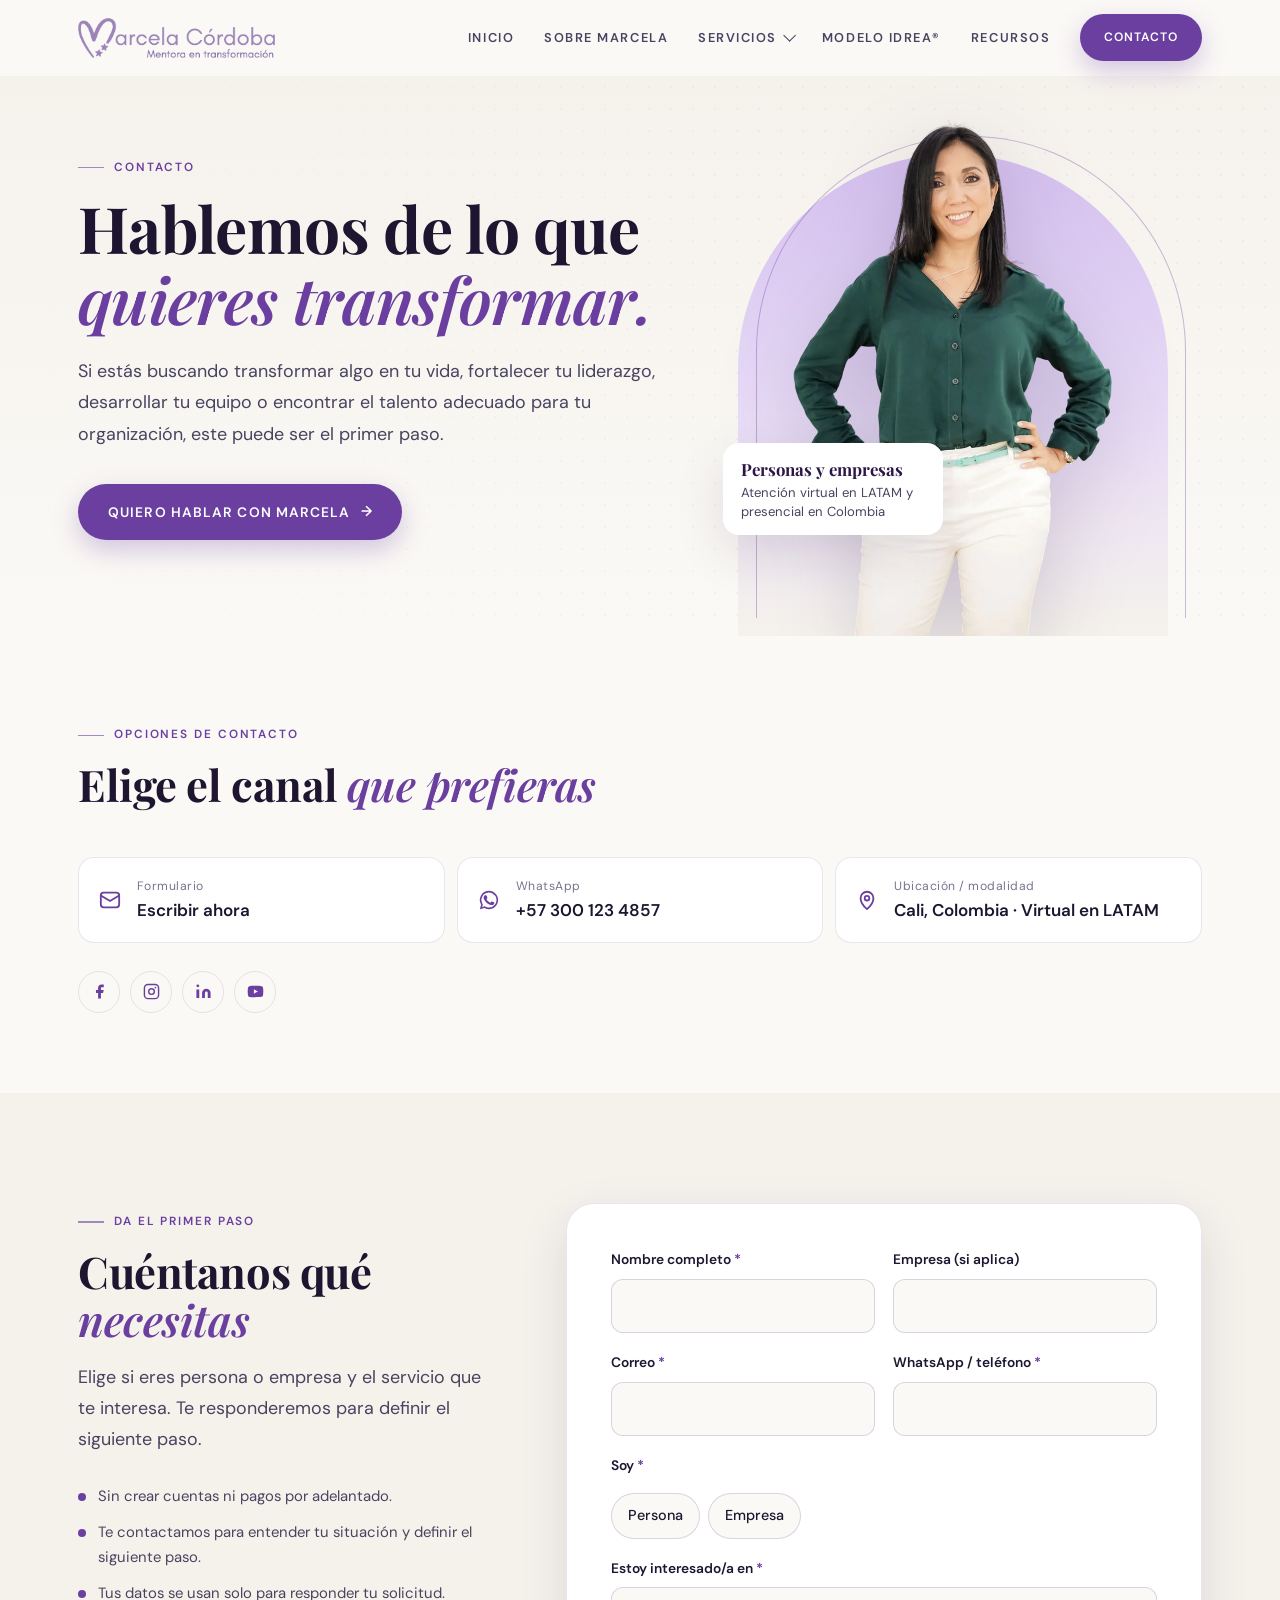
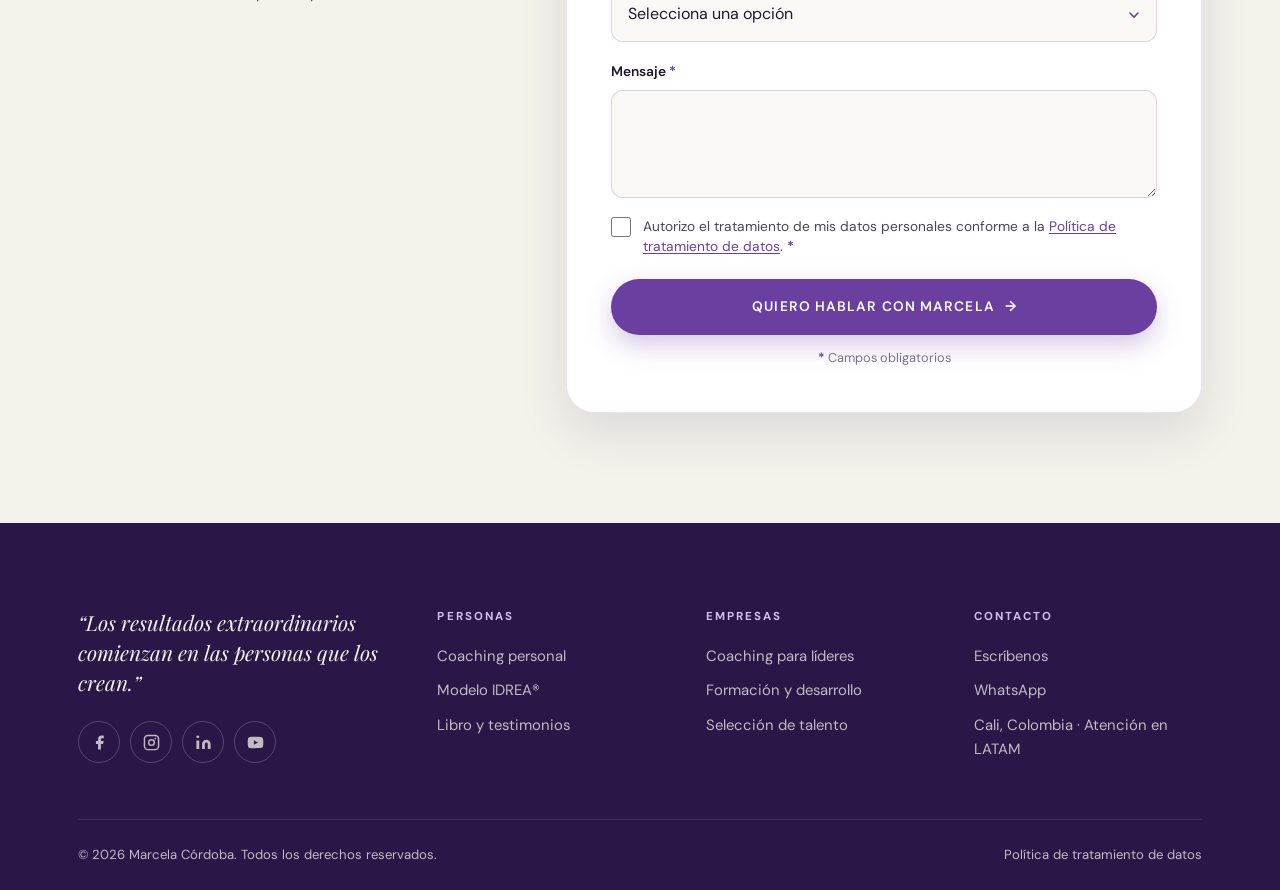
<file: contacto/index.html>
<!DOCTYPE html>
<html lang="es">
<head>
  <meta charset="UTF-8" />
  <meta name="viewport" content="width=device-width, initial-scale=1.0" />
  <title>Contacto | Marcela Córdoba</title>
  <meta name="description" content="Hablemos de lo que quieres transformar: coaching personal, coaching para líderes, formación de equipos o selección de talento. Escríbenos o contáctanos por WhatsApp." />
  
  <link rel="canonical" href="https://marcelacordoba.com/contacto/" />
  <meta property="og:type" content="website" />
  <meta property="og:locale" content="es_CO" />
  <meta property="og:site_name" content="Marcela Córdoba" />
  <meta property="og:title" content="Contacto | Marcela Córdoba" />
  <meta property="og:description" content="Hablemos de lo que quieres transformar: coaching personal, coaching para líderes, formación de equipos o selección de talento. Escríbenos o contáctanos por WhatsApp." />
  <meta property="og:url" content="https://marcelacordoba.com/contacto/" />
  <meta property="og:image" content="https://marcelacordoba.com/img/og-image.jpg" />
  <meta name="twitter:card" content="summary_large_image" />
  <meta name="theme-color" content="#2B1747" />
  <link rel="icon" href="../favicon.svg" type="image/svg+xml" />
  <link rel="icon" href="../favicon-32.png" sizes="32x32" type="image/png" />
  <link rel="apple-touch-icon" href="../apple-touch-icon.png" />
  <link rel="preconnect" href="https://fonts.googleapis.com" />
  <link rel="preconnect" href="https://fonts.gstatic.com" crossorigin />
  <link href="https://fonts.googleapis.com/css2?family=Playfair+Display:ital,wght@0,400;0,600;0,700;1,400;1,600&family=DM+Sans:opsz,wght@9..40,400;9..40,500;9..40,600;9..40,700&display=swap" rel="stylesheet" />
  <link rel="stylesheet" href="../styles.css" />
  
</head>
<body>
<a class="skip" href="#contenido">Saltar al contenido</a>
<header class="nav" id="nav">
  <div class="wrap nav-inner">
    <a href="../" class="nav-logo" aria-label="Marcela Córdoba — Inicio"><img src="../img/logo.png" alt="Marcela Córdoba" width="566" height="115" /></a>
    <button class="burger" id="burger" aria-label="Abrir menú" aria-expanded="false" aria-controls="menu"><span></span><span></span><span></span></button>
    <nav aria-label="Principal">
      <ul class="nav-menu" id="menu">
        <li><a class="nav-link" href="../">Inicio</a></li>
        <li><a class="nav-link" href="../sobre-marcela/">Sobre Marcela</a></li>
        <li class="has-sub">
          <button class="nav-link" aria-expanded="false" aria-haspopup="true">Servicios <i class="caret" aria-hidden="true"></i></button>
          <div class="sub">
            <div>
              <p class="sub-label">Personas</p>
              <a href="../coaching-personal/">Coaching personal<small>Claridad, patrones y resultados</small></a>
            </div>
            <div>
              <p class="sub-label">Empresas</p>
              <a href="../coaching-lideres/">Coaching para líderes<small>Liderazgo consciente</small></a>
              <a href="../formacion-desarrollo-talento/">Formación y desarrollo de talento<small>Talleres y programas</small></a>
              <a href="../seleccion-talento/">Atracción y selección de talento<small>La persona adecuada</small></a>
            </div>
          </div>
        </li>
        <li><a class="nav-link" href="../modelo-idrea/">Modelo IDREA®</a></li>
        <li><a class="nav-link" href="../recursos/">Recursos</a></li>
        <li><a class="btn btn-primary nav-cta" href="../contacto/">Contacto</a></li>
      </ul>
    </nav>
  </div>
</header>
<main id="contenido">
<section class="hero page-hero">
  <div class="wrap hero-grid">
    <div class="hero-copy">
      <p class="eyebrow">Contacto</p>
      <h1 class="h1">Hablemos de lo que <em>quieres transformar.</em></h1>
      <p class="lead">Si estás buscando transformar algo en tu vida, fortalecer tu liderazgo, desarrollar tu equipo o encontrar el talento adecuado para tu organización, este puede ser el primer paso.</p>
      <div class="btn-row"><a class="btn btn-primary" href="#formulario">Quiero hablar con Marcela</a></div>
      
    </div>
    <div class="portal">
      <img src="../img/marcela-verde.webp" alt="Marcela Córdoba" fetchpriority="high" />
      <div class="portal-badge"><strong>Personas y empresas</strong>Atención virtual en LATAM y presencial en Colombia</div>
    </div>
  </div>
</section>
<section class="section tight bg-paper">
  <div class="wrap">
    <div class="section-head reveal"><p class="eyebrow">Opciones de contacto</p><h2 class="h2">Elige el canal <em>que prefieras</em></h2></div>
    <div class="contact-options" style="grid-template-columns:repeat(auto-fit,minmax(240px,1fr))">
      <a href="#formulario" class="reveal"><svg viewBox="0 0 24 24" fill="none" stroke="currentColor" stroke-width="2" stroke-linecap="round" stroke-linejoin="round"><rect x="2" y="4" width="20" height="16" rx="3"/><path d="m22 7-10 6L2 7"/></svg><div><small>Formulario</small><span>Escribir ahora</span></div></a>
      <a data-wa href="#" target="_blank" rel="noopener" class="reveal" data-wa-wrap><svg viewBox="0 0 24 24" fill="currentColor"><path d="M17.5 14.4c-.3-.1-1.7-.8-2-.9-.3-.1-.5-.1-.7.1-.2.3-.8.9-.9 1.1-.2.2-.3.2-.6.1-.3-.1-1.2-.5-2.3-1.4-.9-.8-1.4-1.7-1.6-2-.2-.3 0-.5.1-.6l.4-.5c.2-.2.2-.3.3-.5.1-.2 0-.4 0-.5l-.9-2.1c-.2-.6-.5-.5-.7-.5h-.6c-.2 0-.5.1-.8.4-.3.3-1 1-1 2.4s1 2.8 1.2 3c.1.2 2 3.1 4.9 4.3.7.3 1.2.5 1.7.6.7.2 1.3.2 1.8.1.6-.1 1.7-.7 1.9-1.4.2-.7.2-1.2.2-1.4-.1-.1-.3-.2-.6-.3zM12 2a10 10 0 00-8.6 15.1L2 22l5-1.3A10 10 0 1012 2zm0 18.2c-1.5 0-3-.4-4.2-1.1l-.3-.2-3 .8.8-2.9-.2-.3A8.2 8.2 0 1112 20.2z"/></svg><div><small>WhatsApp</small><span data-phone></span></div></a>
      <a data-email-wrap class="reveal" href="#" data-email-link><svg viewBox="0 0 24 24" fill="none" stroke="currentColor" stroke-width="2" stroke-linecap="round" stroke-linejoin="round"><rect x="2" y="4" width="20" height="16" rx="3"/><path d="m22 7-10 6L2 7"/></svg><div><small>Correo electrónico</small><span data-email></span></div></a>
      <div class="reveal"><svg viewBox="0 0 24 24" fill="none" stroke="currentColor" stroke-width="2" stroke-linecap="round" stroke-linejoin="round"><path d="M12 22s-7-6.2-7-12a7 7 0 1114 0c0 5.8-7 12-7 12z"/><circle cx="12" cy="10" r="2.5"/></svg><div><small>Ubicación / modalidad</small><span>Cali, Colombia · Virtual en LATAM</span></div></div>
    </div>
    <div class="socials" style="margin-top:28px;color:var(--purple)"><a style="border-color:var(--line)" href="https://www.facebook.com/profile.php?id=100073081083737" target="_blank" rel="noopener" aria-label="Facebook"><svg viewBox="0 0 24 24" fill="currentColor"><path d="M18 2h-3a5 5 0 00-5 5v3H7v4h3v8h4v-8h3l1-4h-4V7a1 1 0 011-1h3z"/></svg></a><a style="border-color:var(--line)" href="https://www.instagram.com/marcelacordobamentora/" target="_blank" rel="noopener" aria-label="Instagram"><svg viewBox="0 0 24 24" fill="none" stroke="currentColor" stroke-width="2" stroke-linecap="round" stroke-linejoin="round"><rect x="2" y="2" width="20" height="20" rx="5"/><circle cx="12" cy="12" r="4"/><circle cx="17.5" cy="6.5" r="1.2" fill="currentColor" stroke="none"/></svg></a><a style="border-color:var(--line)" href="https://www.linkedin.com/in/marcelacordobamentora/" target="_blank" rel="noopener" aria-label="LinkedIn"><svg viewBox="0 0 24 24" fill="currentColor"><path d="M16 8a6 6 0 016 6v7h-4v-7a2 2 0 00-4 0v7h-4v-7a6 6 0 016-6zM2 9h4v12H2z"/><circle cx="4" cy="4" r="2"/></svg></a><a style="border-color:var(--line)" href="https://www.youtube.com/@Marcelacordobamentora" target="_blank" rel="noopener" aria-label="YouTube"><svg viewBox="0 0 24 24" fill="currentColor"><path d="M22.54 6.42a2.78 2.78 0 00-1.95-1.96C18.88 4 12 4 12 4s-6.88 0-8.59.46a2.78 2.78 0 00-1.95 1.96A29 29 0 001 12a29 29 0 00.46 5.58A2.78 2.78 0 003.41 19.6C5.12 20 12 20 12 20s6.88 0 8.59-.46a2.78 2.78 0 001.95-1.95A29 29 0 0023 12a29 29 0 00-.46-5.58zM9.75 15.02V8.98L15.5 12l-5.75 3.02z"/></svg></a></div>
  </div>
</section>
<section class="section form-section" id="formulario">
  <div class="wrap form-layout">
    <div class="form-aside reveal">
      <p class="eyebrow">Da el primer paso</p>
      <h2 class="h2">Cuéntanos qué <em>necesitas</em></h2>
      <p class="lead">Elige si eres persona o empresa y el servicio que te interesa. Te responderemos para definir el siguiente paso.</p>
      <ul class="reassure"><li>Sin crear cuentas ni pagos por adelantado.</li><li>Te contactamos para entender tu situación y definir el siguiente paso.</li><li>Tus datos se usan solo para responder tu solicitud.</li></ul>
    </div>
    <div class="form-card reveal">
      <form class="lead-form" data-service="Contacto general" novalidate>
        <input type="checkbox" name="botcheck" class="hp" tabindex="-1" autocomplete="off" aria-hidden="true" />
        <div class="field"><label for="f-nombre-general">Nombre completo <span class="req" aria-hidden="true">*</span></label><input class="input" type="text" id="f-nombre-general" name="nombre" autocomplete="name" required /></div><div class="field"><label for="f-empresa-general">Empresa (si aplica)</label><input class="input" type="text" id="f-empresa-general" name="empresa" autocomplete="organization" /></div><div class="field"><label for="f-correo-general">Correo <span class="req" aria-hidden="true">*</span></label><input class="input" type="email" id="f-correo-general" name="correo" autocomplete="email" required /></div><div class="field"><label for="f-whatsapp-general">WhatsApp / teléfono <span class="req" aria-hidden="true">*</span></label><input class="input" type="tel" id="f-whatsapp-general" name="whatsapp" autocomplete="tel" inputmode="tel" required /></div><fieldset class="field chips full"><legend>Soy <span class="req" aria-hidden="true">*</span></legend><label><input type="radio" name="soy" value="Persona" required /><span>Persona</span></label><label><input type="radio" name="soy" value="Empresa" /><span>Empresa</span></label></fieldset><div class="field full"><label for="f-interes-general">Estoy interesado/a en <span class="req" aria-hidden="true">*</span></label><select class="input" id="f-interes-general" name="interes" required><option value="" disabled selected>Selecciona una opción</option><option>Coaching personal</option><option>Coaching para líderes</option><option>Formación y desarrollo</option><option>Selección</option><option>Otro</option></select></div><div class="field full"><label for="f-mensaje-general">Mensaje <span class="req" aria-hidden="true">*</span></label><textarea class="input" id="f-mensaje-general" name="mensaje" rows="3" maxlength="1200" required></textarea></div>
        
        <label class="consent field"><input type="checkbox" name="autorizacion_datos" value="Sí autorizo" required /><span>Autorizo el tratamiento de mis datos personales conforme a la <a href="../politica-de-datos/" target="_blank">Política de tratamiento de datos</a>. <span class="req" aria-hidden="true">*</span></span></label>
        <div class="form-error" role="alert"></div>
        <div class="form-foot">
          <button type="submit" class="btn btn-primary btn-block">Quiero hablar con Marcela</button>
          <small><span class="req">*</span> Campos obligatorios</small>
        </div>
      </form>
      <div class="form-success" role="status" aria-live="polite">
        <div class="seal"><svg width="34" height="34" viewBox="0 0 24 24" fill="none" stroke="currentColor" stroke-width="2.4" stroke-linecap="round" stroke-linejoin="round"><polyline points="20 6 9 17 4 12"/></svg></div>
        <h3>Gracias. Ya diste el primer paso.</h3>
        <p>Recibimos tu información. Revisaremos tu solicitud y nos pondremos en contacto contigo para conocer mejor tu situación y definir el siguiente paso.</p>
      </div>
    </div>
  </div>
</section>
</main>
<footer class="footer">
  <div class="wrap">
    <div class="footer-grid">
      <div class="footer-brand">
        <p>“Los resultados extraordinarios comienzan en las personas que los crean.”</p>
        <div class="socials"><a href="https://www.facebook.com/profile.php?id=100073081083737" target="_blank" rel="noopener" aria-label="Facebook"><svg viewBox="0 0 24 24" fill="currentColor"><path d="M18 2h-3a5 5 0 00-5 5v3H7v4h3v8h4v-8h3l1-4h-4V7a1 1 0 011-1h3z"/></svg></a><a href="https://www.instagram.com/marcelacordobamentora/" target="_blank" rel="noopener" aria-label="Instagram"><svg viewBox="0 0 24 24" fill="none" stroke="currentColor" stroke-width="2" stroke-linecap="round" stroke-linejoin="round"><rect x="2" y="2" width="20" height="20" rx="5"/><circle cx="12" cy="12" r="4"/><circle cx="17.5" cy="6.5" r="1.2" fill="currentColor" stroke="none"/></svg></a><a href="https://www.linkedin.com/in/marcelacordobamentora/" target="_blank" rel="noopener" aria-label="LinkedIn"><svg viewBox="0 0 24 24" fill="currentColor"><path d="M16 8a6 6 0 016 6v7h-4v-7a2 2 0 00-4 0v7h-4v-7a6 6 0 016-6zM2 9h4v12H2z"/><circle cx="4" cy="4" r="2"/></svg></a><a href="https://www.youtube.com/@Marcelacordobamentora" target="_blank" rel="noopener" aria-label="YouTube"><svg viewBox="0 0 24 24" fill="currentColor"><path d="M22.54 6.42a2.78 2.78 0 00-1.95-1.96C18.88 4 12 4 12 4s-6.88 0-8.59.46a2.78 2.78 0 00-1.95 1.96A29 29 0 001 12a29 29 0 00.46 5.58A2.78 2.78 0 003.41 19.6C5.12 20 12 20 12 20s6.88 0 8.59-.46a2.78 2.78 0 001.95-1.95A29 29 0 0023 12a29 29 0 00-.46-5.58zM9.75 15.02V8.98L15.5 12l-5.75 3.02z"/></svg></a></div>
      </div>
      <div>
        <h4>Personas</h4>
        <ul><li><a href="../coaching-personal/">Coaching personal</a></li><li><a href="../modelo-idrea/">Modelo IDREA®</a></li><li><a href="../recursos/">Libro y testimonios</a></li></ul>
      </div>
      <div>
        <h4>Empresas</h4>
        <ul><li><a href="../coaching-lideres/">Coaching para líderes</a></li><li><a href="../formacion-desarrollo-talento/">Formación y desarrollo</a></li><li><a href="../seleccion-talento/">Selección de talento</a></li></ul>
      </div>
      <div>
        <h4>Contacto</h4>
        <ul>
          <li><a href="../contacto/">Escríbenos</a></li>
          <li data-wa-wrap><a data-wa href="#" target="_blank" rel="noopener">WhatsApp</a></li>
          <li data-email-wrap><a data-email href="#"></a></li>
          <li>Cali, Colombia · Atención en LATAM</li>
        </ul>
      </div>
    </div>
    <div class="footer-bottom">
      <p>© <span id="year">2026</span> Marcela Córdoba. Todos los derechos reservados.</p>
      <nav aria-label="Legal"><a href="../politica-de-datos/">Política de tratamiento de datos</a></nav>
    </div>
  </div>
</footer>
<div class="mobile-cta"><a class="btn btn-primary" href="#formulario">Quiero hablar con Marcela</a></div>
<script src="../config.js"></script>
<script src="../script.js"></script>
</body>
</html>
</file>
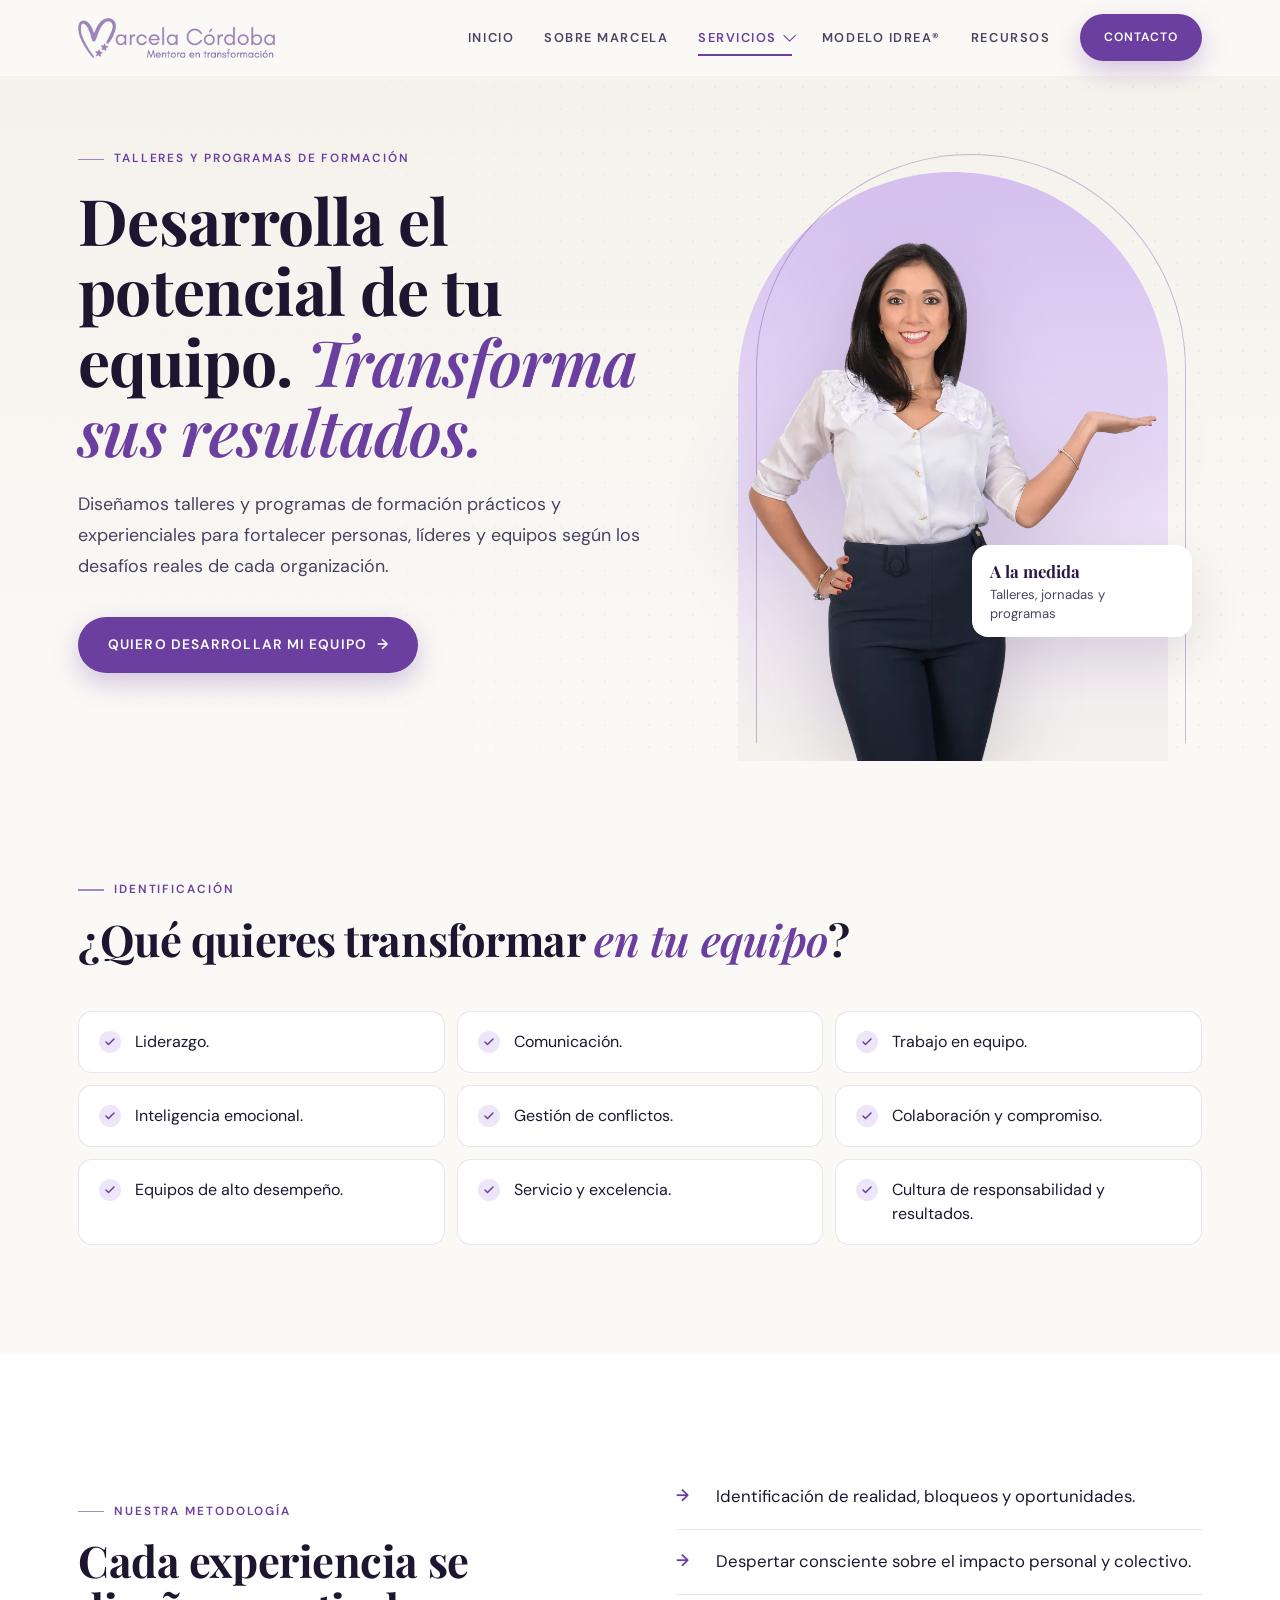
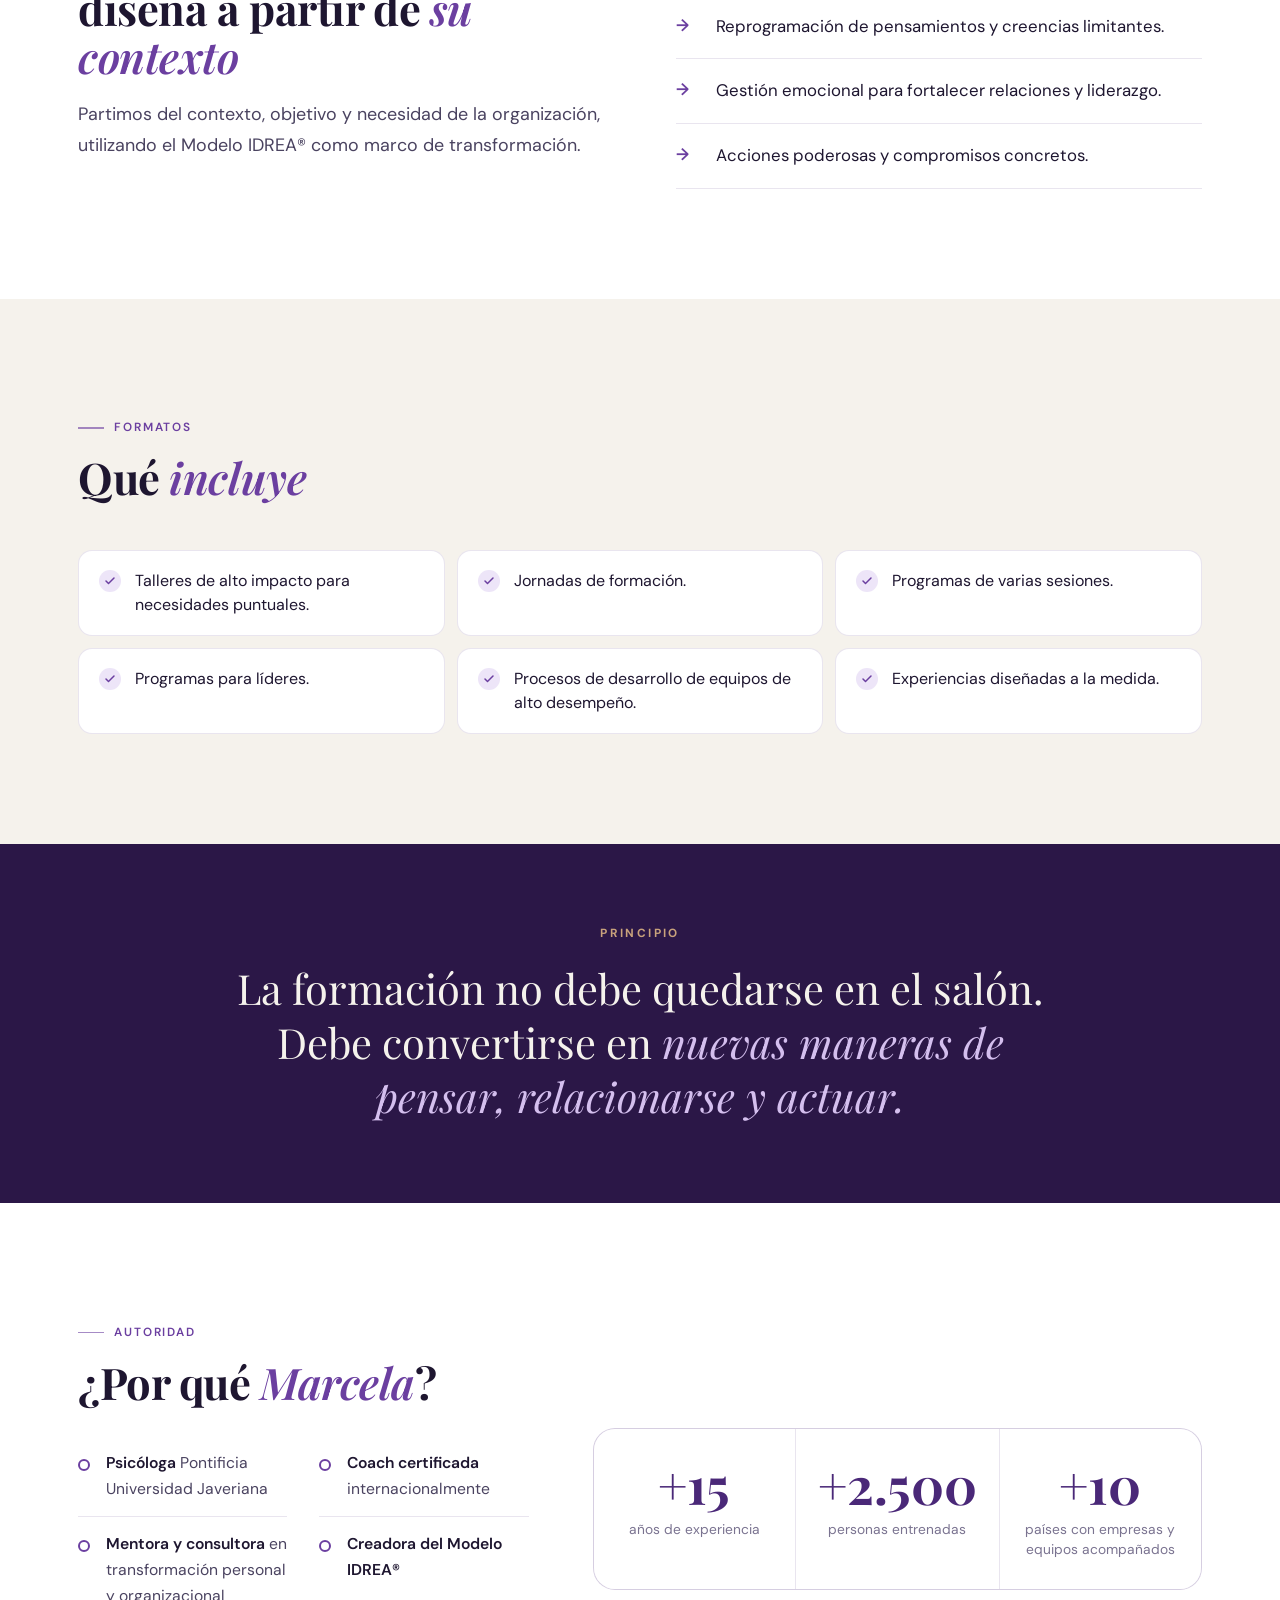
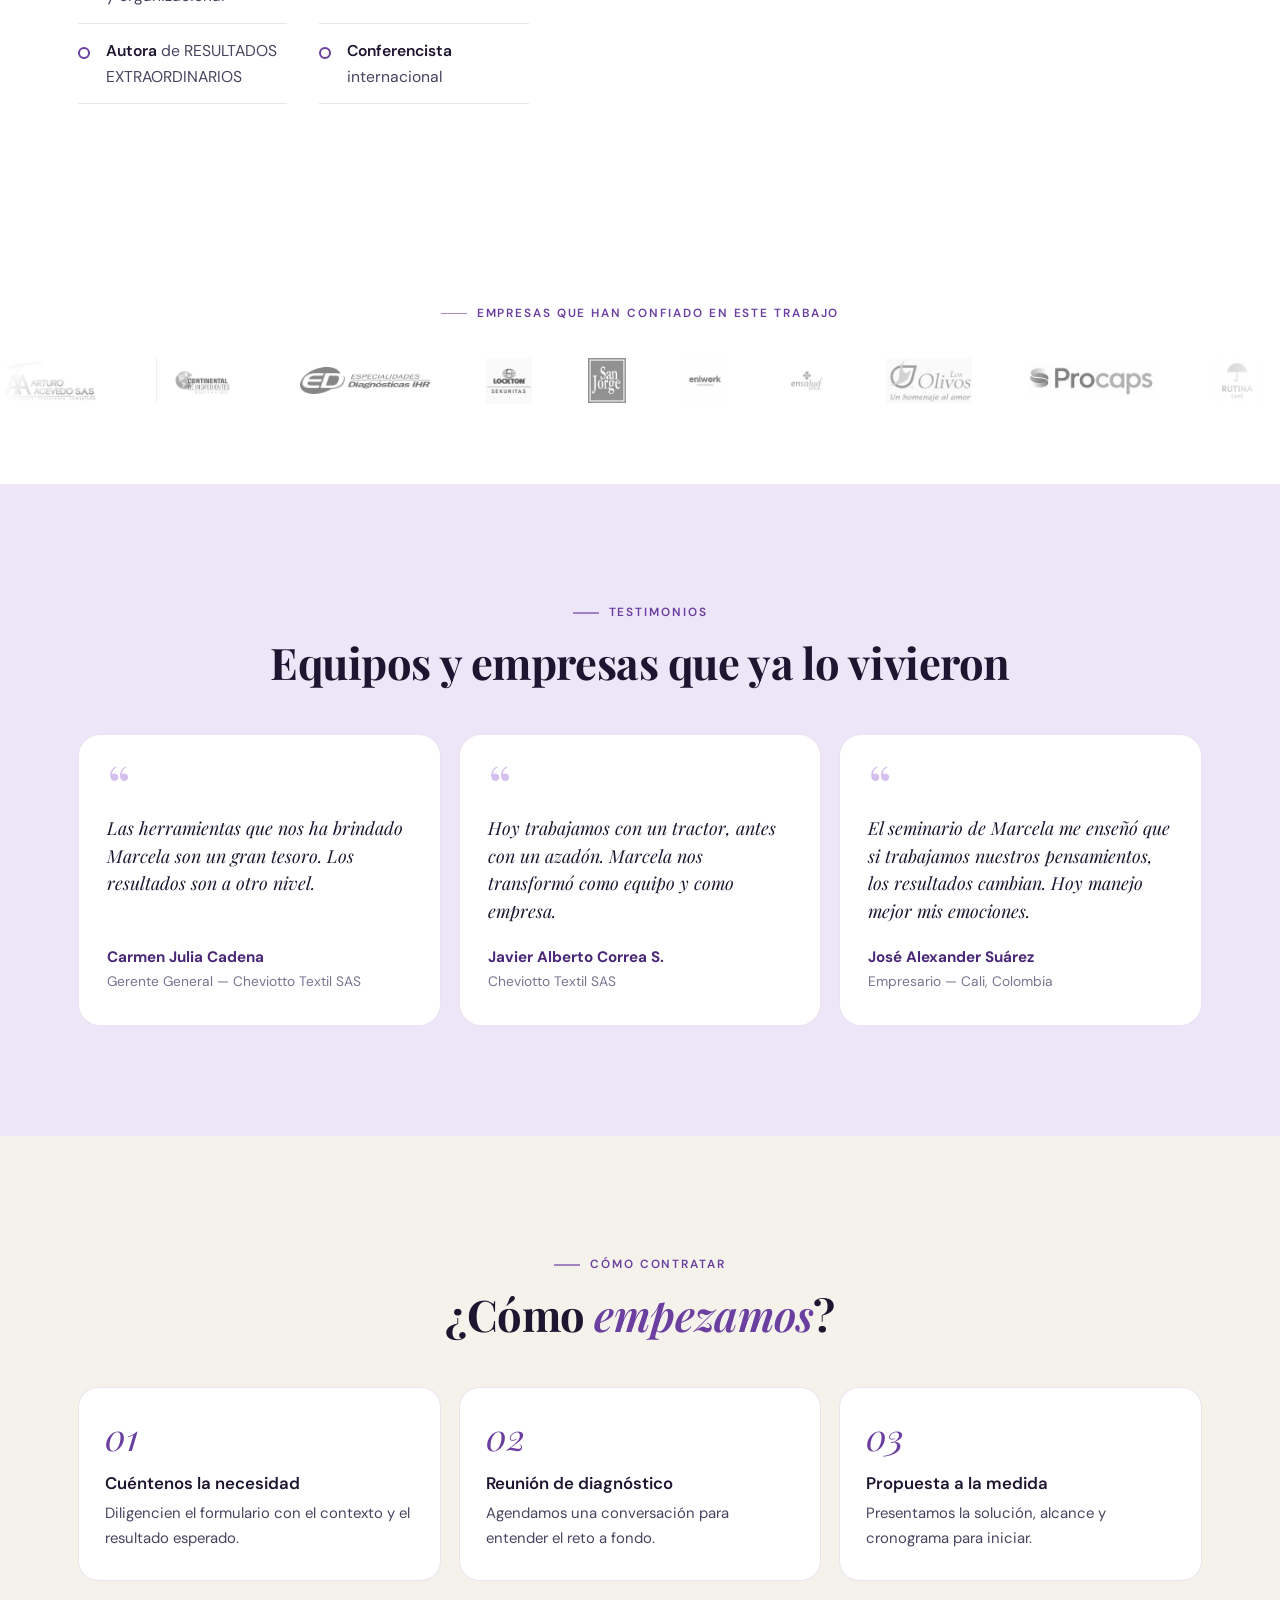
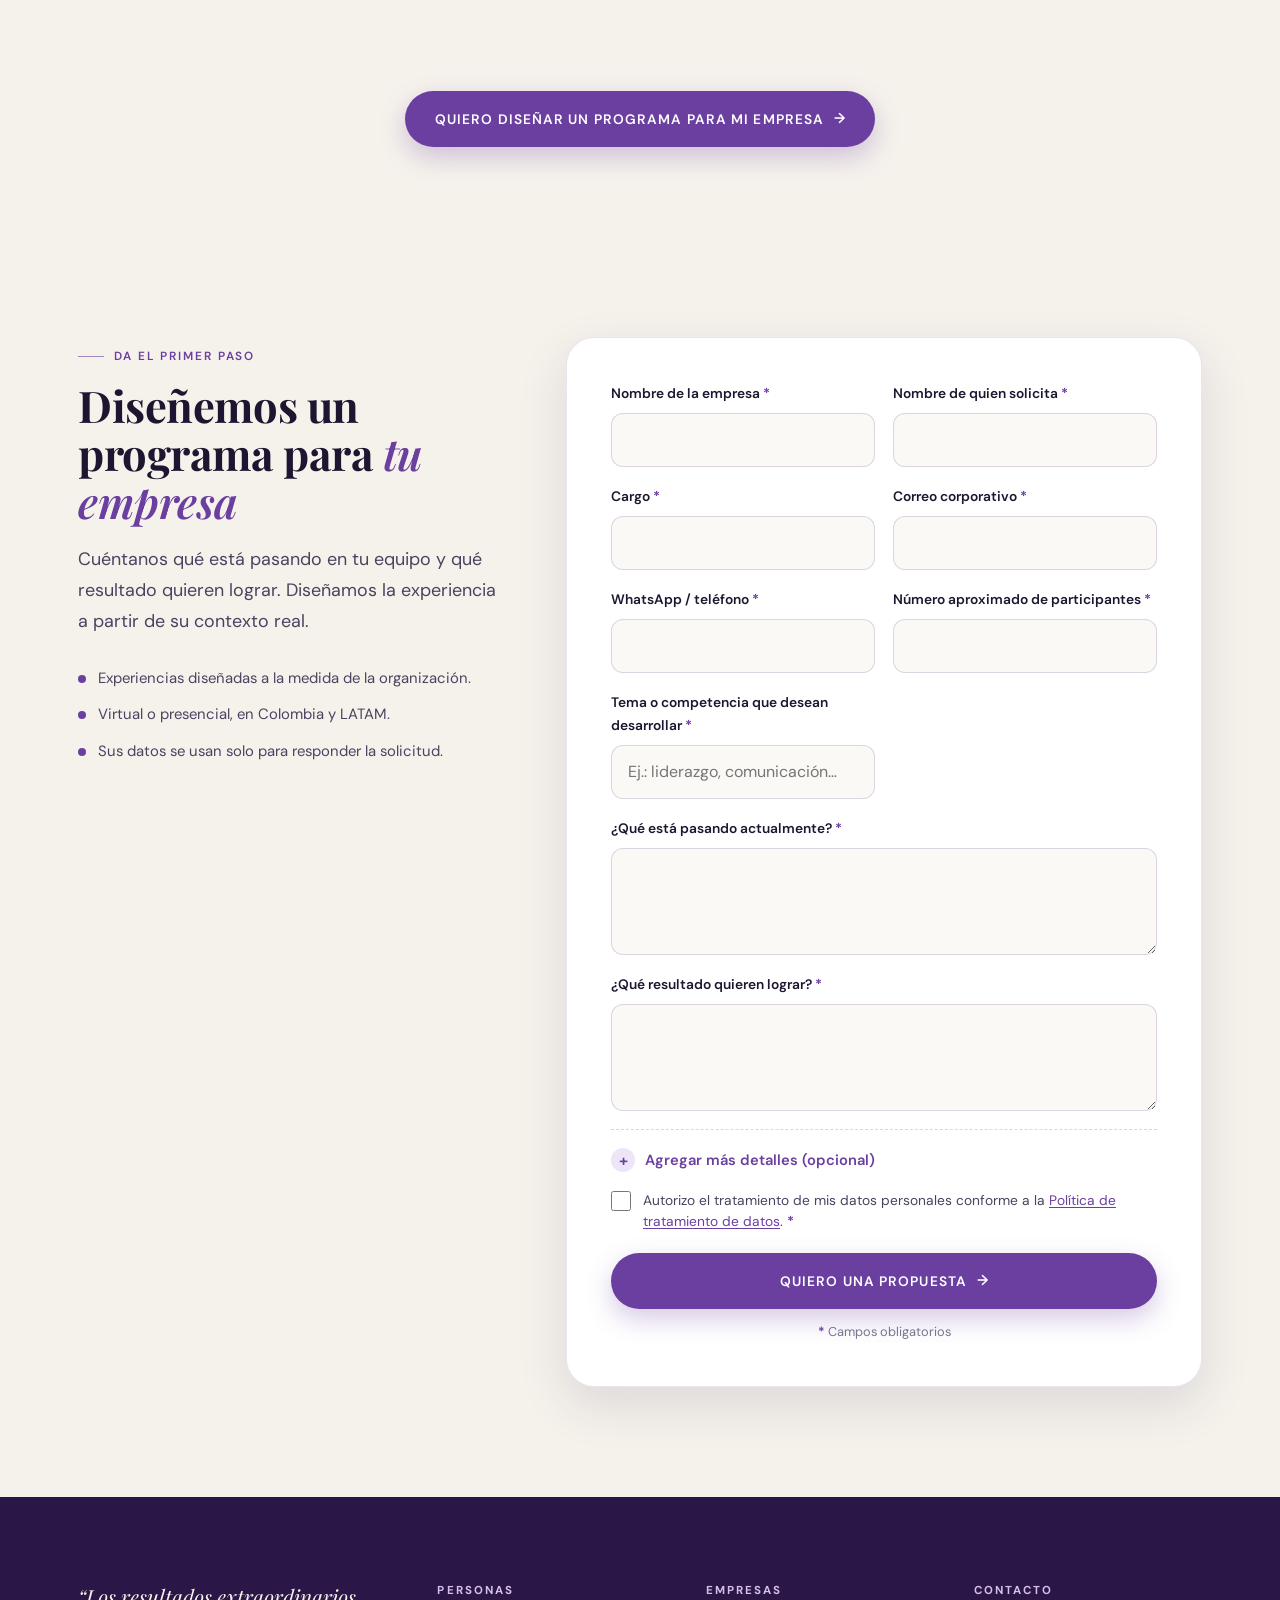
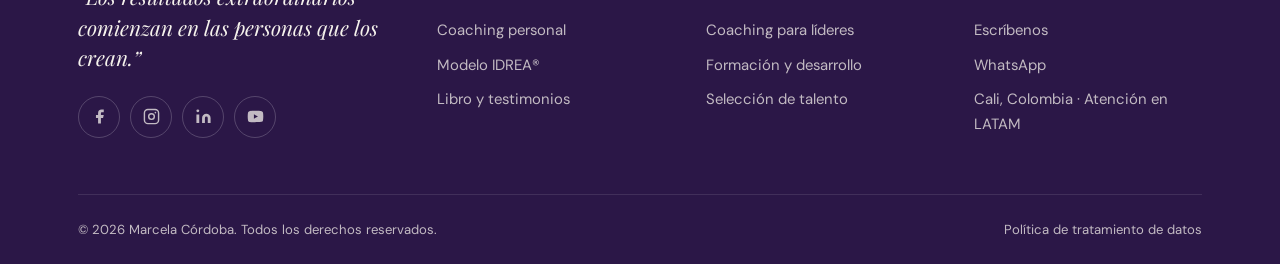
<file: formacion-desarrollo-talento/index.html>
<!DOCTYPE html>
<html lang="es">
<head>
  <meta charset="UTF-8" />
  <meta name="viewport" content="width=device-width, initial-scale=1.0" />
  <title>Talleres y formación empresarial | Desarrollo de talento — Marcela Córdoba</title>
  <meta name="description" content="Talleres y programas de formación a la medida: liderazgo, comunicación, inteligencia emocional y equipos de alto desempeño, con el Modelo IDREA®." />
  
  <link rel="canonical" href="https://marcelacordoba.com/formacion-desarrollo-talento/" />
  <meta property="og:type" content="website" />
  <meta property="og:locale" content="es_CO" />
  <meta property="og:site_name" content="Marcela Córdoba" />
  <meta property="og:title" content="Talleres y formación empresarial | Desarrollo de talento — Marcela Córdoba" />
  <meta property="og:description" content="Talleres y programas de formación a la medida: liderazgo, comunicación, inteligencia emocional y equipos de alto desempeño, con el Modelo IDREA®." />
  <meta property="og:url" content="https://marcelacordoba.com/formacion-desarrollo-talento/" />
  <meta property="og:image" content="https://marcelacordoba.com/img/og-image.jpg" />
  <meta name="twitter:card" content="summary_large_image" />
  <meta name="theme-color" content="#2B1747" />
  <link rel="icon" href="../favicon.svg" type="image/svg+xml" />
  <link rel="icon" href="../favicon-32.png" sizes="32x32" type="image/png" />
  <link rel="apple-touch-icon" href="../apple-touch-icon.png" />
  <link rel="preconnect" href="https://fonts.googleapis.com" />
  <link rel="preconnect" href="https://fonts.gstatic.com" crossorigin />
  <link href="https://fonts.googleapis.com/css2?family=Playfair+Display:ital,wght@0,400;0,600;0,700;1,400;1,600&family=DM+Sans:opsz,wght@9..40,400;9..40,500;9..40,600;9..40,700&display=swap" rel="stylesheet" />
  <link rel="stylesheet" href="../styles.css" />
  <script type="application/ld+json">{"@context": "https://schema.org", "@type": "Service", "name": "Talleres y programas de formación y desarrollo de talento", "provider": {"@type": "Person", "name": "Marcela Córdoba"}, "areaServed": "Latinoamérica", "url": "https://marcelacordoba.com/formacion-desarrollo-talento/"}</script>
</head>
<body>
<a class="skip" href="#contenido">Saltar al contenido</a>
<header class="nav" id="nav">
  <div class="wrap nav-inner">
    <a href="../" class="nav-logo" aria-label="Marcela Córdoba — Inicio"><img src="../img/logo.png" alt="Marcela Córdoba" width="566" height="115" /></a>
    <button class="burger" id="burger" aria-label="Abrir menú" aria-expanded="false" aria-controls="menu"><span></span><span></span><span></span></button>
    <nav aria-label="Principal">
      <ul class="nav-menu" id="menu">
        <li><a class="nav-link" href="../">Inicio</a></li>
        <li><a class="nav-link" href="../sobre-marcela/">Sobre Marcela</a></li>
        <li class="has-sub">
          <button class="nav-link" aria-expanded="false" aria-haspopup="true" aria-current="page">Servicios <i class="caret" aria-hidden="true"></i></button>
          <div class="sub">
            <div>
              <p class="sub-label">Personas</p>
              <a href="../coaching-personal/">Coaching personal<small>Claridad, patrones y resultados</small></a>
            </div>
            <div>
              <p class="sub-label">Empresas</p>
              <a href="../coaching-lideres/">Coaching para líderes<small>Liderazgo consciente</small></a>
              <a href="../formacion-desarrollo-talento/">Formación y desarrollo de talento<small>Talleres y programas</small></a>
              <a href="../seleccion-talento/">Atracción y selección de talento<small>La persona adecuada</small></a>
            </div>
          </div>
        </li>
        <li><a class="nav-link" href="../modelo-idrea/">Modelo IDREA®</a></li>
        <li><a class="nav-link" href="../recursos/">Recursos</a></li>
        <li><a class="btn btn-primary nav-cta" href="../contacto/">Contacto</a></li>
      </ul>
    </nav>
  </div>
</header>
<main id="contenido">
<section class="hero page-hero">
  <div class="wrap hero-grid">
    <div class="hero-copy">
      <p class="eyebrow">Talleres y programas de formación</p>
      <h1 class="h1">Desarrolla el potencial de tu equipo. <em>Transforma sus resultados.</em></h1>
      <p class="lead">Diseñamos talleres y programas de formación prácticos y experienciales para fortalecer personas, líderes y equipos según los desafíos reales de cada organización.</p>
      <div class="btn-row"><a class="btn btn-primary" href="#formulario">Quiero desarrollar mi equipo</a></div>
      
    </div>
    <div class="portal flip">
      <img src="../img/marcela-presenta.webp" alt="Marcela Córdoba" fetchpriority="high" />
      <div class="portal-badge"><strong>A la medida</strong>Talleres, jornadas y programas</div>
    </div>
  </div>
</section>
<section class="section bg-paper">
  <div class="wrap">
    <div class="section-head reveal"><p class="eyebrow">Identificación</p><h2 class="h2">¿Qué quieres transformar <em>en tu equipo</em>?</h2></div>
    <ul class="checks three"><li class="reveal">Liderazgo.</li><li class="reveal">Comunicación.</li><li class="reveal">Trabajo en equipo.</li><li class="reveal">Inteligencia emocional.</li><li class="reveal">Gestión de conflictos.</li><li class="reveal">Colaboración y compromiso.</li><li class="reveal">Equipos de alto desempeño.</li><li class="reveal">Servicio y excelencia.</li><li class="reveal">Cultura de responsabilidad y resultados.</li></ul>
  </div>
</section>

<section class="section bg-white">
  <div class="wrap split">
    <div class="reveal">
      <p class="eyebrow">Nuestra metodología</p>
      <h2 class="h2">Cada experiencia se diseña a partir de <em>su contexto</em></h2>
      <p class="lead" style="margin-top:18px">Partimos del contexto, objetivo y necesidad de la organización, utilizando el Modelo IDREA® como marco de transformación.</p>
    </div>
    <div class="reveal">
      <ul class="arrow-list">
        <li>Identificación de realidad, bloqueos y oportunidades.</li>
        <li>Despertar consciente sobre el impacto personal y colectivo.</li>
        <li>Reprogramación de pensamientos y creencias limitantes.</li>
        <li>Gestión emocional para fortalecer relaciones y liderazgo.</li>
        <li>Acciones poderosas y compromisos concretos.</li>
      </ul>
    </div>
  </div>
</section>

<section class="section bg-cream">
  <div class="wrap">
    <div class="section-head reveal"><p class="eyebrow">Formatos</p><h2 class="h2">Qué <em>incluye</em></h2></div>
    <ul class="checks three"><li class="reveal">Talleres de alto impacto para necesidades puntuales.</li><li class="reveal">Jornadas de formación.</li><li class="reveal">Programas de varias sesiones.</li><li class="reveal">Programas para líderes.</li><li class="reveal">Procesos de desarrollo de equipos de alto desempeño.</li><li class="reveal">Experiencias diseñadas a la medida.</li></ul>
  </div>
</section>
<section class="section tight bg-plum"><div class="wrap statement reveal"><p class="tag">Principio</p><blockquote>La formación no debe quedarse en el salón. Debe convertirse en <em>nuevas maneras de pensar, relacionarse y actuar.</em></blockquote></div></section>
<section class="section bg-white">
  <div class="wrap authority">
    <div class="reveal">
      <p class="eyebrow">Autoridad</p>
      <h2 class="h2">¿Por qué <em>Marcela</em>?</h2>
      <ul class="cred-list"><li><strong>Psicóloga</strong> Pontificia Universidad Javeriana</li><li><strong>Coach certificada</strong> internacionalmente</li><li><strong>Mentora y consultora</strong> en transformación personal y organizacional</li><li><strong>Creadora del Modelo IDREA®</strong> </li><li><strong>Autora</strong> de RESULTADOS EXTRAORDINARIOS</li><li><strong>Conferencista</strong> internacional</li></ul>
    </div>
    <div class="reveal">
      <div class="stats-band">
        <div><strong>+15</strong><span>años de experiencia</span></div>
        <div><strong>+2.500</strong><span>personas entrenadas</span></div>
        <div><strong>+10</strong><span>países con empresas y equipos acompañados</span></div>
      </div>
    </div>
  </div>
</section>
<section class="section tight bg-white">
  <div class="wrap center"><p class="eyebrow">Empresas que han confiado en este trabajo</p></div>
  <div class="logos" style="margin-top:18px"><div class="logos-track"><img src="../img/clientes/logo-aa-sas.webp" alt="AA SAS" /><img src="../img/clientes/logo-continental-de-ingredientes.webp" alt="Continental de Ingredientes" /><img src="../img/clientes/logo-ed-2019.webp" alt="ED" /><img src="../img/clientes/lockton-sekuritas.webp" alt="Lockton Sekuritas" /><img src="../img/clientes/logosanjorge.webp" alt="Droguería San Jorge" /><img src="../img/clientes/logo-eniwork.webp" alt="Eniwork" /><img src="../img/clientes/logo-ensalud.webp" alt="Ensalud" /><img src="../img/clientes/logo-los-olivos.webp" alt="Los Olivos" /><img src="../img/clientes/logo-procaps.webp" alt="Procaps" /><img src="../img/clientes/logo-rutina.webp" alt="Rutina" /><img src="../img/clientes/logo-sushi-break-1.webp" alt="Sushi Break" /><img src="../img/clientes/manufacturas-economicas.webp" alt="Manufacturas Económicas" /><img src="../img/clientes/qi-energy.webp" alt="QI Energy" /><img src="../img/clientes/silene-fajas.webp" alt="Silene Fajas" /><img src="../img/clientes/super-giros.webp" alt="Super Giros" /><img src="../img/clientes/trade-business.webp" alt="Trade Business" /><img src="../img/clientes/logo-psd-negro-completo-2r.webp" alt="PSD" /><img src="../img/clientes/logo-learn-color.webp" alt="Learn" /><img src="../img/clientes/logo-tdm.webp" alt="TDM" /><img src="../img/clientes/logo1.webp" alt="Cliente" /><img src="../img/clientes/logo-figdesis.webp" alt="Figdesis" /><img src="../img/clientes/logo-aa-sas.webp" alt="" aria-hidden="true" /><img src="../img/clientes/logo-continental-de-ingredientes.webp" alt="" aria-hidden="true" /><img src="../img/clientes/logo-ed-2019.webp" alt="" aria-hidden="true" /><img src="../img/clientes/lockton-sekuritas.webp" alt="" aria-hidden="true" /><img src="../img/clientes/logosanjorge.webp" alt="" aria-hidden="true" /><img src="../img/clientes/logo-eniwork.webp" alt="" aria-hidden="true" /><img src="../img/clientes/logo-ensalud.webp" alt="" aria-hidden="true" /><img src="../img/clientes/logo-los-olivos.webp" alt="" aria-hidden="true" /><img src="../img/clientes/logo-procaps.webp" alt="" aria-hidden="true" /><img src="../img/clientes/logo-rutina.webp" alt="" aria-hidden="true" /><img src="../img/clientes/logo-sushi-break-1.webp" alt="" aria-hidden="true" /><img src="../img/clientes/manufacturas-economicas.webp" alt="" aria-hidden="true" /><img src="../img/clientes/qi-energy.webp" alt="" aria-hidden="true" /><img src="../img/clientes/silene-fajas.webp" alt="" aria-hidden="true" /><img src="../img/clientes/super-giros.webp" alt="" aria-hidden="true" /><img src="../img/clientes/trade-business.webp" alt="" aria-hidden="true" /><img src="../img/clientes/logo-psd-negro-completo-2r.webp" alt="" aria-hidden="true" /><img src="../img/clientes/logo-learn-color.webp" alt="" aria-hidden="true" /><img src="../img/clientes/logo-tdm.webp" alt="" aria-hidden="true" /><img src="../img/clientes/logo1.webp" alt="" aria-hidden="true" /><img src="../img/clientes/logo-figdesis.webp" alt="" aria-hidden="true" /></div></div>
</section>
<section class="section bg-lav">
  <div class="wrap">
    <div class="section-head center reveal"><p class="eyebrow">Testimonios</p><h2 class="h2">Equipos y empresas que ya lo vivieron</h2></div>
    <div class="quotes"><figure class="quote reveal"><p>Las herramientas que nos ha brindado Marcela son un gran tesoro. Los resultados son a otro nivel.</p><cite><strong>Carmen Julia Cadena</strong>Gerente General — Cheviotto Textil SAS</cite></figure><figure class="quote reveal"><p>Hoy trabajamos con un tractor, antes con un azadón. Marcela nos transformó como equipo y como empresa.</p><cite><strong>Javier Alberto Correa S.</strong>Cheviotto Textil SAS</cite></figure><figure class="quote reveal"><p>El seminario de Marcela me enseñó que si trabajamos nuestros pensamientos, los resultados cambian. Hoy manejo mejor mis emociones.</p><cite><strong>José Alexander Suárez</strong>Empresario — Cali, Colombia</cite></figure></div>
  </div>
</section>
<section class="section bg-cream">
  <div class="wrap">
    <div class="section-head center reveal"><p class="eyebrow">Cómo contratar</p><h2 class="h2">¿Cómo <em>empezamos</em>?</h2></div>
    <div class="steps" style="--n:3"><div class="step reveal"><h3>Cuéntenos la necesidad</h3><p>Diligencien el formulario con el contexto y el resultado esperado.</p></div><div class="step reveal"><h3>Reunión de diagnóstico</h3><p>Agendamos una conversación para entender el reto a fondo.</p></div><div class="step reveal"><h3>Propuesta a la medida</h3><p>Presentamos la solución, alcance y cronograma para iniciar.</p></div></div>
  </div>
</section>
<section class="section tight bg-cream" style="padding-top:0"><div class="wrap center"><a class="btn btn-primary" href="#formulario">Quiero diseñar un programa para mi empresa</a></div></section>
<section class="section form-section" id="formulario">
  <div class="wrap form-layout">
    <div class="form-aside reveal">
      <p class="eyebrow">Da el primer paso</p>
      <h2 class="h2">Diseñemos un programa para <em>tu empresa</em></h2>
      <p class="lead">Cuéntanos qué está pasando en tu equipo y qué resultado quieren lograr. Diseñamos la experiencia a partir de su contexto real.</p>
      <ul class="reassure"><li>Experiencias diseñadas a la medida de la organización.</li><li>Virtual o presencial, en Colombia y LATAM.</li><li>Sus datos se usan solo para responder la solicitud.</li></ul>
    </div>
    <div class="form-card reveal">
      <form class="lead-form" data-service="Formación y desarrollo de talento" novalidate>
        <input type="checkbox" name="botcheck" class="hp" tabindex="-1" autocomplete="off" aria-hidden="true" />
        <div class="field"><label for="f-empresa-formacion">Nombre de la empresa <span class="req" aria-hidden="true">*</span></label><input class="input" type="text" id="f-empresa-formacion" name="empresa" autocomplete="organization" required /></div><div class="field"><label for="f-nombre-formacion">Nombre de quien solicita <span class="req" aria-hidden="true">*</span></label><input class="input" type="text" id="f-nombre-formacion" name="nombre" autocomplete="name" required /></div><div class="field"><label for="f-cargo-formacion">Cargo <span class="req" aria-hidden="true">*</span></label><input class="input" type="text" id="f-cargo-formacion" name="cargo" autocomplete="organization-title" required /></div><div class="field"><label for="f-correo-formacion">Correo corporativo <span class="req" aria-hidden="true">*</span></label><input class="input" type="email" id="f-correo-formacion" name="correo" autocomplete="email" required /></div><div class="field"><label for="f-whatsapp-formacion">WhatsApp / teléfono <span class="req" aria-hidden="true">*</span></label><input class="input" type="tel" id="f-whatsapp-formacion" name="whatsapp" autocomplete="tel" inputmode="tel" required /></div><div class="field"><label for="f-participantes-formacion">Número aproximado de participantes <span class="req" aria-hidden="true">*</span></label><input class="input" type="number" id="f-participantes-formacion" name="participantes" min="1" inputmode="numeric" required /></div><div class="field"><label for="f-tema-formacion">Tema o competencia que desean desarrollar <span class="req" aria-hidden="true">*</span></label><input class="input" type="text" id="f-tema-formacion" name="tema" placeholder="Ej.: liderazgo, comunicación…" required /></div><div class="field full"><label for="f-situacion_actual-formacion">¿Qué está pasando actualmente? <span class="req" aria-hidden="true">*</span></label><textarea class="input" id="f-situacion_actual-formacion" name="situacion_actual" rows="3" maxlength="1200" required></textarea></div><div class="field full"><label for="f-resultado_esperado-formacion">¿Qué resultado quieren lograr? <span class="req" aria-hidden="true">*</span></label><textarea class="input" id="f-resultado_esperado-formacion" name="resultado_esperado" rows="3" maxlength="1200" required></textarea></div>
        <details><summary>Agregar más detalles (opcional)</summary><div class="more"><fieldset class="field chips full"><legend>Duración aproximada</legend><label><input type="radio" name="duracion" value="2 horas" /><span>2 horas</span></label><label><input type="radio" name="duracion" value="4 horas" /><span>4 horas</span></label><label><input type="radio" name="duracion" value="Varias sesiones" /><span>Varias sesiones</span></label><label><input type="radio" name="duracion" value="Por definir" /><span>Por definir</span></label></fieldset><fieldset class="field chips full"><legend>Modalidad</legend><label><input type="radio" name="modalidad" value="Virtual" /><span>Virtual</span></label><label><input type="radio" name="modalidad" value="Presencial" /><span>Presencial</span></label><label><input type="radio" name="modalidad" value="Por definir" /><span>Por definir</span></label></fieldset><div class="field"><label for="f-fecha_aproximada-formacion">Fecha aproximada del proceso</label><input class="input" type="text" id="f-fecha_aproximada-formacion" name="fecha_aproximada" placeholder="Ej.: febrero 2027" /></div><div class="field"><label for="f-ciudad_pais-formacion">Ciudad / país</label><input class="input" type="text" id="f-ciudad_pais-formacion" name="ciudad_pais" /></div><div class="field full"><label for="f-como_nos_conocio-formacion">¿Cómo conocieron a Marcela?</label><select class="input" id="f-como_nos_conocio-formacion" name="como_nos_conocio"><option value="" disabled selected>Selecciona una opción</option><option>Instagram</option><option>LinkedIn</option><option>Facebook</option><option>YouTube</option><option>Google</option><option>Recomendación</option><option>Evento o conferencia</option><option>Libro</option><option>Otro</option></select></div></div></details>
        <label class="consent field"><input type="checkbox" name="autorizacion_datos" value="Sí autorizo" required /><span>Autorizo el tratamiento de mis datos personales conforme a la <a href="../politica-de-datos/" target="_blank">Política de tratamiento de datos</a>. <span class="req" aria-hidden="true">*</span></span></label>
        <div class="form-error" role="alert"></div>
        <div class="form-foot">
          <button type="submit" class="btn btn-primary btn-block">Quiero una propuesta</button>
          <small><span class="req">*</span> Campos obligatorios</small>
        </div>
      </form>
      <div class="form-success" role="status" aria-live="polite">
        <div class="seal"><svg width="34" height="34" viewBox="0 0 24 24" fill="none" stroke="currentColor" stroke-width="2.4" stroke-linecap="round" stroke-linejoin="round"><polyline points="20 6 9 17 4 12"/></svg></div>
        <h3>Gracias. Ya diste el primer paso.</h3>
        <p>Recibimos tu información. Revisaremos tu solicitud y nos pondremos en contacto contigo para conocer mejor tu situación y definir el siguiente paso.</p>
      </div>
    </div>
  </div>
</section>
</main>
<footer class="footer">
  <div class="wrap">
    <div class="footer-grid">
      <div class="footer-brand">
        <p>“Los resultados extraordinarios comienzan en las personas que los crean.”</p>
        <div class="socials"><a href="https://www.facebook.com/profile.php?id=100073081083737" target="_blank" rel="noopener" aria-label="Facebook"><svg viewBox="0 0 24 24" fill="currentColor"><path d="M18 2h-3a5 5 0 00-5 5v3H7v4h3v8h4v-8h3l1-4h-4V7a1 1 0 011-1h3z"/></svg></a><a href="https://www.instagram.com/marcelacordobamentora/" target="_blank" rel="noopener" aria-label="Instagram"><svg viewBox="0 0 24 24" fill="none" stroke="currentColor" stroke-width="2" stroke-linecap="round" stroke-linejoin="round"><rect x="2" y="2" width="20" height="20" rx="5"/><circle cx="12" cy="12" r="4"/><circle cx="17.5" cy="6.5" r="1.2" fill="currentColor" stroke="none"/></svg></a><a href="https://www.linkedin.com/in/marcelacordobamentora/" target="_blank" rel="noopener" aria-label="LinkedIn"><svg viewBox="0 0 24 24" fill="currentColor"><path d="M16 8a6 6 0 016 6v7h-4v-7a2 2 0 00-4 0v7h-4v-7a6 6 0 016-6zM2 9h4v12H2z"/><circle cx="4" cy="4" r="2"/></svg></a><a href="https://www.youtube.com/@Marcelacordobamentora" target="_blank" rel="noopener" aria-label="YouTube"><svg viewBox="0 0 24 24" fill="currentColor"><path d="M22.54 6.42a2.78 2.78 0 00-1.95-1.96C18.88 4 12 4 12 4s-6.88 0-8.59.46a2.78 2.78 0 00-1.95 1.96A29 29 0 001 12a29 29 0 00.46 5.58A2.78 2.78 0 003.41 19.6C5.12 20 12 20 12 20s6.88 0 8.59-.46a2.78 2.78 0 001.95-1.95A29 29 0 0023 12a29 29 0 00-.46-5.58zM9.75 15.02V8.98L15.5 12l-5.75 3.02z"/></svg></a></div>
      </div>
      <div>
        <h4>Personas</h4>
        <ul><li><a href="../coaching-personal/">Coaching personal</a></li><li><a href="../modelo-idrea/">Modelo IDREA®</a></li><li><a href="../recursos/">Libro y testimonios</a></li></ul>
      </div>
      <div>
        <h4>Empresas</h4>
        <ul><li><a href="../coaching-lideres/">Coaching para líderes</a></li><li><a href="../formacion-desarrollo-talento/">Formación y desarrollo</a></li><li><a href="../seleccion-talento/">Selección de talento</a></li></ul>
      </div>
      <div>
        <h4>Contacto</h4>
        <ul>
          <li><a href="../contacto/">Escríbenos</a></li>
          <li data-wa-wrap><a data-wa href="#" target="_blank" rel="noopener">WhatsApp</a></li>
          <li data-email-wrap><a data-email href="#"></a></li>
          <li>Cali, Colombia · Atención en LATAM</li>
        </ul>
      </div>
    </div>
    <div class="footer-bottom">
      <p>© <span id="year">2026</span> Marcela Córdoba. Todos los derechos reservados.</p>
      <nav aria-label="Legal"><a href="../politica-de-datos/">Política de tratamiento de datos</a></nav>
    </div>
  </div>
</footer>
<div class="mobile-cta"><a class="btn btn-primary" href="#formulario">Quiero desarrollar mi equipo</a></div>
<script src="../config.js"></script>
<script src="../script.js"></script>
</body>
</html>
</file>
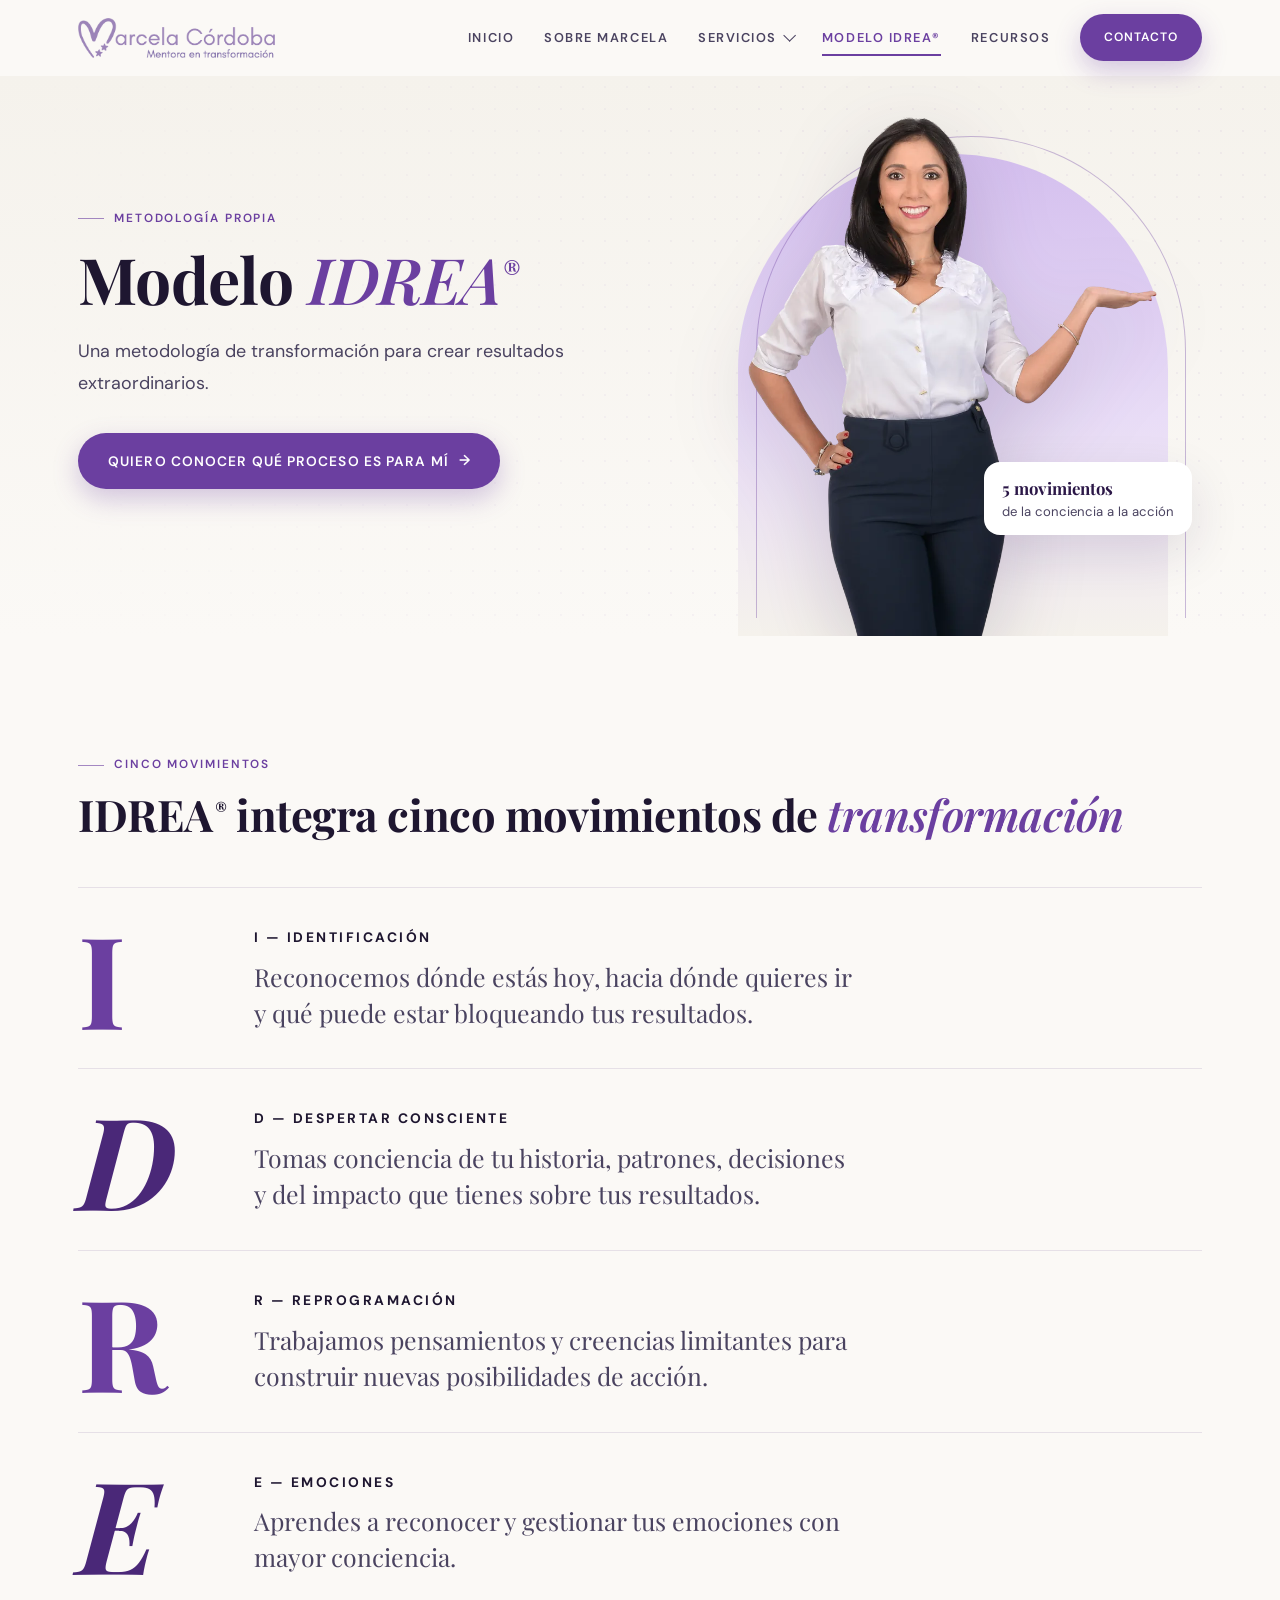
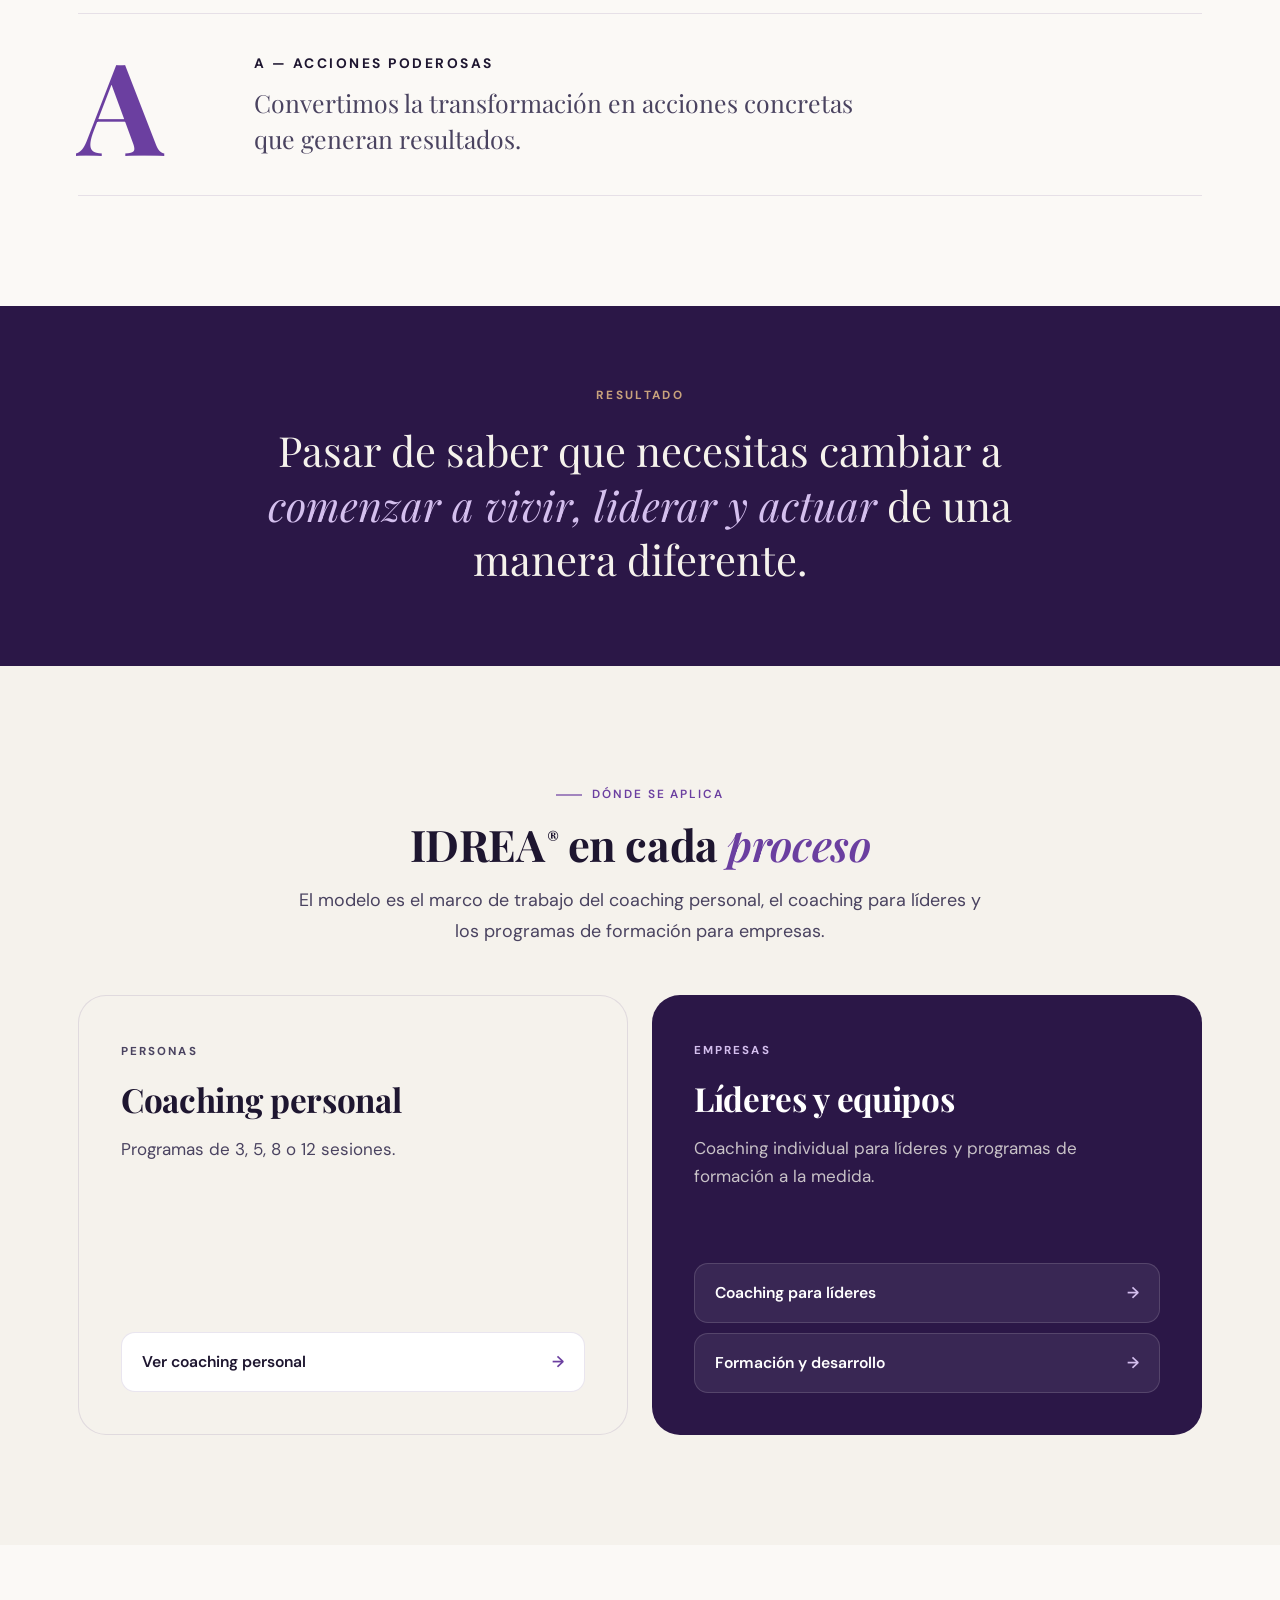
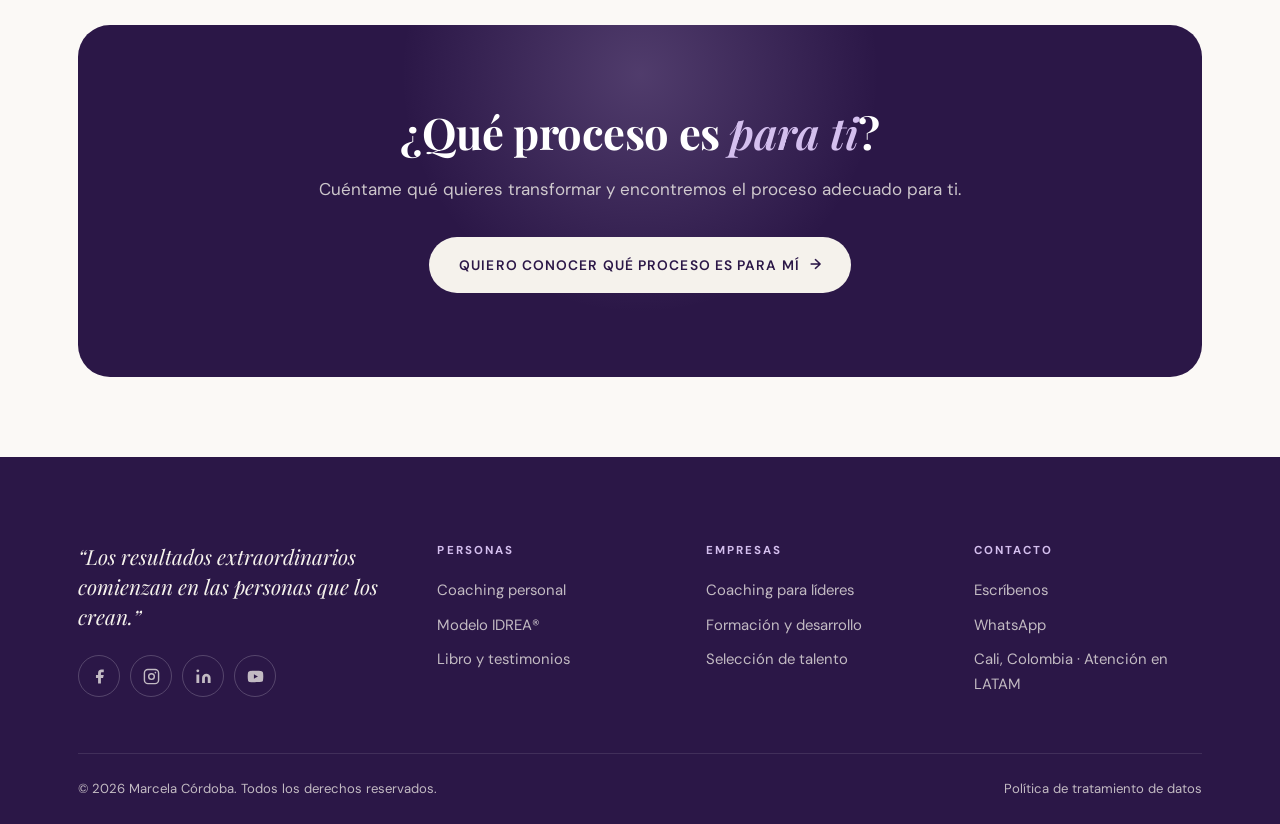
<file: modelo-idrea/index.html>
<!DOCTYPE html>
<html lang="es">
<head>
  <meta charset="UTF-8" />
  <meta name="viewport" content="width=device-width, initial-scale=1.0" />
  <title>Modelo IDREA® | Metodología de transformación de Marcela Córdoba</title>
  <meta name="description" content="IDREA®: Identificación, Despertar consciente, Reprogramación, Emociones y Acciones poderosas. La metodología de Marcela Córdoba para crear resultados extraordinarios." />
  
  <link rel="canonical" href="https://marcelacordoba.com/modelo-idrea/" />
  <meta property="og:type" content="website" />
  <meta property="og:locale" content="es_CO" />
  <meta property="og:site_name" content="Marcela Córdoba" />
  <meta property="og:title" content="Modelo IDREA® | Metodología de transformación de Marcela Córdoba" />
  <meta property="og:description" content="IDREA®: Identificación, Despertar consciente, Reprogramación, Emociones y Acciones poderosas. La metodología de Marcela Córdoba para crear resultados extraordinarios." />
  <meta property="og:url" content="https://marcelacordoba.com/modelo-idrea/" />
  <meta property="og:image" content="https://marcelacordoba.com/img/og-image.jpg" />
  <meta name="twitter:card" content="summary_large_image" />
  <meta name="theme-color" content="#2B1747" />
  <link rel="icon" href="../favicon.svg" type="image/svg+xml" />
  <link rel="icon" href="../favicon-32.png" sizes="32x32" type="image/png" />
  <link rel="apple-touch-icon" href="../apple-touch-icon.png" />
  <link rel="preconnect" href="https://fonts.googleapis.com" />
  <link rel="preconnect" href="https://fonts.gstatic.com" crossorigin />
  <link href="https://fonts.googleapis.com/css2?family=Playfair+Display:ital,wght@0,400;0,600;0,700;1,400;1,600&family=DM+Sans:opsz,wght@9..40,400;9..40,500;9..40,600;9..40,700&display=swap" rel="stylesheet" />
  <link rel="stylesheet" href="../styles.css" />
  
</head>
<body>
<a class="skip" href="#contenido">Saltar al contenido</a>
<header class="nav" id="nav">
  <div class="wrap nav-inner">
    <a href="../" class="nav-logo" aria-label="Marcela Córdoba — Inicio"><img src="../img/logo.png" alt="Marcela Córdoba" width="566" height="115" /></a>
    <button class="burger" id="burger" aria-label="Abrir menú" aria-expanded="false" aria-controls="menu"><span></span><span></span><span></span></button>
    <nav aria-label="Principal">
      <ul class="nav-menu" id="menu">
        <li><a class="nav-link" href="../">Inicio</a></li>
        <li><a class="nav-link" href="../sobre-marcela/">Sobre Marcela</a></li>
        <li class="has-sub">
          <button class="nav-link" aria-expanded="false" aria-haspopup="true">Servicios <i class="caret" aria-hidden="true"></i></button>
          <div class="sub">
            <div>
              <p class="sub-label">Personas</p>
              <a href="../coaching-personal/">Coaching personal<small>Claridad, patrones y resultados</small></a>
            </div>
            <div>
              <p class="sub-label">Empresas</p>
              <a href="../coaching-lideres/">Coaching para líderes<small>Liderazgo consciente</small></a>
              <a href="../formacion-desarrollo-talento/">Formación y desarrollo de talento<small>Talleres y programas</small></a>
              <a href="../seleccion-talento/">Atracción y selección de talento<small>La persona adecuada</small></a>
            </div>
          </div>
        </li>
        <li><a class="nav-link" href="../modelo-idrea/" aria-current="page">Modelo IDREA®</a></li>
        <li><a class="nav-link" href="../recursos/">Recursos</a></li>
        <li><a class="btn btn-primary nav-cta" href="../contacto/">Contacto</a></li>
      </ul>
    </nav>
  </div>
</header>
<main id="contenido">
<section class="hero page-hero">
  <div class="wrap hero-grid">
    <div class="hero-copy">
      <p class="eyebrow">Metodología propia</p>
      <h1 class="h1">Modelo <em>IDREA<sup>®</sup></em></h1>
      <p class="lead">Una metodología de transformación para crear resultados extraordinarios.</p>
      <div class="btn-row"><a class="btn btn-primary" href="../contacto/">Quiero conocer qué proceso es para mí</a></div>
      
    </div>
    <div class="portal flip">
      <img src="../img/marcela-presenta.webp" alt="Marcela Córdoba presentando el Modelo IDREA" fetchpriority="high" />
      <div class="portal-badge"><strong>5 movimientos</strong>de la conciencia a la acción</div>
    </div>
  </div>
</section>
<section class="section bg-paper">
  <div class="wrap">
    <div class="section-head reveal"><p class="eyebrow">Cinco movimientos</p><h2 class="h2">IDREA<sup>®</sup> integra cinco movimientos de <em>transformación</em></h2></div>
    <div class="idrea-steps"><div class="idrea-step reveal"><span class="big" aria-hidden="true">I</span><div><h2>I — Identificación</h2><p>Reconocemos dónde estás hoy, hacia dónde quieres ir y qué puede estar bloqueando tus resultados.</p></div></div><div class="idrea-step reveal"><span class="big" aria-hidden="true">D</span><div><h2>D — Despertar consciente</h2><p>Tomas conciencia de tu historia, patrones, decisiones y del impacto que tienes sobre tus resultados.</p></div></div><div class="idrea-step reveal"><span class="big" aria-hidden="true">R</span><div><h2>R — Reprogramación</h2><p>Trabajamos pensamientos y creencias limitantes para construir nuevas posibilidades de acción.</p></div></div><div class="idrea-step reveal"><span class="big" aria-hidden="true">E</span><div><h2>E — Emociones</h2><p>Aprendes a reconocer y gestionar tus emociones con mayor conciencia.</p></div></div><div class="idrea-step reveal"><span class="big" aria-hidden="true">A</span><div><h2>A — Acciones poderosas</h2><p>Convertimos la transformación en acciones concretas que generan resultados.</p></div></div></div>
  </div>
</section>
<section class="section tight bg-plum"><div class="wrap statement reveal"><p class="tag">Resultado</p><blockquote>Pasar de saber que necesitas cambiar a <em>comenzar a vivir, liderar y actuar</em> de una manera diferente.</blockquote></div></section>
<section class="section bg-cream">
  <div class="wrap">
    <div class="section-head center reveal"><p class="eyebrow">Dónde se aplica</p><h2 class="h2">IDREA<sup>®</sup> en cada <em>proceso</em></h2><p class="lead">El modelo es el marco de trabajo del coaching personal, el coaching para líderes y los programas de formación para empresas.</p></div>
    <div class="paths">
      <article class="path path-person reveal"><p class="path-tag">Personas</p><h3 class="h3">Coaching personal</h3><p>Programas de 3, 5, 8 o 12 sesiones.</p><div class="path-links"><a href="../coaching-personal/">Ver coaching personal</a></div></article>
      <article class="path path-company reveal"><p class="path-tag">Empresas</p><h3 class="h3">Líderes y equipos</h3><p>Coaching individual para líderes y programas de formación a la medida.</p><div class="path-links"><a href="../coaching-lideres/">Coaching para líderes</a><a href="../formacion-desarrollo-talento/">Formación y desarrollo</a></div></article>
    </div>
  </div>
</section>
<section class="section tight bg-paper"><div class="wrap"><div class="cta-band reveal">
  <h2 class="h2">¿Qué proceso es <em>para ti</em>?</h2><p>Cuéntame qué quieres transformar y encontremos el proceso adecuado para ti.</p>
  <div class="btn-row"><a class="btn btn-light" href="../contacto/">Quiero conocer qué proceso es para mí</a></div>
</div></div></section>
</main>
<footer class="footer">
  <div class="wrap">
    <div class="footer-grid">
      <div class="footer-brand">
        <p>“Los resultados extraordinarios comienzan en las personas que los crean.”</p>
        <div class="socials"><a href="https://www.facebook.com/profile.php?id=100073081083737" target="_blank" rel="noopener" aria-label="Facebook"><svg viewBox="0 0 24 24" fill="currentColor"><path d="M18 2h-3a5 5 0 00-5 5v3H7v4h3v8h4v-8h3l1-4h-4V7a1 1 0 011-1h3z"/></svg></a><a href="https://www.instagram.com/marcelacordobamentora/" target="_blank" rel="noopener" aria-label="Instagram"><svg viewBox="0 0 24 24" fill="none" stroke="currentColor" stroke-width="2" stroke-linecap="round" stroke-linejoin="round"><rect x="2" y="2" width="20" height="20" rx="5"/><circle cx="12" cy="12" r="4"/><circle cx="17.5" cy="6.5" r="1.2" fill="currentColor" stroke="none"/></svg></a><a href="https://www.linkedin.com/in/marcelacordobamentora/" target="_blank" rel="noopener" aria-label="LinkedIn"><svg viewBox="0 0 24 24" fill="currentColor"><path d="M16 8a6 6 0 016 6v7h-4v-7a2 2 0 00-4 0v7h-4v-7a6 6 0 016-6zM2 9h4v12H2z"/><circle cx="4" cy="4" r="2"/></svg></a><a href="https://www.youtube.com/@Marcelacordobamentora" target="_blank" rel="noopener" aria-label="YouTube"><svg viewBox="0 0 24 24" fill="currentColor"><path d="M22.54 6.42a2.78 2.78 0 00-1.95-1.96C18.88 4 12 4 12 4s-6.88 0-8.59.46a2.78 2.78 0 00-1.95 1.96A29 29 0 001 12a29 29 0 00.46 5.58A2.78 2.78 0 003.41 19.6C5.12 20 12 20 12 20s6.88 0 8.59-.46a2.78 2.78 0 001.95-1.95A29 29 0 0023 12a29 29 0 00-.46-5.58zM9.75 15.02V8.98L15.5 12l-5.75 3.02z"/></svg></a></div>
      </div>
      <div>
        <h4>Personas</h4>
        <ul><li><a href="../coaching-personal/">Coaching personal</a></li><li><a href="../modelo-idrea/">Modelo IDREA®</a></li><li><a href="../recursos/">Libro y testimonios</a></li></ul>
      </div>
      <div>
        <h4>Empresas</h4>
        <ul><li><a href="../coaching-lideres/">Coaching para líderes</a></li><li><a href="../formacion-desarrollo-talento/">Formación y desarrollo</a></li><li><a href="../seleccion-talento/">Selección de talento</a></li></ul>
      </div>
      <div>
        <h4>Contacto</h4>
        <ul>
          <li><a href="../contacto/">Escríbenos</a></li>
          <li data-wa-wrap><a data-wa href="#" target="_blank" rel="noopener">WhatsApp</a></li>
          <li data-email-wrap><a data-email href="#"></a></li>
          <li>Cali, Colombia · Atención en LATAM</li>
        </ul>
      </div>
    </div>
    <div class="footer-bottom">
      <p>© <span id="year">2026</span> Marcela Córdoba. Todos los derechos reservados.</p>
      <nav aria-label="Legal"><a href="../politica-de-datos/">Política de tratamiento de datos</a></nav>
    </div>
  </div>
</footer>
<div class="mobile-cta"><a class="btn btn-primary" href="../contacto/">Quiero conocer qué proceso es para mí</a></div>
<script src="../config.js"></script>
<script src="../script.js"></script>
</body>
</html>
</file>
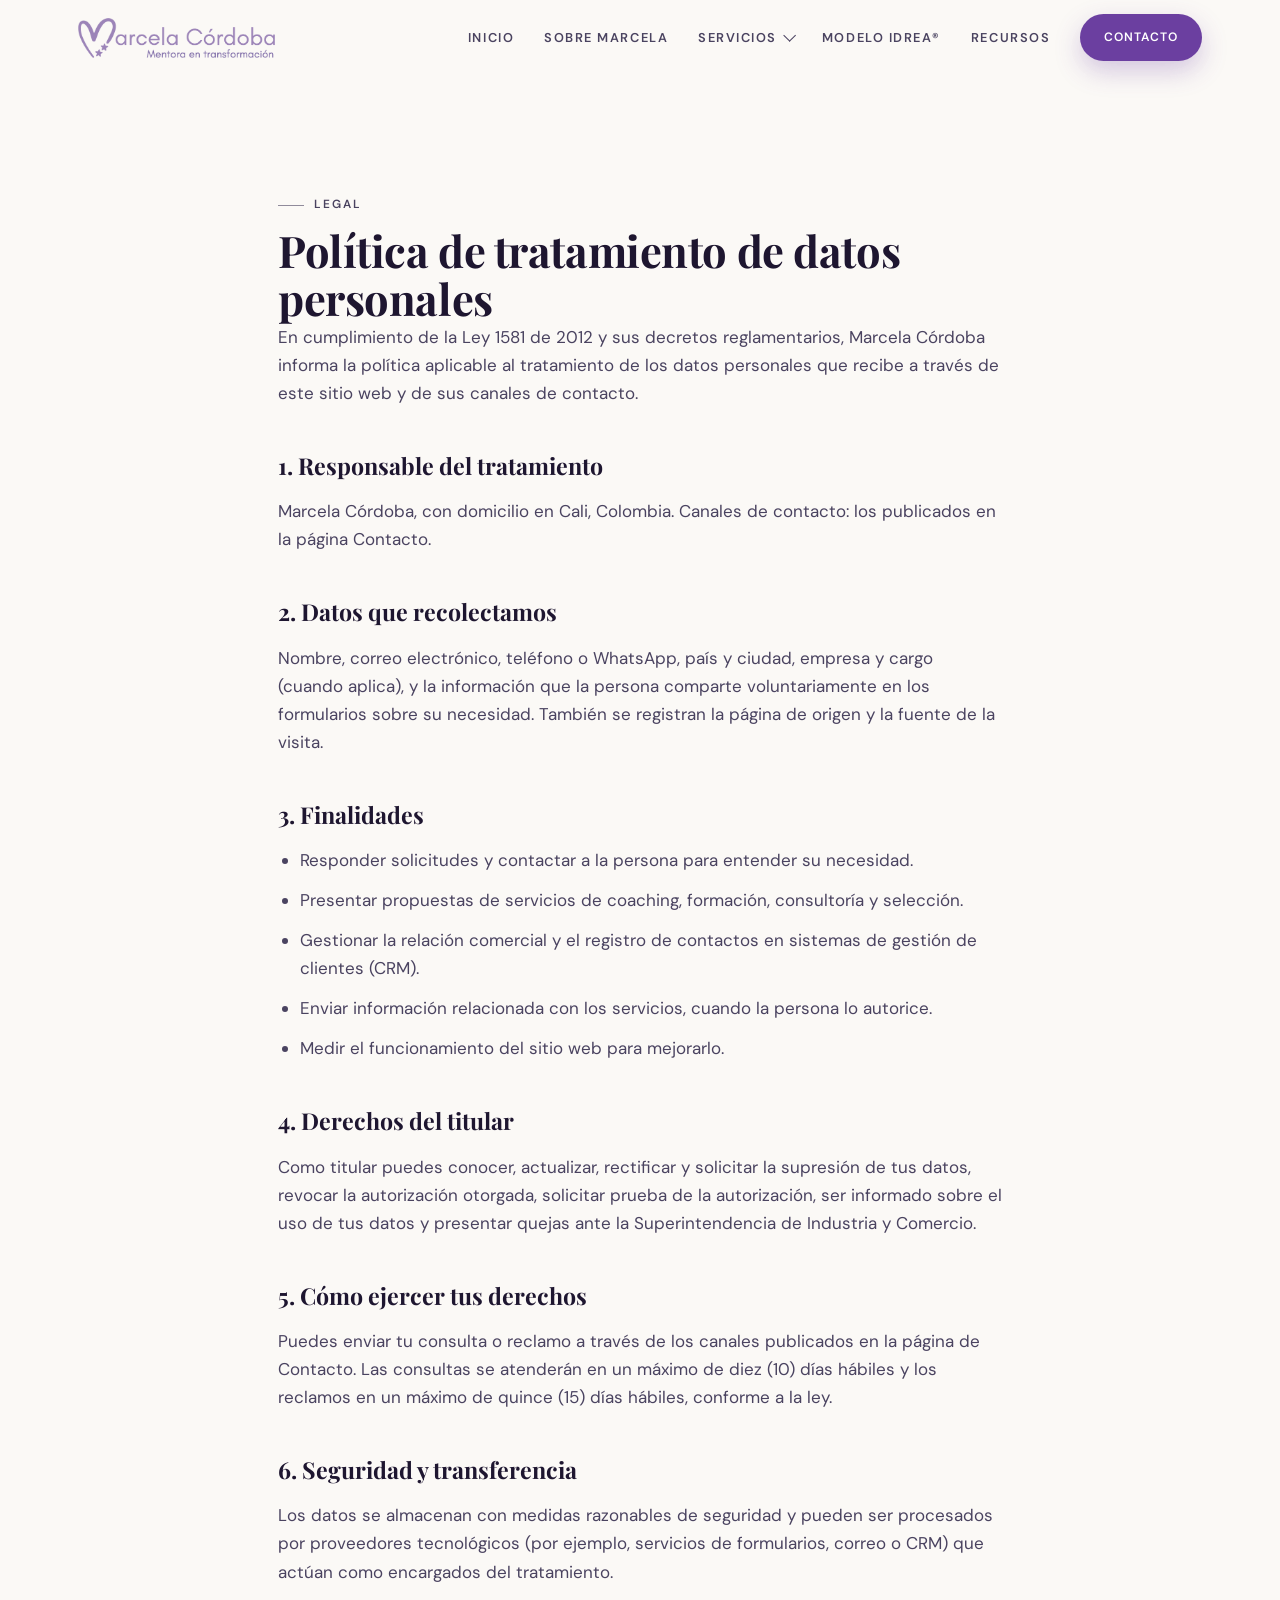
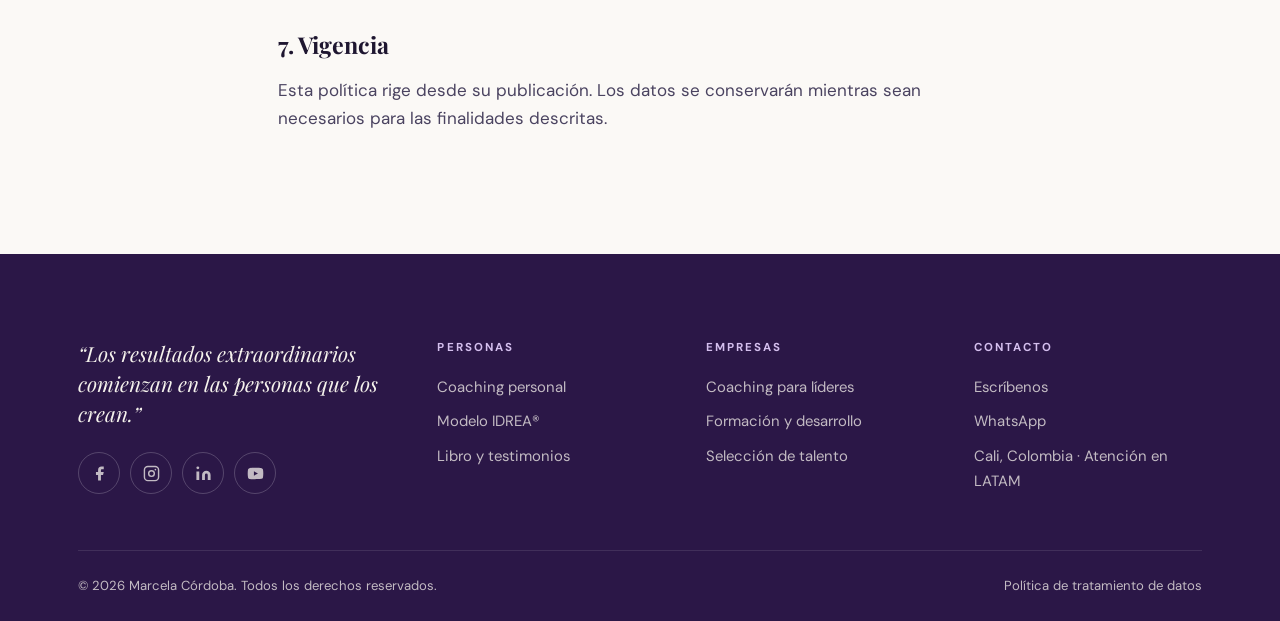
<file: politica-de-datos/index.html>
<!DOCTYPE html>
<html lang="es">
<head>
  <meta charset="UTF-8" />
  <meta name="viewport" content="width=device-width, initial-scale=1.0" />
  <title>Política de tratamiento de datos | Marcela Córdoba</title>
  <meta name="description" content="Política de tratamiento de datos personales del sitio web de Marcela Córdoba, conforme a la Ley 1581 de 2012." />
  
  <link rel="canonical" href="https://marcelacordoba.com/politica-de-datos/" />
  <meta property="og:type" content="website" />
  <meta property="og:locale" content="es_CO" />
  <meta property="og:site_name" content="Marcela Córdoba" />
  <meta property="og:title" content="Política de tratamiento de datos | Marcela Córdoba" />
  <meta property="og:description" content="Política de tratamiento de datos personales del sitio web de Marcela Córdoba, conforme a la Ley 1581 de 2012." />
  <meta property="og:url" content="https://marcelacordoba.com/politica-de-datos/" />
  <meta property="og:image" content="https://marcelacordoba.com/img/og-image.jpg" />
  <meta name="twitter:card" content="summary_large_image" />
  <meta name="theme-color" content="#2B1747" />
  <link rel="icon" href="../favicon.svg" type="image/svg+xml" />
  <link rel="icon" href="../favicon-32.png" sizes="32x32" type="image/png" />
  <link rel="apple-touch-icon" href="../apple-touch-icon.png" />
  <link rel="preconnect" href="https://fonts.googleapis.com" />
  <link rel="preconnect" href="https://fonts.gstatic.com" crossorigin />
  <link href="https://fonts.googleapis.com/css2?family=Playfair+Display:ital,wght@0,400;0,600;0,700;1,400;1,600&family=DM+Sans:opsz,wght@9..40,400;9..40,500;9..40,600;9..40,700&display=swap" rel="stylesheet" />
  <link rel="stylesheet" href="../styles.css" />
  
</head>
<body>
<a class="skip" href="#contenido">Saltar al contenido</a>
<header class="nav" id="nav">
  <div class="wrap nav-inner">
    <a href="../" class="nav-logo" aria-label="Marcela Córdoba — Inicio"><img src="../img/logo.png" alt="Marcela Córdoba" width="566" height="115" /></a>
    <button class="burger" id="burger" aria-label="Abrir menú" aria-expanded="false" aria-controls="menu"><span></span><span></span><span></span></button>
    <nav aria-label="Principal">
      <ul class="nav-menu" id="menu">
        <li><a class="nav-link" href="../">Inicio</a></li>
        <li><a class="nav-link" href="../sobre-marcela/">Sobre Marcela</a></li>
        <li class="has-sub">
          <button class="nav-link" aria-expanded="false" aria-haspopup="true">Servicios <i class="caret" aria-hidden="true"></i></button>
          <div class="sub">
            <div>
              <p class="sub-label">Personas</p>
              <a href="../coaching-personal/">Coaching personal<small>Claridad, patrones y resultados</small></a>
            </div>
            <div>
              <p class="sub-label">Empresas</p>
              <a href="../coaching-lideres/">Coaching para líderes<small>Liderazgo consciente</small></a>
              <a href="../formacion-desarrollo-talento/">Formación y desarrollo de talento<small>Talleres y programas</small></a>
              <a href="../seleccion-talento/">Atracción y selección de talento<small>La persona adecuada</small></a>
            </div>
          </div>
        </li>
        <li><a class="nav-link" href="../modelo-idrea/">Modelo IDREA®</a></li>
        <li><a class="nav-link" href="../recursos/">Recursos</a></li>
        <li><a class="btn btn-primary nav-cta" href="../contacto/">Contacto</a></li>
      </ul>
    </nav>
  </div>
</header>
<main id="contenido">
<section class="section bg-paper"><div class="wrap legal">
<p class="eyebrow">Legal</p>
<h1 class="h2">Política de tratamiento de datos personales</h1>
<!-- PLANTILLA BASE (Ley 1581 de 2012 y Decreto 1377 de 2013). Debe ser revisada y completada por Marcela Córdoba antes de publicar. -->
<p>En cumplimiento de la Ley 1581 de 2012 y sus decretos reglamentarios, Marcela Córdoba informa la política aplicable al tratamiento de los datos personales que recibe a través de este sitio web y de sus canales de contacto.</p>
<h2>1. Responsable del tratamiento</h2>
<p>Marcela Córdoba, con domicilio en Cali, Colombia. Canales de contacto: los publicados en la página <a href="../contacto/">Contacto</a>.</p>
<h2>2. Datos que recolectamos</h2>
<p>Nombre, correo electrónico, teléfono o WhatsApp, país y ciudad, empresa y cargo (cuando aplica), y la información que la persona comparte voluntariamente en los formularios sobre su necesidad. También se registran la página de origen y la fuente de la visita.</p>
<h2>3. Finalidades</h2>
<ul>
<li>Responder solicitudes y contactar a la persona para entender su necesidad.</li>
<li>Presentar propuestas de servicios de coaching, formación, consultoría y selección.</li>
<li>Gestionar la relación comercial y el registro de contactos en sistemas de gestión de clientes (CRM).</li>
<li>Enviar información relacionada con los servicios, cuando la persona lo autorice.</li>
<li>Medir el funcionamiento del sitio web para mejorarlo.</li>
</ul>
<h2>4. Derechos del titular</h2>
<p>Como titular puedes conocer, actualizar, rectificar y solicitar la supresión de tus datos, revocar la autorización otorgada, solicitar prueba de la autorización, ser informado sobre el uso de tus datos y presentar quejas ante la Superintendencia de Industria y Comercio.</p>
<h2>5. Cómo ejercer tus derechos</h2>
<p>Puedes enviar tu consulta o reclamo a través de los canales publicados en la página de Contacto. Las consultas se atenderán en un máximo de diez (10) días hábiles y los reclamos en un máximo de quince (15) días hábiles, conforme a la ley.</p>
<h2>6. Seguridad y transferencia</h2>
<p>Los datos se almacenan con medidas razonables de seguridad y pueden ser procesados por proveedores tecnológicos (por ejemplo, servicios de formularios, correo o CRM) que actúan como encargados del tratamiento.</p>
<h2>7. Vigencia</h2>
<p>Esta política rige desde su publicación. Los datos se conservarán mientras sean necesarios para las finalidades descritas.</p>
</div></section>
</main>
<footer class="footer">
  <div class="wrap">
    <div class="footer-grid">
      <div class="footer-brand">
        <p>“Los resultados extraordinarios comienzan en las personas que los crean.”</p>
        <div class="socials"><a href="https://www.facebook.com/profile.php?id=100073081083737" target="_blank" rel="noopener" aria-label="Facebook"><svg viewBox="0 0 24 24" fill="currentColor"><path d="M18 2h-3a5 5 0 00-5 5v3H7v4h3v8h4v-8h3l1-4h-4V7a1 1 0 011-1h3z"/></svg></a><a href="https://www.instagram.com/marcelacordobamentora/" target="_blank" rel="noopener" aria-label="Instagram"><svg viewBox="0 0 24 24" fill="none" stroke="currentColor" stroke-width="2" stroke-linecap="round" stroke-linejoin="round"><rect x="2" y="2" width="20" height="20" rx="5"/><circle cx="12" cy="12" r="4"/><circle cx="17.5" cy="6.5" r="1.2" fill="currentColor" stroke="none"/></svg></a><a href="https://www.linkedin.com/in/marcelacordobamentora/" target="_blank" rel="noopener" aria-label="LinkedIn"><svg viewBox="0 0 24 24" fill="currentColor"><path d="M16 8a6 6 0 016 6v7h-4v-7a2 2 0 00-4 0v7h-4v-7a6 6 0 016-6zM2 9h4v12H2z"/><circle cx="4" cy="4" r="2"/></svg></a><a href="https://www.youtube.com/@Marcelacordobamentora" target="_blank" rel="noopener" aria-label="YouTube"><svg viewBox="0 0 24 24" fill="currentColor"><path d="M22.54 6.42a2.78 2.78 0 00-1.95-1.96C18.88 4 12 4 12 4s-6.88 0-8.59.46a2.78 2.78 0 00-1.95 1.96A29 29 0 001 12a29 29 0 00.46 5.58A2.78 2.78 0 003.41 19.6C5.12 20 12 20 12 20s6.88 0 8.59-.46a2.78 2.78 0 001.95-1.95A29 29 0 0023 12a29 29 0 00-.46-5.58zM9.75 15.02V8.98L15.5 12l-5.75 3.02z"/></svg></a></div>
      </div>
      <div>
        <h4>Personas</h4>
        <ul><li><a href="../coaching-personal/">Coaching personal</a></li><li><a href="../modelo-idrea/">Modelo IDREA®</a></li><li><a href="../recursos/">Libro y testimonios</a></li></ul>
      </div>
      <div>
        <h4>Empresas</h4>
        <ul><li><a href="../coaching-lideres/">Coaching para líderes</a></li><li><a href="../formacion-desarrollo-talento/">Formación y desarrollo</a></li><li><a href="../seleccion-talento/">Selección de talento</a></li></ul>
      </div>
      <div>
        <h4>Contacto</h4>
        <ul>
          <li><a href="../contacto/">Escríbenos</a></li>
          <li data-wa-wrap><a data-wa href="#" target="_blank" rel="noopener">WhatsApp</a></li>
          <li data-email-wrap><a data-email href="#"></a></li>
          <li>Cali, Colombia · Atención en LATAM</li>
        </ul>
      </div>
    </div>
    <div class="footer-bottom">
      <p>© <span id="year">2026</span> Marcela Córdoba. Todos los derechos reservados.</p>
      <nav aria-label="Legal"><a href="../politica-de-datos/">Política de tratamiento de datos</a></nav>
    </div>
  </div>
</footer>

<script src="../config.js"></script>
<script src="../script.js"></script>
</body>
</html>
</file>
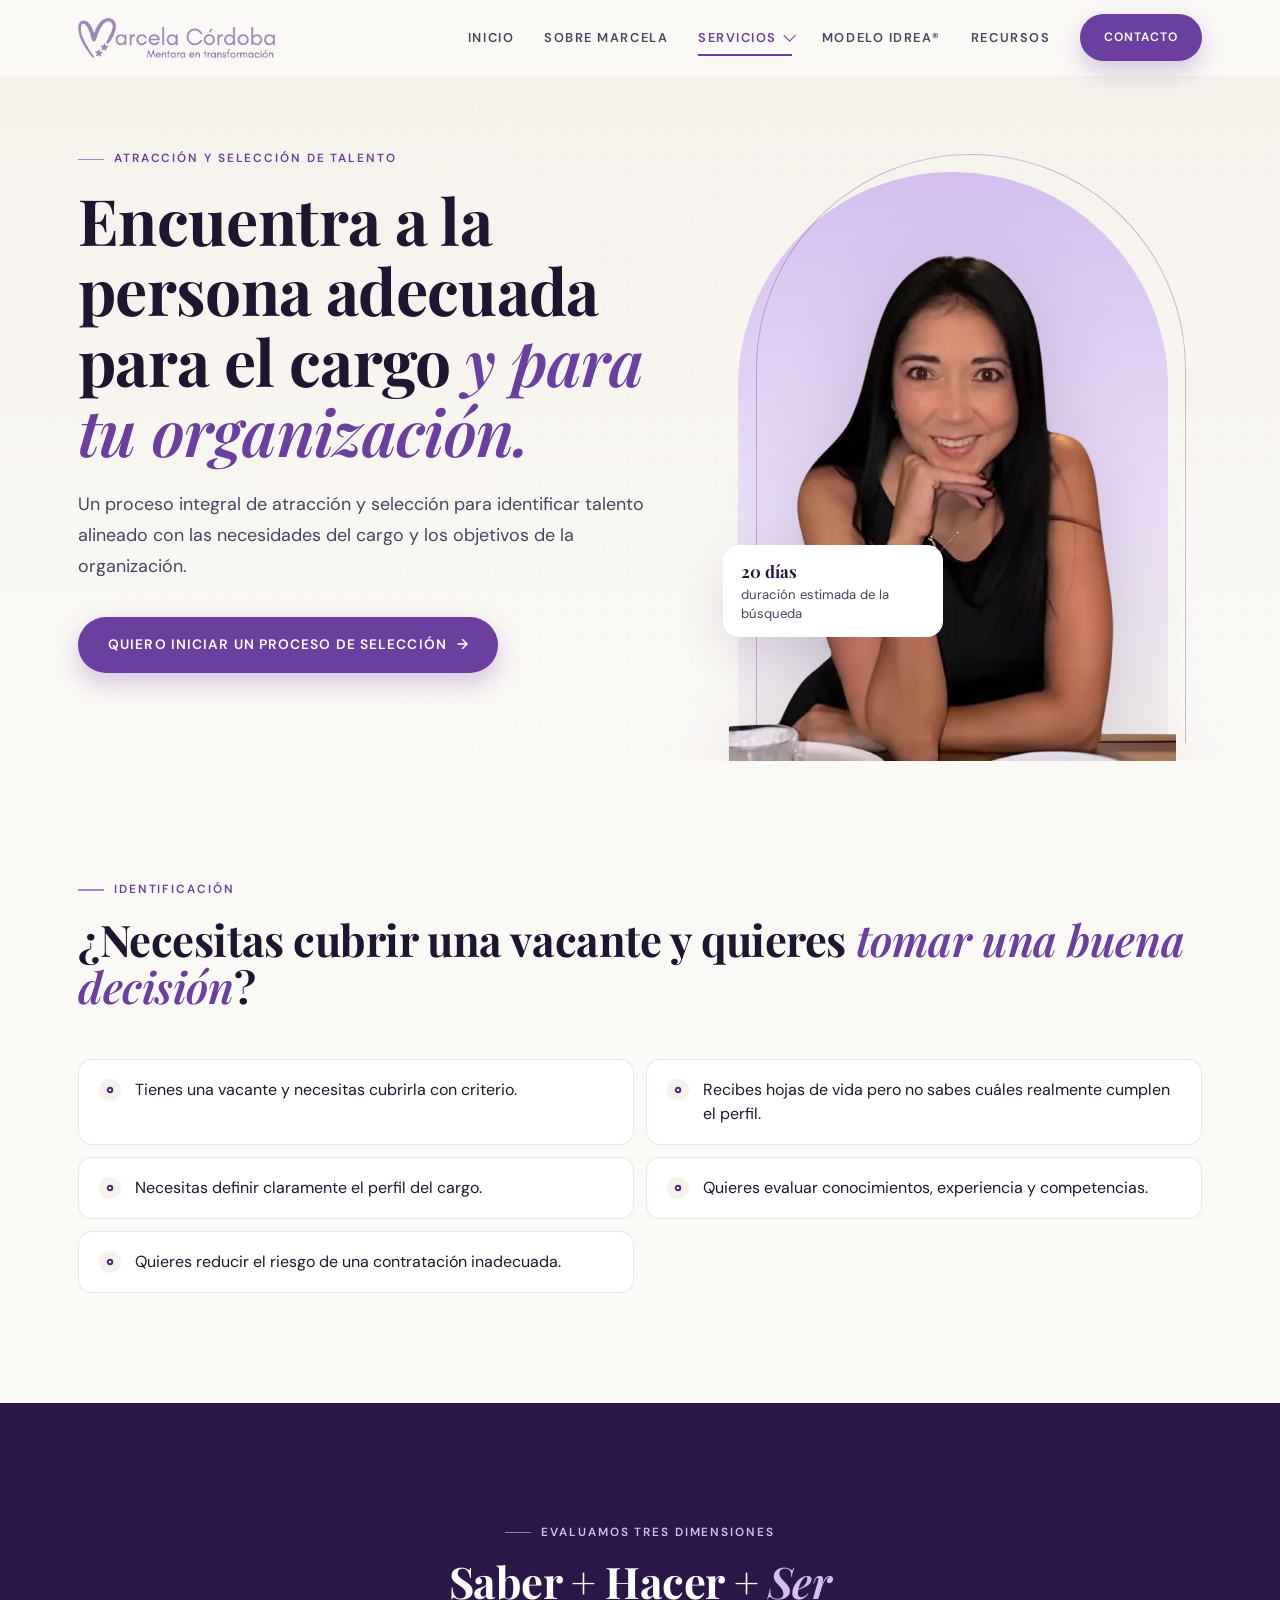
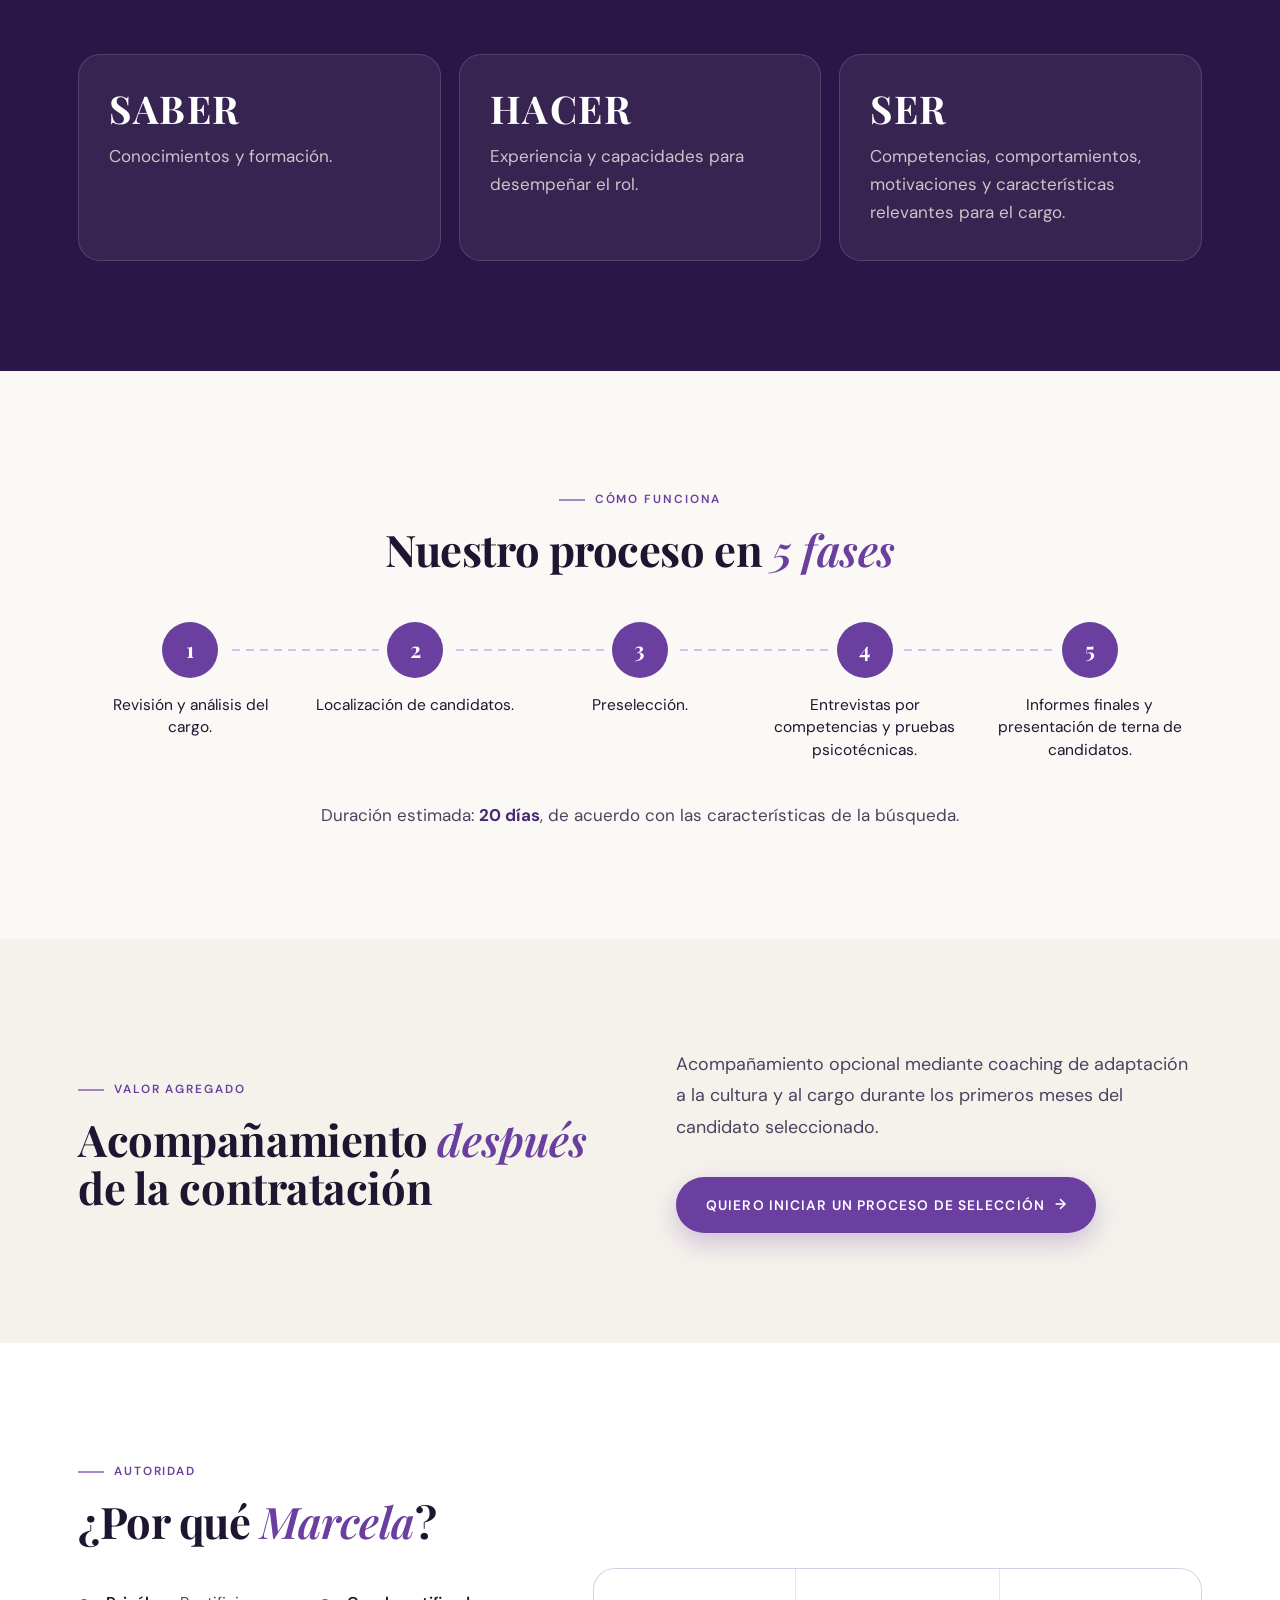
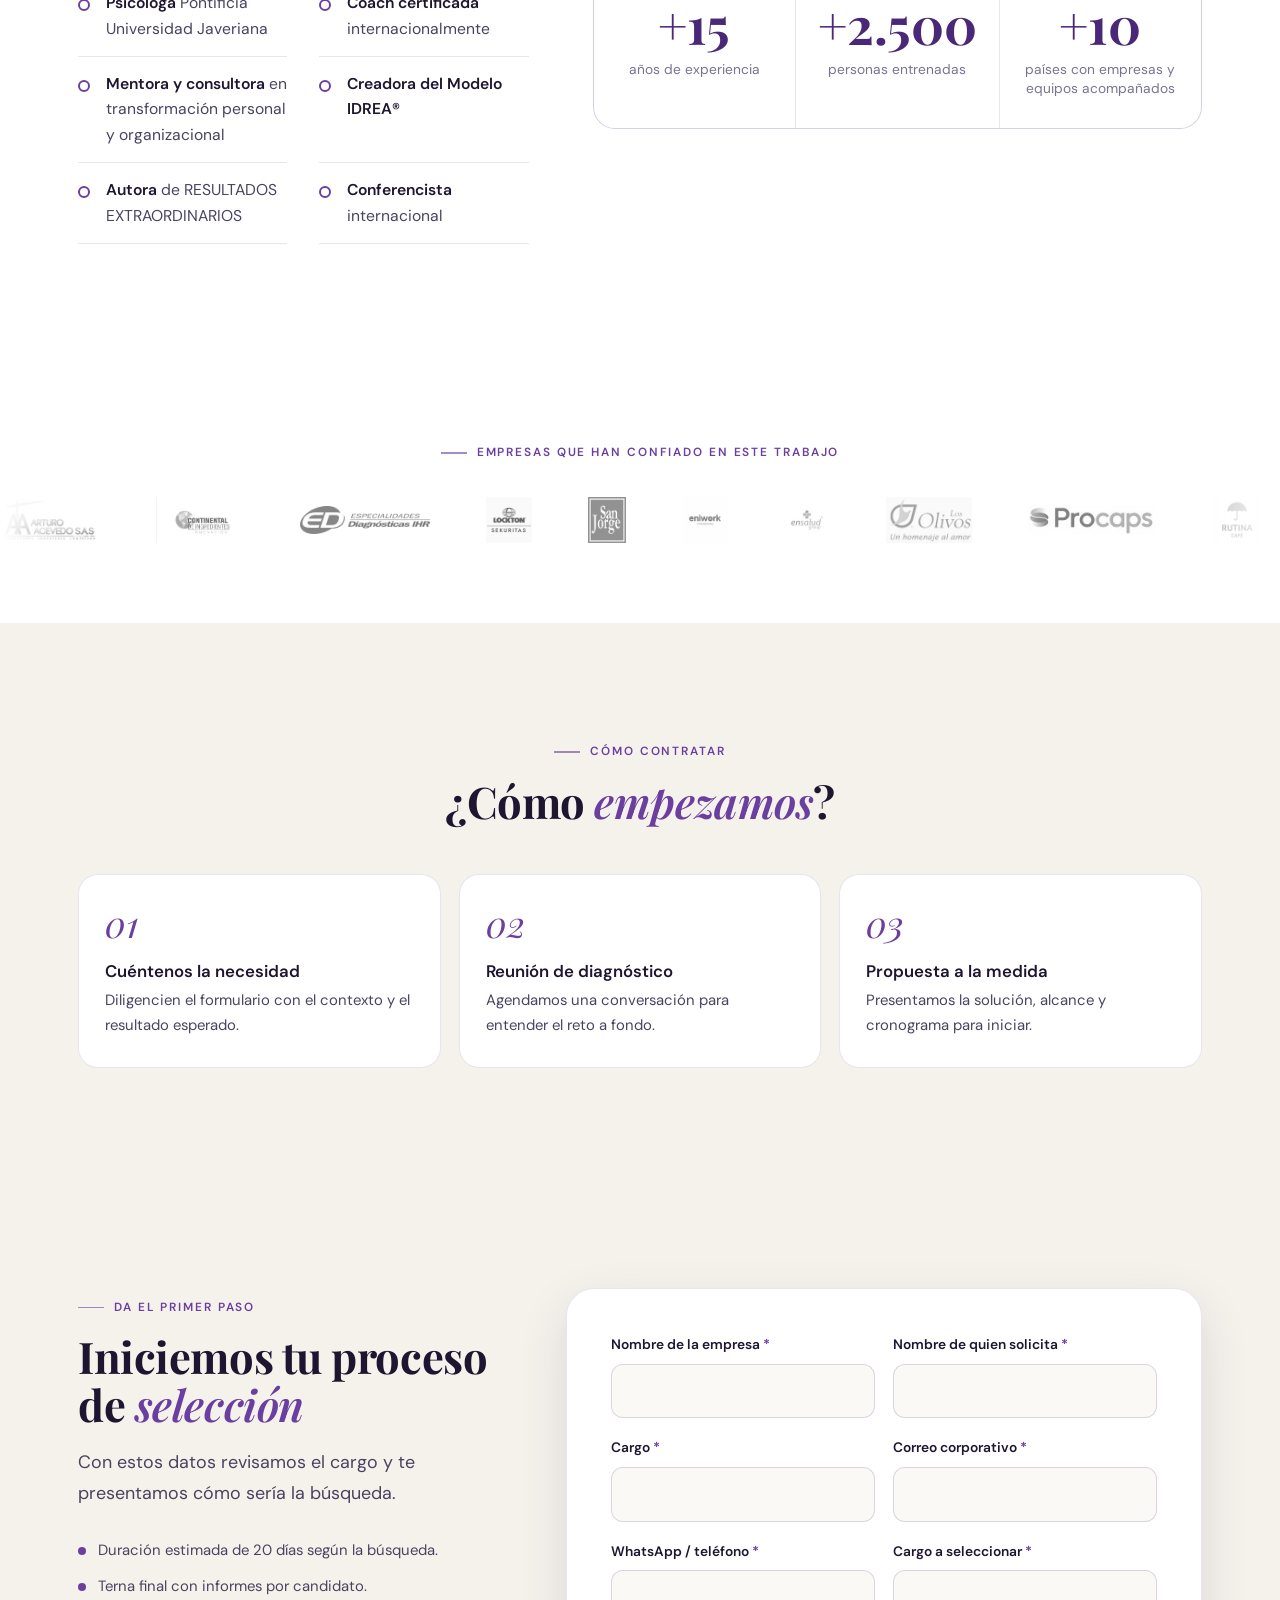
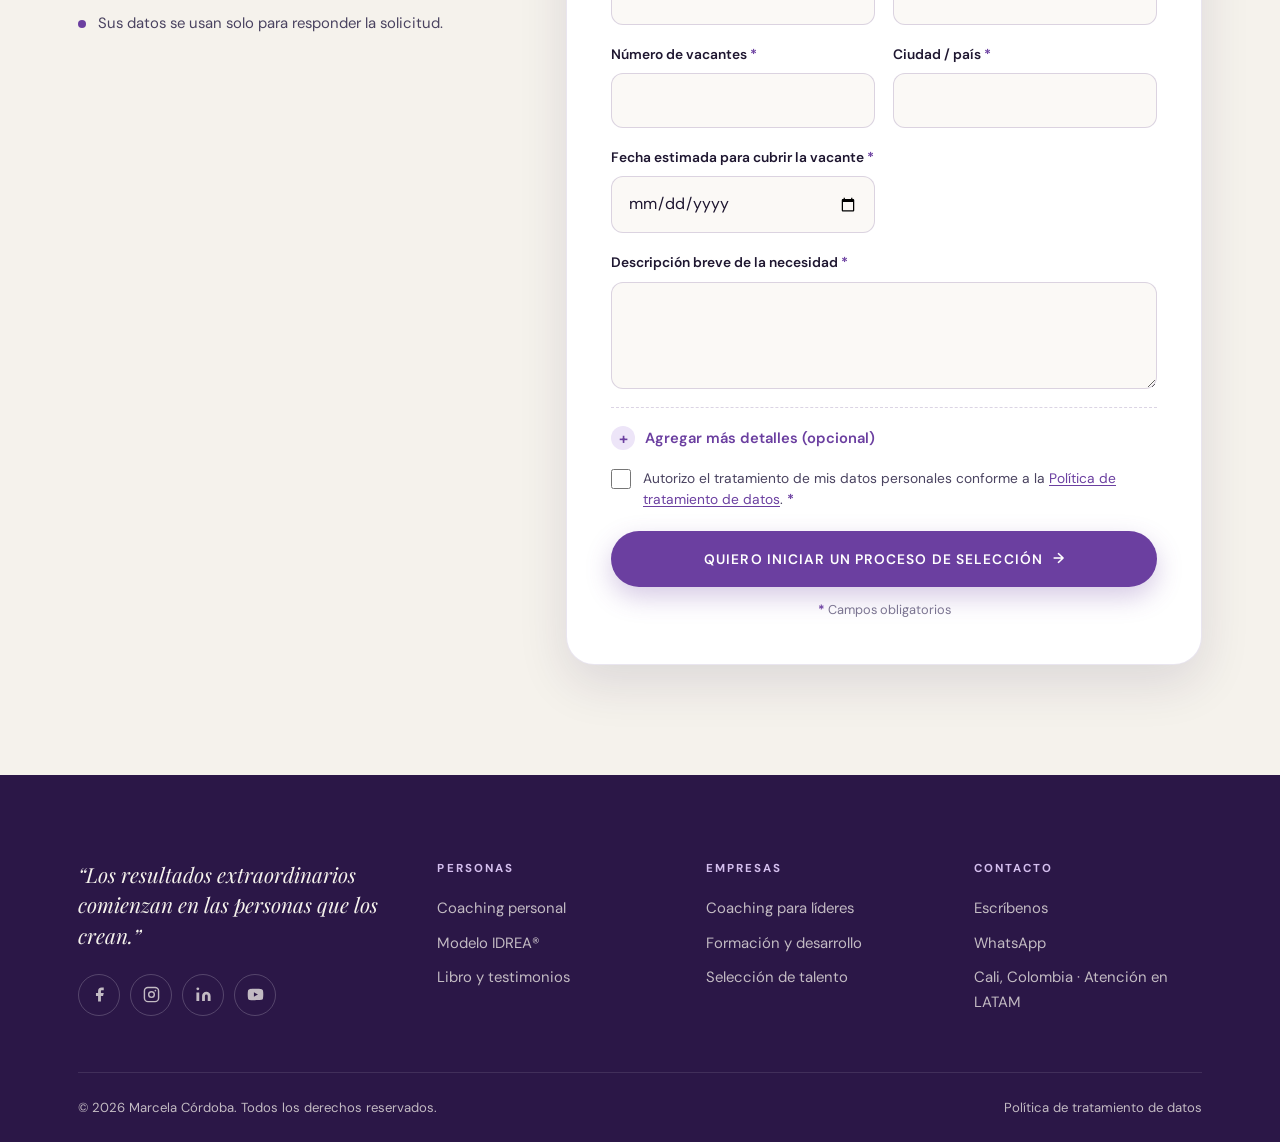
<file: seleccion-talento/index.html>
<!DOCTYPE html>
<html lang="es">
<head>
  <meta charset="UTF-8" />
  <meta name="viewport" content="width=device-width, initial-scale=1.0" />
  <title>Selección de personal | Atracción y selección de talento — Marcela Córdoba</title>
  <meta name="description" content="Proceso integral de selección de personal en 5 fases: análisis del cargo, búsqueda, preselección, entrevistas por competencias, pruebas y terna. Duración estimada de 20 días." />
  
  <link rel="canonical" href="https://marcelacordoba.com/seleccion-talento/" />
  <meta property="og:type" content="website" />
  <meta property="og:locale" content="es_CO" />
  <meta property="og:site_name" content="Marcela Córdoba" />
  <meta property="og:title" content="Selección de personal | Atracción y selección de talento — Marcela Córdoba" />
  <meta property="og:description" content="Proceso integral de selección de personal en 5 fases: análisis del cargo, búsqueda, preselección, entrevistas por competencias, pruebas y terna. Duración estimada de 20 días." />
  <meta property="og:url" content="https://marcelacordoba.com/seleccion-talento/" />
  <meta property="og:image" content="https://marcelacordoba.com/img/og-image.jpg" />
  <meta name="twitter:card" content="summary_large_image" />
  <meta name="theme-color" content="#2B1747" />
  <link rel="icon" href="../favicon.svg" type="image/svg+xml" />
  <link rel="icon" href="../favicon-32.png" sizes="32x32" type="image/png" />
  <link rel="apple-touch-icon" href="../apple-touch-icon.png" />
  <link rel="preconnect" href="https://fonts.googleapis.com" />
  <link rel="preconnect" href="https://fonts.gstatic.com" crossorigin />
  <link href="https://fonts.googleapis.com/css2?family=Playfair+Display:ital,wght@0,400;0,600;0,700;1,400;1,600&family=DM+Sans:opsz,wght@9..40,400;9..40,500;9..40,600;9..40,700&display=swap" rel="stylesheet" />
  <link rel="stylesheet" href="../styles.css" />
  <script type="application/ld+json">{"@context": "https://schema.org", "@type": "Service", "name": "Atracción y selección de talento", "provider": {"@type": "Person", "name": "Marcela Córdoba"}, "areaServed": "Latinoamérica", "url": "https://marcelacordoba.com/seleccion-talento/"}</script>
</head>
<body>
<a class="skip" href="#contenido">Saltar al contenido</a>
<header class="nav" id="nav">
  <div class="wrap nav-inner">
    <a href="../" class="nav-logo" aria-label="Marcela Córdoba — Inicio"><img src="../img/logo.png" alt="Marcela Córdoba" width="566" height="115" /></a>
    <button class="burger" id="burger" aria-label="Abrir menú" aria-expanded="false" aria-controls="menu"><span></span><span></span><span></span></button>
    <nav aria-label="Principal">
      <ul class="nav-menu" id="menu">
        <li><a class="nav-link" href="../">Inicio</a></li>
        <li><a class="nav-link" href="../sobre-marcela/">Sobre Marcela</a></li>
        <li class="has-sub">
          <button class="nav-link" aria-expanded="false" aria-haspopup="true" aria-current="page">Servicios <i class="caret" aria-hidden="true"></i></button>
          <div class="sub">
            <div>
              <p class="sub-label">Personas</p>
              <a href="../coaching-personal/">Coaching personal<small>Claridad, patrones y resultados</small></a>
            </div>
            <div>
              <p class="sub-label">Empresas</p>
              <a href="../coaching-lideres/">Coaching para líderes<small>Liderazgo consciente</small></a>
              <a href="../formacion-desarrollo-talento/">Formación y desarrollo de talento<small>Talleres y programas</small></a>
              <a href="../seleccion-talento/">Atracción y selección de talento<small>La persona adecuada</small></a>
            </div>
          </div>
        </li>
        <li><a class="nav-link" href="../modelo-idrea/">Modelo IDREA®</a></li>
        <li><a class="nav-link" href="../recursos/">Recursos</a></li>
        <li><a class="btn btn-primary nav-cta" href="../contacto/">Contacto</a></li>
      </ul>
    </nav>
  </div>
</header>
<main id="contenido">
<section class="hero page-hero">
  <div class="wrap hero-grid">
    <div class="hero-copy">
      <p class="eyebrow">Atracción y selección de talento</p>
      <h1 class="h1">Encuentra a la persona adecuada para el cargo <em>y para tu organización.</em></h1>
      <p class="lead">Un proceso integral de atracción y selección para identificar talento alineado con las necesidades del cargo y los objetivos de la organización.</p>
      <div class="btn-row"><a class="btn btn-primary" href="#formulario">Quiero iniciar un proceso de selección</a></div>
      
    </div>
    <div class="portal">
      <img src="../img/marcela-pensativa.webp" alt="Marcela Córdoba" fetchpriority="high" />
      <div class="portal-badge"><strong>20 días</strong>duración estimada de la búsqueda</div>
    </div>
  </div>
</section>
<section class="section bg-paper">
  <div class="wrap">
    <div class="section-head reveal"><p class="eyebrow">Identificación</p><h2 class="h2">¿Necesitas cubrir una vacante y quieres <em>tomar una buena decisión</em>?</h2></div>
    <ul class="checks two mirror"><li class="reveal">Tienes una vacante y necesitas cubrirla con criterio.</li><li class="reveal">Recibes hojas de vida pero no sabes cuáles realmente cumplen el perfil.</li><li class="reveal">Necesitas definir claramente el perfil del cargo.</li><li class="reveal">Quieres evaluar conocimientos, experiencia y competencias.</li><li class="reveal">Quieres reducir el riesgo de una contratación inadecuada.</li></ul>
  </div>
</section>

<section class="section bg-plum">
  <div class="wrap">
    <div class="section-head center reveal"><p class="eyebrow">Evaluamos tres dimensiones</p><h2 class="h2">Saber + Hacer + <em>Ser</em></h2></div>
    <div class="dims">
      <div class="dim reveal"><strong>SABER</strong><span>Conocimientos y formación.</span></div>
      <div class="dim reveal"><strong>HACER</strong><span>Experiencia y capacidades para desempeñar el rol.</span></div>
      <div class="dim reveal"><strong>SER</strong><span>Competencias, comportamientos, motivaciones y características relevantes para el cargo.</span></div>
    </div>
  </div>
</section>

<section class="section bg-paper">
  <div class="wrap">
    <div class="section-head center reveal"><p class="eyebrow">Cómo funciona</p><h2 class="h2">Nuestro proceso en <em>5 fases</em></h2></div>
    <div class="phases"><div class="phase reveal"><b>1</b><p>Revisión y análisis del cargo.</p></div><div class="phase reveal"><b>2</b><p>Localización de candidatos.</p></div><div class="phase reveal"><b>3</b><p>Preselección.</p></div><div class="phase reveal"><b>4</b><p>Entrevistas por competencias y pruebas psicotécnicas.</p></div><div class="phase reveal"><b>5</b><p>Informes finales y presentación de terna de candidatos.</p></div></div>
    <p class="duration reveal">Duración estimada: <strong>20 días</strong>, de acuerdo con las características de la búsqueda.</p>
  </div>
</section>

<section class="section bg-cream">
  <div class="wrap split">
    <div class="reveal">
      <p class="eyebrow">Valor agregado</p>
      <h2 class="h2">Acompañamiento <em>después</em> de la contratación</h2>
    </div>
    <div class="reveal">
      <p class="lead">Acompañamiento opcional mediante coaching de adaptación a la cultura y al cargo durante los primeros meses del candidato seleccionado.</p>
      <div class="btn-row"><a class="btn btn-primary" href="#formulario">Quiero iniciar un proceso de selección</a></div>
    </div>
  </div>
</section>
<section class="section bg-white">
  <div class="wrap authority">
    <div class="reveal">
      <p class="eyebrow">Autoridad</p>
      <h2 class="h2">¿Por qué <em>Marcela</em>?</h2>
      <ul class="cred-list"><li><strong>Psicóloga</strong> Pontificia Universidad Javeriana</li><li><strong>Coach certificada</strong> internacionalmente</li><li><strong>Mentora y consultora</strong> en transformación personal y organizacional</li><li><strong>Creadora del Modelo IDREA®</strong> </li><li><strong>Autora</strong> de RESULTADOS EXTRAORDINARIOS</li><li><strong>Conferencista</strong> internacional</li></ul>
    </div>
    <div class="reveal">
      <div class="stats-band">
        <div><strong>+15</strong><span>años de experiencia</span></div>
        <div><strong>+2.500</strong><span>personas entrenadas</span></div>
        <div><strong>+10</strong><span>países con empresas y equipos acompañados</span></div>
      </div>
    </div>
  </div>
</section>
<section class="section tight bg-white">
  <div class="wrap center"><p class="eyebrow">Empresas que han confiado en este trabajo</p></div>
  <div class="logos" style="margin-top:18px"><div class="logos-track"><img src="../img/clientes/logo-aa-sas.webp" alt="AA SAS" /><img src="../img/clientes/logo-continental-de-ingredientes.webp" alt="Continental de Ingredientes" /><img src="../img/clientes/logo-ed-2019.webp" alt="ED" /><img src="../img/clientes/lockton-sekuritas.webp" alt="Lockton Sekuritas" /><img src="../img/clientes/logosanjorge.webp" alt="Droguería San Jorge" /><img src="../img/clientes/logo-eniwork.webp" alt="Eniwork" /><img src="../img/clientes/logo-ensalud.webp" alt="Ensalud" /><img src="../img/clientes/logo-los-olivos.webp" alt="Los Olivos" /><img src="../img/clientes/logo-procaps.webp" alt="Procaps" /><img src="../img/clientes/logo-rutina.webp" alt="Rutina" /><img src="../img/clientes/logo-sushi-break-1.webp" alt="Sushi Break" /><img src="../img/clientes/manufacturas-economicas.webp" alt="Manufacturas Económicas" /><img src="../img/clientes/qi-energy.webp" alt="QI Energy" /><img src="../img/clientes/silene-fajas.webp" alt="Silene Fajas" /><img src="../img/clientes/super-giros.webp" alt="Super Giros" /><img src="../img/clientes/trade-business.webp" alt="Trade Business" /><img src="../img/clientes/logo-psd-negro-completo-2r.webp" alt="PSD" /><img src="../img/clientes/logo-learn-color.webp" alt="Learn" /><img src="../img/clientes/logo-tdm.webp" alt="TDM" /><img src="../img/clientes/logo1.webp" alt="Cliente" /><img src="../img/clientes/logo-figdesis.webp" alt="Figdesis" /><img src="../img/clientes/logo-aa-sas.webp" alt="" aria-hidden="true" /><img src="../img/clientes/logo-continental-de-ingredientes.webp" alt="" aria-hidden="true" /><img src="../img/clientes/logo-ed-2019.webp" alt="" aria-hidden="true" /><img src="../img/clientes/lockton-sekuritas.webp" alt="" aria-hidden="true" /><img src="../img/clientes/logosanjorge.webp" alt="" aria-hidden="true" /><img src="../img/clientes/logo-eniwork.webp" alt="" aria-hidden="true" /><img src="../img/clientes/logo-ensalud.webp" alt="" aria-hidden="true" /><img src="../img/clientes/logo-los-olivos.webp" alt="" aria-hidden="true" /><img src="../img/clientes/logo-procaps.webp" alt="" aria-hidden="true" /><img src="../img/clientes/logo-rutina.webp" alt="" aria-hidden="true" /><img src="../img/clientes/logo-sushi-break-1.webp" alt="" aria-hidden="true" /><img src="../img/clientes/manufacturas-economicas.webp" alt="" aria-hidden="true" /><img src="../img/clientes/qi-energy.webp" alt="" aria-hidden="true" /><img src="../img/clientes/silene-fajas.webp" alt="" aria-hidden="true" /><img src="../img/clientes/super-giros.webp" alt="" aria-hidden="true" /><img src="../img/clientes/trade-business.webp" alt="" aria-hidden="true" /><img src="../img/clientes/logo-psd-negro-completo-2r.webp" alt="" aria-hidden="true" /><img src="../img/clientes/logo-learn-color.webp" alt="" aria-hidden="true" /><img src="../img/clientes/logo-tdm.webp" alt="" aria-hidden="true" /><img src="../img/clientes/logo1.webp" alt="" aria-hidden="true" /><img src="../img/clientes/logo-figdesis.webp" alt="" aria-hidden="true" /></div></div>
</section>
<section class="section bg-cream">
  <div class="wrap">
    <div class="section-head center reveal"><p class="eyebrow">Cómo contratar</p><h2 class="h2">¿Cómo <em>empezamos</em>?</h2></div>
    <div class="steps" style="--n:3"><div class="step reveal"><h3>Cuéntenos la necesidad</h3><p>Diligencien el formulario con el contexto y el resultado esperado.</p></div><div class="step reveal"><h3>Reunión de diagnóstico</h3><p>Agendamos una conversación para entender el reto a fondo.</p></div><div class="step reveal"><h3>Propuesta a la medida</h3><p>Presentamos la solución, alcance y cronograma para iniciar.</p></div></div>
  </div>
</section>
<section class="section form-section" id="formulario">
  <div class="wrap form-layout">
    <div class="form-aside reveal">
      <p class="eyebrow">Da el primer paso</p>
      <h2 class="h2">Iniciemos tu proceso de <em>selección</em></h2>
      <p class="lead">Con estos datos revisamos el cargo y te presentamos cómo sería la búsqueda.</p>
      <ul class="reassure"><li>Duración estimada de 20 días según la búsqueda.</li><li>Terna final con informes por candidato.</li><li>Sus datos se usan solo para responder la solicitud.</li></ul>
    </div>
    <div class="form-card reveal">
      <form class="lead-form" data-service="Atracción y selección de talento" novalidate>
        <input type="checkbox" name="botcheck" class="hp" tabindex="-1" autocomplete="off" aria-hidden="true" />
        <div class="field"><label for="f-empresa-seleccion">Nombre de la empresa <span class="req" aria-hidden="true">*</span></label><input class="input" type="text" id="f-empresa-seleccion" name="empresa" autocomplete="organization" required /></div><div class="field"><label for="f-nombre-seleccion">Nombre de quien solicita <span class="req" aria-hidden="true">*</span></label><input class="input" type="text" id="f-nombre-seleccion" name="nombre" autocomplete="name" required /></div><div class="field"><label for="f-cargo-seleccion">Cargo <span class="req" aria-hidden="true">*</span></label><input class="input" type="text" id="f-cargo-seleccion" name="cargo" autocomplete="organization-title" required /></div><div class="field"><label for="f-correo-seleccion">Correo corporativo <span class="req" aria-hidden="true">*</span></label><input class="input" type="email" id="f-correo-seleccion" name="correo" autocomplete="email" required /></div><div class="field"><label for="f-whatsapp-seleccion">WhatsApp / teléfono <span class="req" aria-hidden="true">*</span></label><input class="input" type="tel" id="f-whatsapp-seleccion" name="whatsapp" autocomplete="tel" inputmode="tel" required /></div><div class="field"><label for="f-cargo_a_seleccionar-seleccion">Cargo a seleccionar <span class="req" aria-hidden="true">*</span></label><input class="input" type="text" id="f-cargo_a_seleccionar-seleccion" name="cargo_a_seleccionar" required /></div><div class="field"><label for="f-numero_de_vacantes-seleccion">Número de vacantes <span class="req" aria-hidden="true">*</span></label><input class="input" type="number" id="f-numero_de_vacantes-seleccion" name="numero_de_vacantes" min="1" inputmode="numeric" required /></div><div class="field"><label for="f-ciudad_pais-seleccion">Ciudad / país <span class="req" aria-hidden="true">*</span></label><input class="input" type="text" id="f-ciudad_pais-seleccion" name="ciudad_pais" required /></div><div class="field"><label for="f-fecha_para_cubrir-seleccion">Fecha estimada para cubrir la vacante <span class="req" aria-hidden="true">*</span></label><input class="input" type="date" id="f-fecha_para_cubrir-seleccion" name="fecha_para_cubrir" required /></div><div class="field full"><label for="f-necesidad-seleccion">Descripción breve de la necesidad <span class="req" aria-hidden="true">*</span></label><textarea class="input" id="f-necesidad-seleccion" name="necesidad" rows="3" maxlength="1200" required></textarea></div>
        <details><summary>Agregar más detalles (opcional)</summary><div class="more"><fieldset class="field chips full"><legend>¿Existe descripción y perfil del cargo?</legend><label><input type="radio" name="existe_perfil" value="Sí" /><span>Sí</span></label><label><input type="radio" name="existe_perfil" value="No" /><span>No</span></label></fieldset><div class="field"><label for="f-nivel_del_cargo-seleccion">Tipo de cargo / nivel</label><select class="input" id="f-nivel_del_cargo-seleccion" name="nivel_del_cargo"><option value="" disabled selected>Selecciona una opción</option><option>Operativo</option><option>Técnico / profesional</option><option>Coordinación / jefatura</option><option>Gerencial / directivo</option><option>Otro</option></select></div><div class="field"><label for="f-rango_salarial-seleccion">Salario o rango salarial (opcional)</label><input class="input" type="text" id="f-rango_salarial-seleccion" name="rango_salarial" /></div><div class="field full"><label for="f-como_nos_conocio-seleccion">¿Cómo conocieron a Marcela?</label><select class="input" id="f-como_nos_conocio-seleccion" name="como_nos_conocio"><option value="" disabled selected>Selecciona una opción</option><option>Instagram</option><option>LinkedIn</option><option>Facebook</option><option>YouTube</option><option>Google</option><option>Recomendación</option><option>Evento o conferencia</option><option>Libro</option><option>Otro</option></select></div></div></details>
        <label class="consent field"><input type="checkbox" name="autorizacion_datos" value="Sí autorizo" required /><span>Autorizo el tratamiento de mis datos personales conforme a la <a href="../politica-de-datos/" target="_blank">Política de tratamiento de datos</a>. <span class="req" aria-hidden="true">*</span></span></label>
        <div class="form-error" role="alert"></div>
        <div class="form-foot">
          <button type="submit" class="btn btn-primary btn-block">Quiero iniciar un proceso de selección</button>
          <small><span class="req">*</span> Campos obligatorios</small>
        </div>
      </form>
      <div class="form-success" role="status" aria-live="polite">
        <div class="seal"><svg width="34" height="34" viewBox="0 0 24 24" fill="none" stroke="currentColor" stroke-width="2.4" stroke-linecap="round" stroke-linejoin="round"><polyline points="20 6 9 17 4 12"/></svg></div>
        <h3>Gracias. Ya diste el primer paso.</h3>
        <p>Recibimos tu información. Revisaremos tu solicitud y nos pondremos en contacto contigo para conocer mejor tu situación y definir el siguiente paso.</p>
      </div>
    </div>
  </div>
</section>
</main>
<footer class="footer">
  <div class="wrap">
    <div class="footer-grid">
      <div class="footer-brand">
        <p>“Los resultados extraordinarios comienzan en las personas que los crean.”</p>
        <div class="socials"><a href="https://www.facebook.com/profile.php?id=100073081083737" target="_blank" rel="noopener" aria-label="Facebook"><svg viewBox="0 0 24 24" fill="currentColor"><path d="M18 2h-3a5 5 0 00-5 5v3H7v4h3v8h4v-8h3l1-4h-4V7a1 1 0 011-1h3z"/></svg></a><a href="https://www.instagram.com/marcelacordobamentora/" target="_blank" rel="noopener" aria-label="Instagram"><svg viewBox="0 0 24 24" fill="none" stroke="currentColor" stroke-width="2" stroke-linecap="round" stroke-linejoin="round"><rect x="2" y="2" width="20" height="20" rx="5"/><circle cx="12" cy="12" r="4"/><circle cx="17.5" cy="6.5" r="1.2" fill="currentColor" stroke="none"/></svg></a><a href="https://www.linkedin.com/in/marcelacordobamentora/" target="_blank" rel="noopener" aria-label="LinkedIn"><svg viewBox="0 0 24 24" fill="currentColor"><path d="M16 8a6 6 0 016 6v7h-4v-7a2 2 0 00-4 0v7h-4v-7a6 6 0 016-6zM2 9h4v12H2z"/><circle cx="4" cy="4" r="2"/></svg></a><a href="https://www.youtube.com/@Marcelacordobamentora" target="_blank" rel="noopener" aria-label="YouTube"><svg viewBox="0 0 24 24" fill="currentColor"><path d="M22.54 6.42a2.78 2.78 0 00-1.95-1.96C18.88 4 12 4 12 4s-6.88 0-8.59.46a2.78 2.78 0 00-1.95 1.96A29 29 0 001 12a29 29 0 00.46 5.58A2.78 2.78 0 003.41 19.6C5.12 20 12 20 12 20s6.88 0 8.59-.46a2.78 2.78 0 001.95-1.95A29 29 0 0023 12a29 29 0 00-.46-5.58zM9.75 15.02V8.98L15.5 12l-5.75 3.02z"/></svg></a></div>
      </div>
      <div>
        <h4>Personas</h4>
        <ul><li><a href="../coaching-personal/">Coaching personal</a></li><li><a href="../modelo-idrea/">Modelo IDREA®</a></li><li><a href="../recursos/">Libro y testimonios</a></li></ul>
      </div>
      <div>
        <h4>Empresas</h4>
        <ul><li><a href="../coaching-lideres/">Coaching para líderes</a></li><li><a href="../formacion-desarrollo-talento/">Formación y desarrollo</a></li><li><a href="../seleccion-talento/">Selección de talento</a></li></ul>
      </div>
      <div>
        <h4>Contacto</h4>
        <ul>
          <li><a href="../contacto/">Escríbenos</a></li>
          <li data-wa-wrap><a data-wa href="#" target="_blank" rel="noopener">WhatsApp</a></li>
          <li data-email-wrap><a data-email href="#"></a></li>
          <li>Cali, Colombia · Atención en LATAM</li>
        </ul>
      </div>
    </div>
    <div class="footer-bottom">
      <p>© <span id="year">2026</span> Marcela Córdoba. Todos los derechos reservados.</p>
      <nav aria-label="Legal"><a href="../politica-de-datos/">Política de tratamiento de datos</a></nav>
    </div>
  </div>
</footer>
<div class="mobile-cta"><a class="btn btn-primary" href="#formulario">Quiero iniciar un proceso de selección</a></div>
<script src="../config.js"></script>
<script src="../script.js"></script>
</body>
</html>
</file>
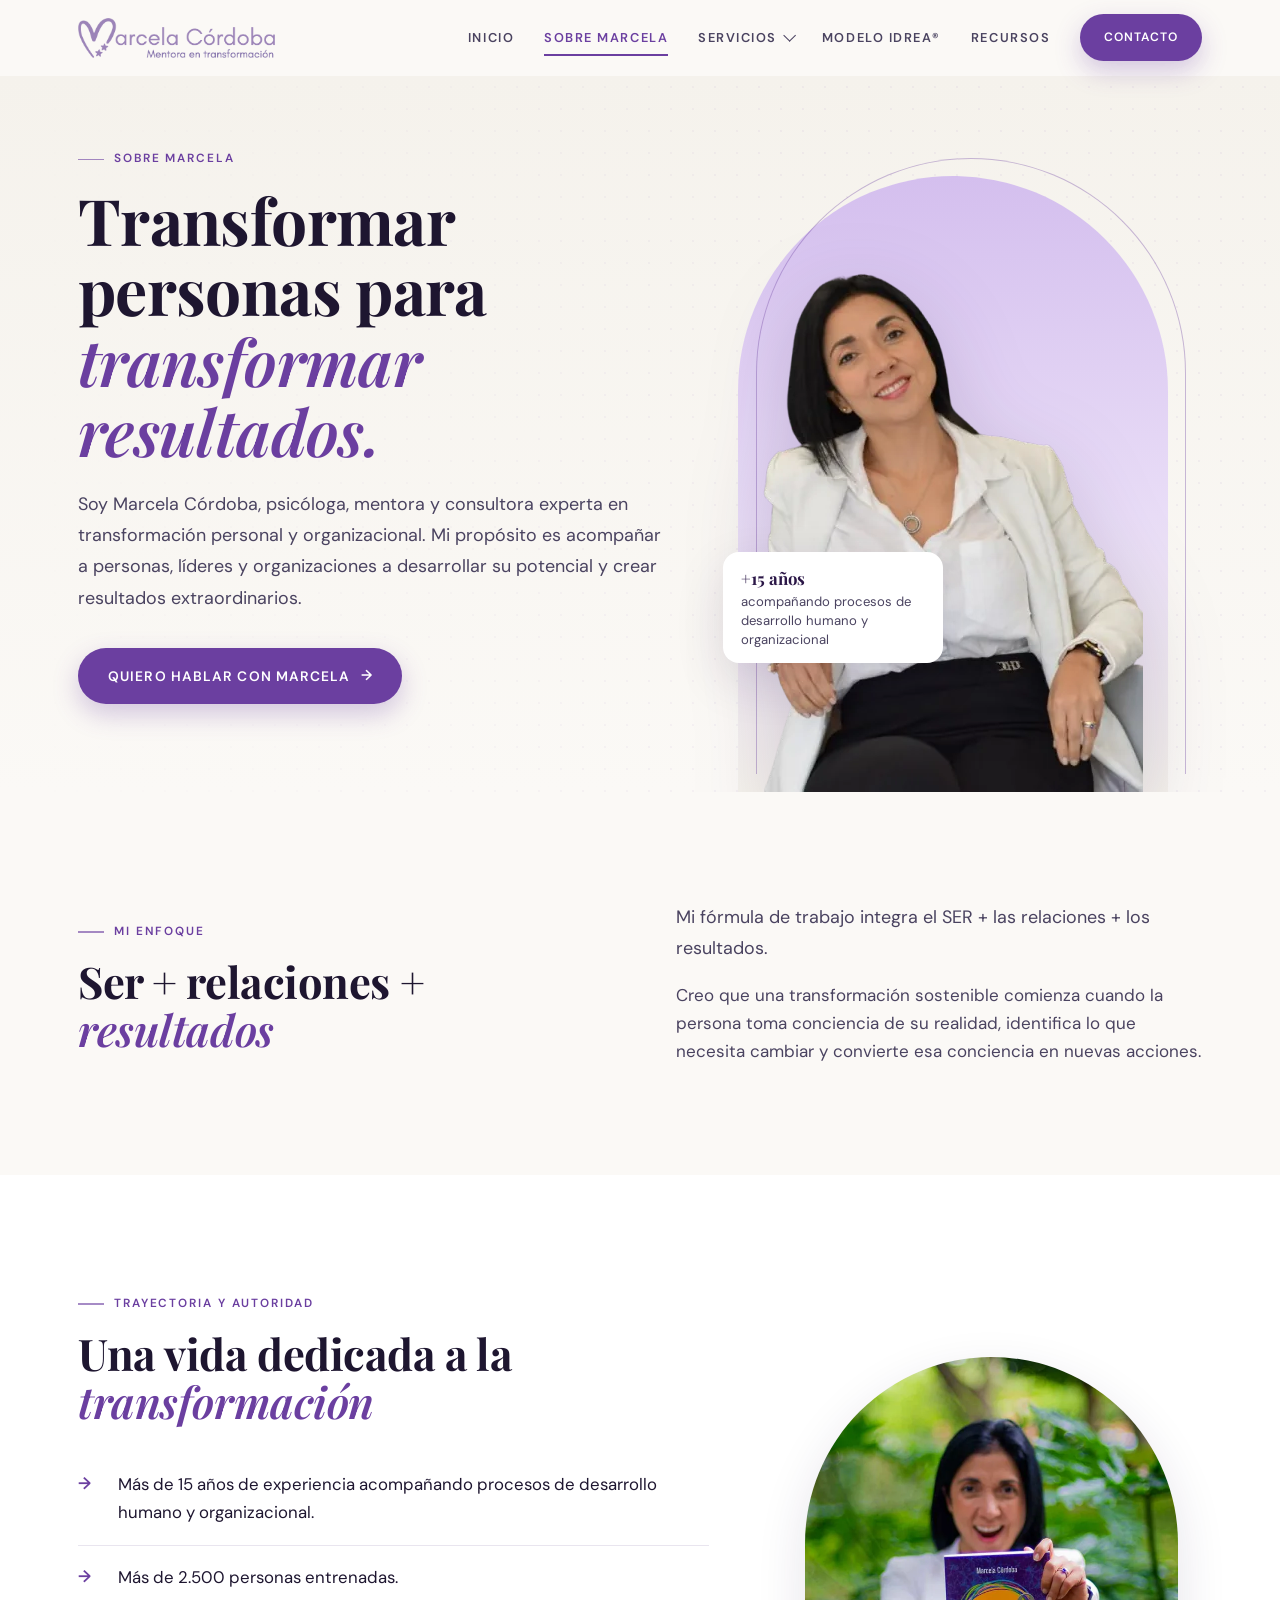
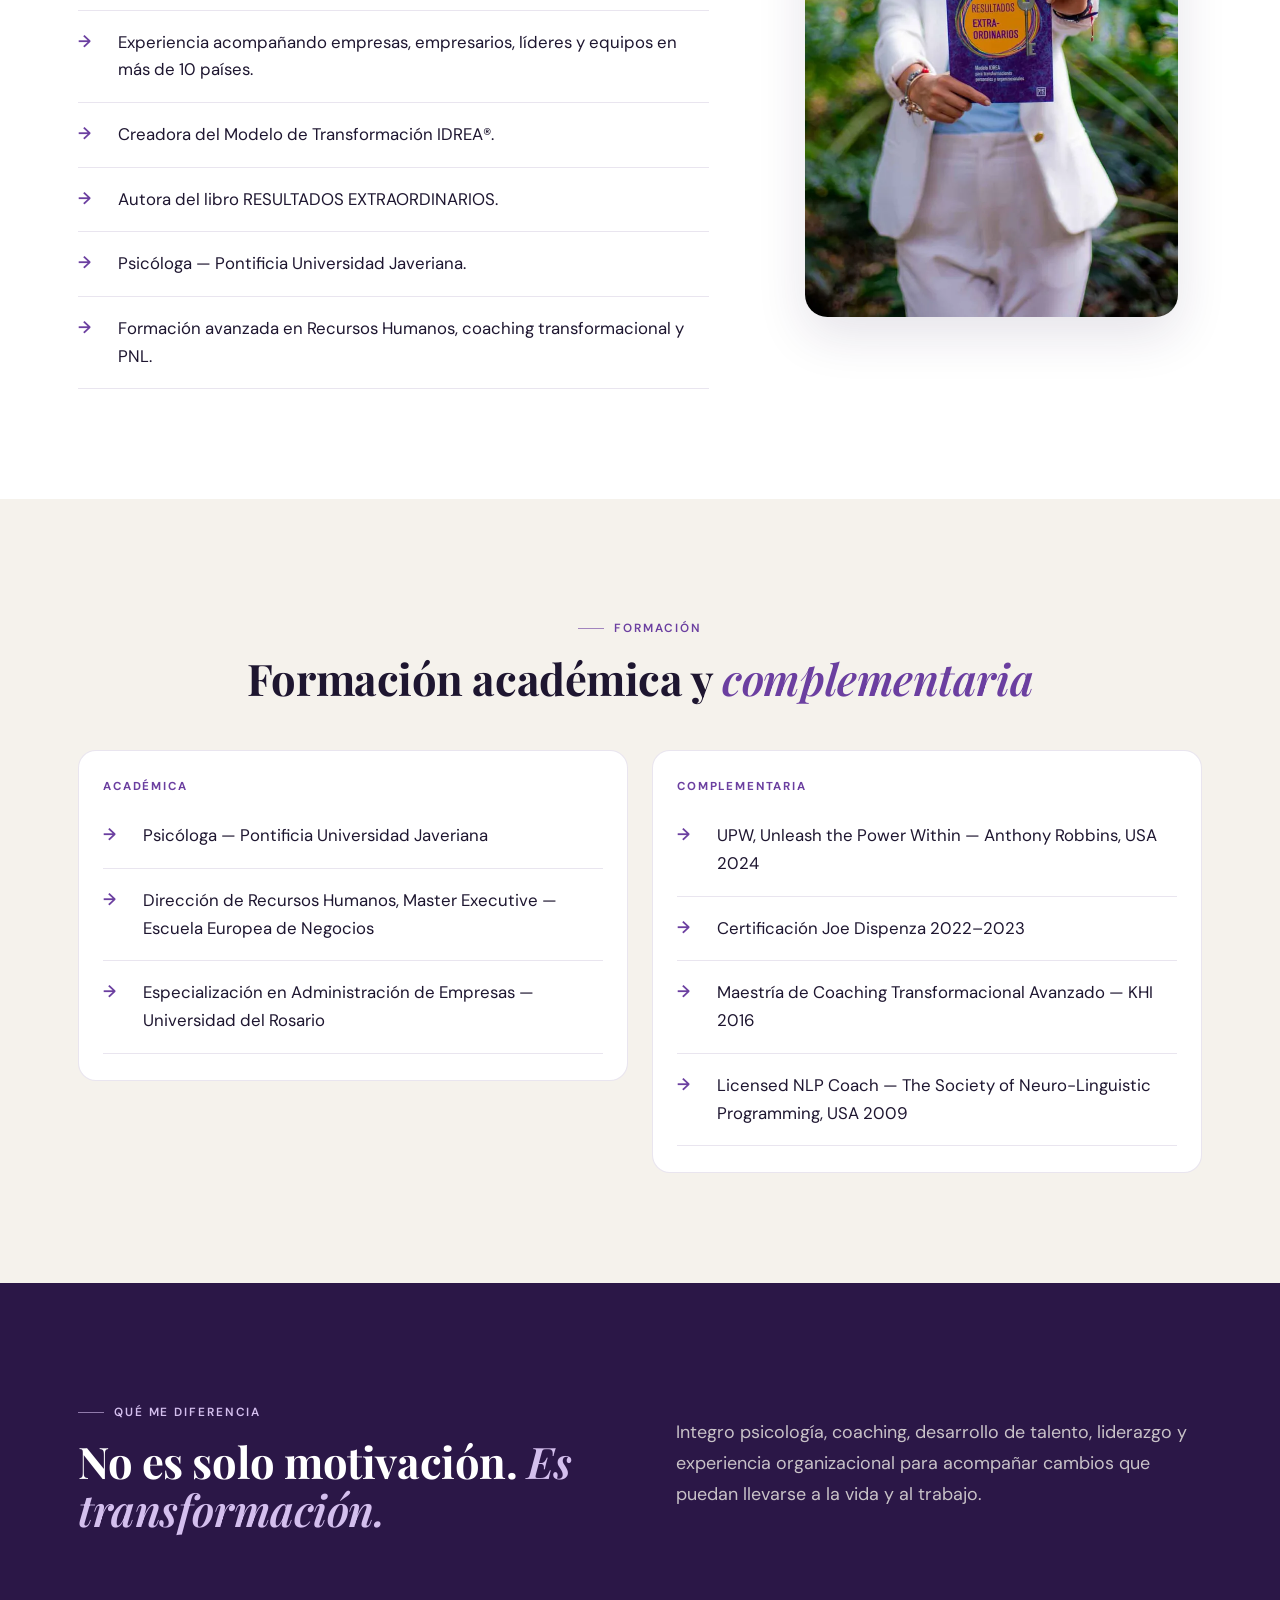
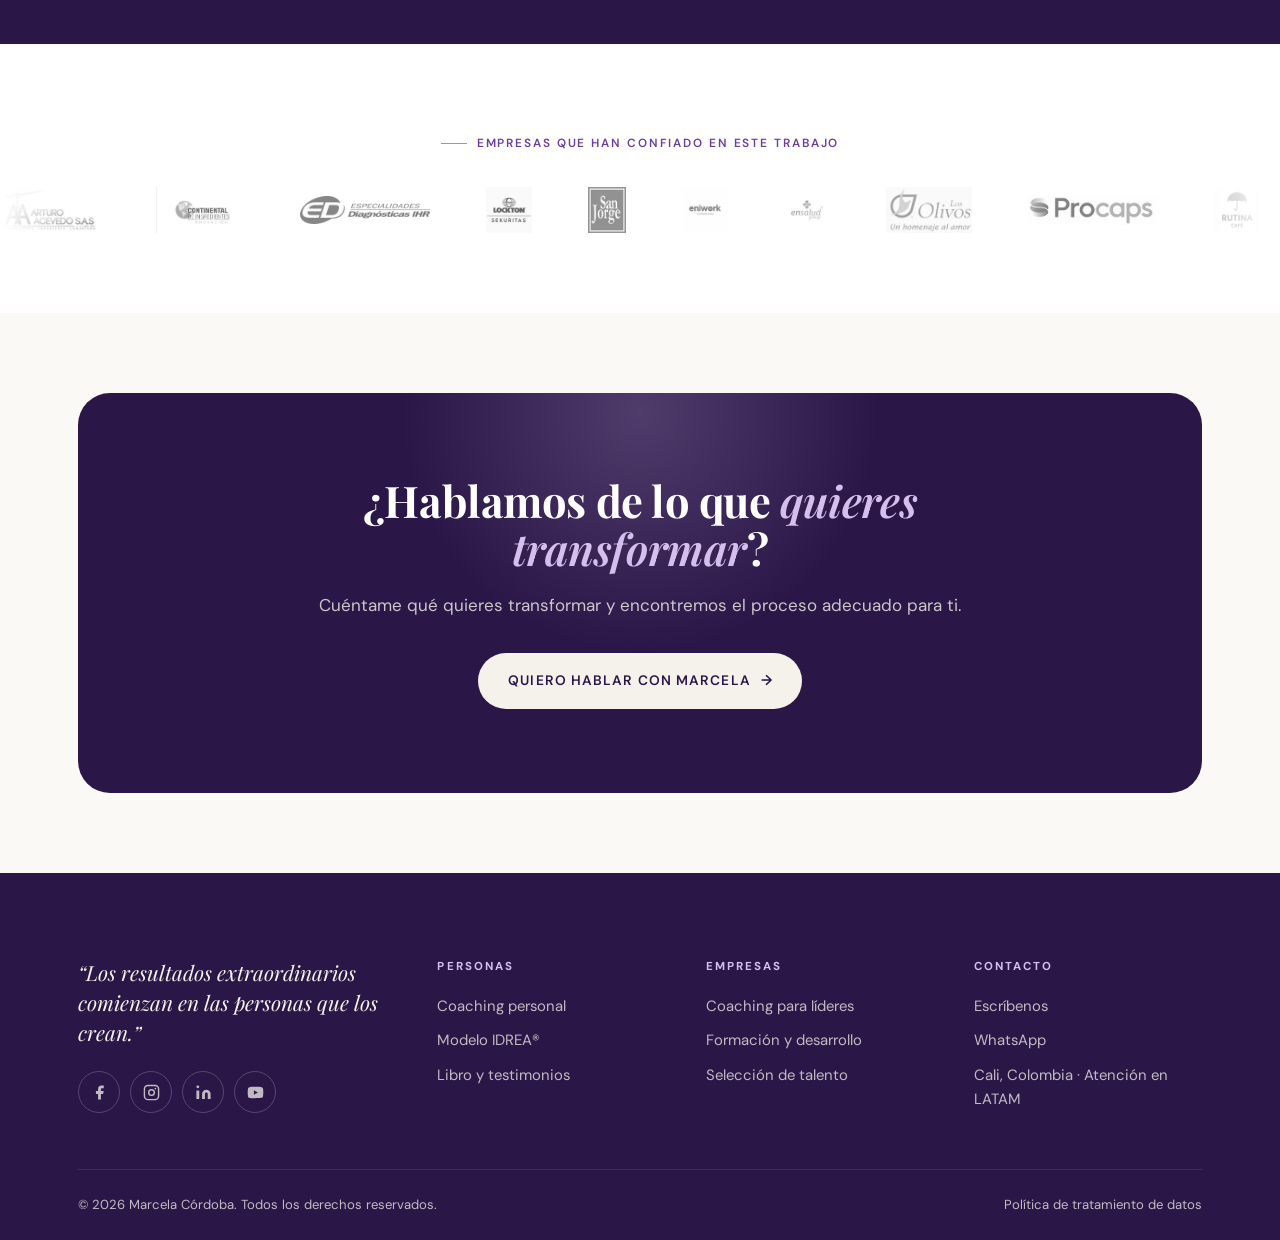
<file: sobre-marcela/index.html>
<!DOCTYPE html>
<html lang="es">
<head>
  <meta charset="UTF-8" />
  <meta name="viewport" content="width=device-width, initial-scale=1.0" />
  <title>Sobre Marcela Córdoba | Psicóloga, mentora y consultora</title>
  <meta name="description" content="Psicóloga de la Javeriana, coach certificada y creadora del Modelo IDREA®. Más de 15 años y más de 2.500 personas entrenadas en más de 10 países." />
  
  <link rel="canonical" href="https://marcelacordoba.com/sobre-marcela/" />
  <meta property="og:type" content="website" />
  <meta property="og:locale" content="es_CO" />
  <meta property="og:site_name" content="Marcela Córdoba" />
  <meta property="og:title" content="Sobre Marcela Córdoba | Psicóloga, mentora y consultora" />
  <meta property="og:description" content="Psicóloga de la Javeriana, coach certificada y creadora del Modelo IDREA®. Más de 15 años y más de 2.500 personas entrenadas en más de 10 países." />
  <meta property="og:url" content="https://marcelacordoba.com/sobre-marcela/" />
  <meta property="og:image" content="https://marcelacordoba.com/img/og-image.jpg" />
  <meta name="twitter:card" content="summary_large_image" />
  <meta name="theme-color" content="#2B1747" />
  <link rel="icon" href="../favicon.svg" type="image/svg+xml" />
  <link rel="icon" href="../favicon-32.png" sizes="32x32" type="image/png" />
  <link rel="apple-touch-icon" href="../apple-touch-icon.png" />
  <link rel="preconnect" href="https://fonts.googleapis.com" />
  <link rel="preconnect" href="https://fonts.gstatic.com" crossorigin />
  <link href="https://fonts.googleapis.com/css2?family=Playfair+Display:ital,wght@0,400;0,600;0,700;1,400;1,600&family=DM+Sans:opsz,wght@9..40,400;9..40,500;9..40,600;9..40,700&display=swap" rel="stylesheet" />
  <link rel="stylesheet" href="../styles.css" />
  
</head>
<body>
<a class="skip" href="#contenido">Saltar al contenido</a>
<header class="nav" id="nav">
  <div class="wrap nav-inner">
    <a href="../" class="nav-logo" aria-label="Marcela Córdoba — Inicio"><img src="../img/logo.png" alt="Marcela Córdoba" width="566" height="115" /></a>
    <button class="burger" id="burger" aria-label="Abrir menú" aria-expanded="false" aria-controls="menu"><span></span><span></span><span></span></button>
    <nav aria-label="Principal">
      <ul class="nav-menu" id="menu">
        <li><a class="nav-link" href="../">Inicio</a></li>
        <li><a class="nav-link" href="../sobre-marcela/" aria-current="page">Sobre Marcela</a></li>
        <li class="has-sub">
          <button class="nav-link" aria-expanded="false" aria-haspopup="true">Servicios <i class="caret" aria-hidden="true"></i></button>
          <div class="sub">
            <div>
              <p class="sub-label">Personas</p>
              <a href="../coaching-personal/">Coaching personal<small>Claridad, patrones y resultados</small></a>
            </div>
            <div>
              <p class="sub-label">Empresas</p>
              <a href="../coaching-lideres/">Coaching para líderes<small>Liderazgo consciente</small></a>
              <a href="../formacion-desarrollo-talento/">Formación y desarrollo de talento<small>Talleres y programas</small></a>
              <a href="../seleccion-talento/">Atracción y selección de talento<small>La persona adecuada</small></a>
            </div>
          </div>
        </li>
        <li><a class="nav-link" href="../modelo-idrea/">Modelo IDREA®</a></li>
        <li><a class="nav-link" href="../recursos/">Recursos</a></li>
        <li><a class="btn btn-primary nav-cta" href="../contacto/">Contacto</a></li>
      </ul>
    </nav>
  </div>
</header>
<main id="contenido">
<section class="hero page-hero">
  <div class="wrap hero-grid">
    <div class="hero-copy">
      <p class="eyebrow">Sobre Marcela</p>
      <h1 class="h1">Transformar personas para <em>transformar resultados.</em></h1>
      <p class="lead">Soy Marcela Córdoba, psicóloga, mentora y consultora experta en transformación personal y organizacional. Mi propósito es acompañar a personas, líderes y organizaciones a desarrollar su potencial y crear resultados extraordinarios.</p>
      <div class="btn-row"><a class="btn btn-primary" href="../contacto/">Quiero hablar con Marcela</a></div>
      
    </div>
    <div class="portal">
      <img src="../img/marcela-blazer.webp" alt="Marcela Córdoba" fetchpriority="high" />
      <div class="portal-badge"><strong>+15 años</strong>acompañando procesos de desarrollo humano y organizacional</div>
    </div>
  </div>
</section>
<section class="section bg-paper">
  <div class="wrap split">
    <div class="reveal">
      <p class="eyebrow">Mi enfoque</p>
      <h2 class="h2">Ser + relaciones + <em>resultados</em></h2>
    </div>
    <div class="prose reveal">
      <p class="lead">Mi fórmula de trabajo integra el SER + las relaciones + los resultados.</p>
      <p>Creo que una transformación sostenible comienza cuando la persona toma conciencia de su realidad, identifica lo que necesita cambiar y convierte esa conciencia en nuevas acciones.</p>
    </div>
  </div>
</section>

<section class="section bg-white">
  <div class="wrap split wide-left">
    <div class="reveal">
      <p class="eyebrow">Trayectoria y autoridad</p>
      <h2 class="h2" style="margin-bottom:28px">Una vida dedicada a la <em>transformación</em></h2>
      <ul class="arrow-list">
        <li>Más de 15 años de experiencia acompañando procesos de desarrollo humano y organizacional.</li>
        <li>Más de 2.500 personas entrenadas.</li>
        <li>Experiencia acompañando empresas, empresarios, líderes y equipos en más de 10 países.</li>
        <li>Creadora del Modelo de Transformación IDREA®.</li>
        <li>Autora del libro RESULTADOS EXTRAORDINARIOS.</li>
        <li>Psicóloga — Pontificia Universidad Javeriana.</li>
        <li>Formación avanzada en Recursos Humanos, coaching transformacional y PNL.</li>
      </ul>
    </div>
    <div class="reveal"><img src="../img/marcela-libro-jardin.webp" alt="Marcela Córdoba con su libro Resultados Extraordinarios" loading="lazy" style="margin:0 auto;max-height:560px;width:auto;border-radius:200px 200px 24px 24px;box-shadow:var(--shadow)" /></div>
  </div>
</section>

<section class="section bg-cream">
  <div class="wrap">
    <div class="section-head center reveal"><p class="eyebrow">Formación</p><h2 class="h2">Formación académica y <em>complementaria</em></h2></div>
    <div class="split" style="align-items:start;gap:24px">
      <div class="fact reveal"><p class="k">Académica</p>
        <ul class="arrow-list" style="margin-top:8px">
          <li>Psicóloga — Pontificia Universidad Javeriana</li>
          <li>Dirección de Recursos Humanos, Master Executive — Escuela Europea de Negocios</li>
          <li>Especialización en Administración de Empresas — Universidad del Rosario</li>
        </ul></div>
      <div class="fact reveal"><p class="k">Complementaria</p>
        <ul class="arrow-list" style="margin-top:8px">
          <li>UPW, Unleash the Power Within — Anthony Robbins, USA 2024</li>
          <li>Certificación Joe Dispenza 2022–2023</li>
          <li>Maestría de Coaching Transformacional Avanzado — KHI 2016</li>
          <li>Licensed NLP Coach — The Society of Neuro-Linguistic Programming, USA 2009</li>
        </ul></div>
    </div>
  </div>
</section>

<section class="section bg-plum">
  <div class="wrap split">
    <div class="reveal">
      <p class="eyebrow">Qué me diferencia</p>
      <h2 class="h2">No es solo motivación. <em>Es transformación.</em></h2>
    </div>
    <div class="reveal">
      <p class="lead">Integro psicología, coaching, desarrollo de talento, liderazgo y experiencia organizacional para acompañar cambios que puedan llevarse a la vida y al trabajo.</p>
    </div>
  </div>
</section>
<section class="section tight bg-white">
  <div class="wrap center"><p class="eyebrow">Empresas que han confiado en este trabajo</p></div>
  <div class="logos" style="margin-top:18px"><div class="logos-track"><img src="../img/clientes/logo-aa-sas.webp" alt="AA SAS" /><img src="../img/clientes/logo-continental-de-ingredientes.webp" alt="Continental de Ingredientes" /><img src="../img/clientes/logo-ed-2019.webp" alt="ED" /><img src="../img/clientes/lockton-sekuritas.webp" alt="Lockton Sekuritas" /><img src="../img/clientes/logosanjorge.webp" alt="Droguería San Jorge" /><img src="../img/clientes/logo-eniwork.webp" alt="Eniwork" /><img src="../img/clientes/logo-ensalud.webp" alt="Ensalud" /><img src="../img/clientes/logo-los-olivos.webp" alt="Los Olivos" /><img src="../img/clientes/logo-procaps.webp" alt="Procaps" /><img src="../img/clientes/logo-rutina.webp" alt="Rutina" /><img src="../img/clientes/logo-sushi-break-1.webp" alt="Sushi Break" /><img src="../img/clientes/manufacturas-economicas.webp" alt="Manufacturas Económicas" /><img src="../img/clientes/qi-energy.webp" alt="QI Energy" /><img src="../img/clientes/silene-fajas.webp" alt="Silene Fajas" /><img src="../img/clientes/super-giros.webp" alt="Super Giros" /><img src="../img/clientes/trade-business.webp" alt="Trade Business" /><img src="../img/clientes/logo-psd-negro-completo-2r.webp" alt="PSD" /><img src="../img/clientes/logo-learn-color.webp" alt="Learn" /><img src="../img/clientes/logo-tdm.webp" alt="TDM" /><img src="../img/clientes/logo1.webp" alt="Cliente" /><img src="../img/clientes/logo-figdesis.webp" alt="Figdesis" /><img src="../img/clientes/logo-aa-sas.webp" alt="" aria-hidden="true" /><img src="../img/clientes/logo-continental-de-ingredientes.webp" alt="" aria-hidden="true" /><img src="../img/clientes/logo-ed-2019.webp" alt="" aria-hidden="true" /><img src="../img/clientes/lockton-sekuritas.webp" alt="" aria-hidden="true" /><img src="../img/clientes/logosanjorge.webp" alt="" aria-hidden="true" /><img src="../img/clientes/logo-eniwork.webp" alt="" aria-hidden="true" /><img src="../img/clientes/logo-ensalud.webp" alt="" aria-hidden="true" /><img src="../img/clientes/logo-los-olivos.webp" alt="" aria-hidden="true" /><img src="../img/clientes/logo-procaps.webp" alt="" aria-hidden="true" /><img src="../img/clientes/logo-rutina.webp" alt="" aria-hidden="true" /><img src="../img/clientes/logo-sushi-break-1.webp" alt="" aria-hidden="true" /><img src="../img/clientes/manufacturas-economicas.webp" alt="" aria-hidden="true" /><img src="../img/clientes/qi-energy.webp" alt="" aria-hidden="true" /><img src="../img/clientes/silene-fajas.webp" alt="" aria-hidden="true" /><img src="../img/clientes/super-giros.webp" alt="" aria-hidden="true" /><img src="../img/clientes/trade-business.webp" alt="" aria-hidden="true" /><img src="../img/clientes/logo-psd-negro-completo-2r.webp" alt="" aria-hidden="true" /><img src="../img/clientes/logo-learn-color.webp" alt="" aria-hidden="true" /><img src="../img/clientes/logo-tdm.webp" alt="" aria-hidden="true" /><img src="../img/clientes/logo1.webp" alt="" aria-hidden="true" /><img src="../img/clientes/logo-figdesis.webp" alt="" aria-hidden="true" /></div></div>
</section>
<section class="section tight bg-paper"><div class="wrap"><div class="cta-band reveal">
  <h2 class="h2">¿Hablamos de lo que <em>quieres transformar</em>?</h2><p>Cuéntame qué quieres transformar y encontremos el proceso adecuado para ti.</p>
  <div class="btn-row"><a class="btn btn-light" href="../contacto/">Quiero hablar con Marcela</a></div>
</div></div></section>
</main>
<footer class="footer">
  <div class="wrap">
    <div class="footer-grid">
      <div class="footer-brand">
        <p>“Los resultados extraordinarios comienzan en las personas que los crean.”</p>
        <div class="socials"><a href="https://www.facebook.com/profile.php?id=100073081083737" target="_blank" rel="noopener" aria-label="Facebook"><svg viewBox="0 0 24 24" fill="currentColor"><path d="M18 2h-3a5 5 0 00-5 5v3H7v4h3v8h4v-8h3l1-4h-4V7a1 1 0 011-1h3z"/></svg></a><a href="https://www.instagram.com/marcelacordobamentora/" target="_blank" rel="noopener" aria-label="Instagram"><svg viewBox="0 0 24 24" fill="none" stroke="currentColor" stroke-width="2" stroke-linecap="round" stroke-linejoin="round"><rect x="2" y="2" width="20" height="20" rx="5"/><circle cx="12" cy="12" r="4"/><circle cx="17.5" cy="6.5" r="1.2" fill="currentColor" stroke="none"/></svg></a><a href="https://www.linkedin.com/in/marcelacordobamentora/" target="_blank" rel="noopener" aria-label="LinkedIn"><svg viewBox="0 0 24 24" fill="currentColor"><path d="M16 8a6 6 0 016 6v7h-4v-7a2 2 0 00-4 0v7h-4v-7a6 6 0 016-6zM2 9h4v12H2z"/><circle cx="4" cy="4" r="2"/></svg></a><a href="https://www.youtube.com/@Marcelacordobamentora" target="_blank" rel="noopener" aria-label="YouTube"><svg viewBox="0 0 24 24" fill="currentColor"><path d="M22.54 6.42a2.78 2.78 0 00-1.95-1.96C18.88 4 12 4 12 4s-6.88 0-8.59.46a2.78 2.78 0 00-1.95 1.96A29 29 0 001 12a29 29 0 00.46 5.58A2.78 2.78 0 003.41 19.6C5.12 20 12 20 12 20s6.88 0 8.59-.46a2.78 2.78 0 001.95-1.95A29 29 0 0023 12a29 29 0 00-.46-5.58zM9.75 15.02V8.98L15.5 12l-5.75 3.02z"/></svg></a></div>
      </div>
      <div>
        <h4>Personas</h4>
        <ul><li><a href="../coaching-personal/">Coaching personal</a></li><li><a href="../modelo-idrea/">Modelo IDREA®</a></li><li><a href="../recursos/">Libro y testimonios</a></li></ul>
      </div>
      <div>
        <h4>Empresas</h4>
        <ul><li><a href="../coaching-lideres/">Coaching para líderes</a></li><li><a href="../formacion-desarrollo-talento/">Formación y desarrollo</a></li><li><a href="../seleccion-talento/">Selección de talento</a></li></ul>
      </div>
      <div>
        <h4>Contacto</h4>
        <ul>
          <li><a href="../contacto/">Escríbenos</a></li>
          <li data-wa-wrap><a data-wa href="#" target="_blank" rel="noopener">WhatsApp</a></li>
          <li data-email-wrap><a data-email href="#"></a></li>
          <li>Cali, Colombia · Atención en LATAM</li>
        </ul>
      </div>
    </div>
    <div class="footer-bottom">
      <p>© <span id="year">2026</span> Marcela Córdoba. Todos los derechos reservados.</p>
      <nav aria-label="Legal"><a href="../politica-de-datos/">Política de tratamiento de datos</a></nav>
    </div>
  </div>
</footer>
<div class="mobile-cta"><a class="btn btn-primary" href="../contacto/">Quiero hablar con Marcela</a></div>
<script src="../config.js"></script>
<script src="../script.js"></script>
</body>
</html>
</file>
<file: styles.css>
/* =========================================================
   MARCELA CÓRDOBA — styles.css
   Identidad: púrpura de marca + crema cálido, Playfair + DM Sans
   ========================================================= */
:root {
  --purple: #6B3FA0;
  --purple-dark: #4A2878;
  --plum: #2B1747;
  --lavender: #D4BFEE;
  --lavender-soft: #EDE5F8;
  --cream: #F5F2EC;
  --paper: #FBF9F6;
  --white: #FFFFFF;
  --sand: #C8A27C;
  --ink: #1E1630;
  --ink-mid: #4A4360;
  --ink-soft: #7A7390;
  --line: rgba(74, 40, 120, 0.12);
  --ok: #2F7A55;
  --err: #B3362B;

  --font-display: 'Playfair Display', Georgia, serif;
  --font-body: 'DM Sans', system-ui, sans-serif;

  --radius: 20px;
  --radius-sm: 12px;
  --shadow: 0 18px 50px rgba(43, 23, 71, 0.12);
  --shadow-soft: 0 6px 24px rgba(43, 23, 71, 0.07);
  --nav-h: 76px;
  --wrap: 1180px;
  --gutter: 28px;
  --ease: cubic-bezier(.2, .7, .2, 1);
}

*, *::before, *::after { margin: 0; padding: 0; box-sizing: border-box; }
html { scroll-behavior: smooth; scroll-padding-top: calc(var(--nav-h) + 16px); -webkit-text-size-adjust: 100%; }
body {
  font-family: var(--font-body);
  font-size: 17px;
  line-height: 1.65;
  color: var(--ink);
  background: var(--paper);
  overflow-x: hidden;
}
img, video { max-width: 100%; display: block; height: auto; }
a { color: inherit; text-decoration: none; }
ul, ol { list-style: none; }
button, input, select, textarea { font: inherit; color: inherit; }
:focus-visible { outline: 3px solid var(--lavender); outline-offset: 3px; border-radius: 6px; }

.wrap { max-width: var(--wrap); margin: 0 auto; padding: 0 var(--gutter); }
.sr-only { position: absolute; width: 1px; height: 1px; overflow: hidden; clip: rect(0 0 0 0); white-space: nowrap; }
.skip { position: absolute; left: -999px; top: 8px; background: var(--plum); color: #fff; padding: 10px 16px; border-radius: 8px; z-index: 2000; }
.skip:focus { left: 8px; }

/* ---------- Tipografía ---------- */
.eyebrow {
  display: inline-flex; align-items: center; gap: 10px;
  font-size: 0.74rem; font-weight: 600; letter-spacing: 0.16em; text-transform: uppercase;
  color: var(--purple); margin-bottom: 16px;
}
.eyebrow::before { content: ''; width: 26px; height: 1.5px; background: currentColor; opacity: .6; }
.center .eyebrow { justify-content: center; }
.h1, .h2, .h3 { font-family: var(--font-display); font-weight: 700; line-height: 1.1; color: var(--ink); letter-spacing: -0.01em; }
.h1 { font-size: clamp(2.3rem, 5vw, 4.1rem); }
.h2 { font-size: clamp(1.85rem, 3.4vw, 2.85rem); }
.h3 { font-size: clamp(1.25rem, 2vw, 1.55rem); line-height: 1.25; }
.h1 sup, .h2 sup, .h3 sup { font-size: 0.42em; vertical-align: 0.9em; font-style: normal; margin-left: 2px; }
.h1 em, .h2 em, .h3 em { font-style: italic; font-weight: 600; color: var(--purple); }
.lead { font-size: clamp(1.02rem, 1.4vw, 1.15rem); color: var(--ink-mid); line-height: 1.75; max-width: 58ch; }
.center { text-align: center; }
.center .lead { margin-left: auto; margin-right: auto; }
.section-head { margin-bottom: 48px; }
.section-head .lead { margin-top: 16px; }

/* ---------- Botones ---------- */
.btn {
  display: inline-flex; align-items: center; justify-content: center; gap: 10px;
  min-height: 52px; padding: 14px 28px; border-radius: 999px; border: 2px solid transparent;
  font-size: 0.86rem; font-weight: 600; letter-spacing: 0.08em; text-transform: uppercase; text-align: center;
  cursor: pointer; transition: transform .25s var(--ease), background .25s, color .25s, box-shadow .25s, border-color .25s;
}
.btn::after { content: '→'; font-size: 1.05em; letter-spacing: 0; transition: transform .25s var(--ease); }
.btn:hover::after { transform: translateX(4px); }
.btn-primary { background: var(--purple); color: #fff; box-shadow: 0 10px 26px rgba(107, 63, 160, .28); }
.btn-primary:hover { background: var(--purple-dark); transform: translateY(-2px); }
.btn-ghost { border-color: var(--purple); color: var(--purple); background: transparent; }
.btn-ghost:hover { background: var(--purple); color: #fff; }
.btn-light { background: var(--cream); color: var(--plum); }
.btn-light:hover { background: #fff; transform: translateY(-2px); }
.btn-block { width: 100%; }
.btn-row { display: flex; flex-wrap: wrap; gap: 14px; margin-top: 34px; }
.center .btn-row { justify-content: center; }

/* ---------- Navegación ---------- */
.nav {
  position: fixed; inset: 0 0 auto 0; height: var(--nav-h); z-index: 1000;
  background: rgba(251, 249, 246, 0.92); backdrop-filter: blur(14px); -webkit-backdrop-filter: blur(14px);
  border-bottom: 1px solid transparent; transition: border-color .3s, box-shadow .3s;
}
.nav.scrolled { border-color: var(--line); box-shadow: 0 4px 24px rgba(43, 23, 71, .06); }
.nav-inner { height: 100%; display: flex; align-items: center; justify-content: space-between; gap: 24px; }
.nav-logo img { height: 40px; width: auto; }
.nav-menu { display: flex; align-items: center; gap: 30px; }
.nav-menu > li { position: relative; }
.nav-link {
  display: inline-flex; align-items: center; gap: 6px; padding: 8px 0;
  font-size: 0.8rem; font-weight: 600; letter-spacing: 0.12em; text-transform: uppercase; color: var(--ink-mid);
  background: none; border: 0; cursor: pointer; transition: color .2s;
}
.nav-link:hover, .nav-link[aria-current="page"] { color: var(--purple); }
.nav-link[aria-current="page"] { box-shadow: inset 0 -2px 0 var(--purple); }
.caret { width: 9px; height: 9px; border-right: 1.6px solid currentColor; border-bottom: 1.6px solid currentColor; transform: rotate(45deg) translateY(-3px); transition: transform .25s; }
.has-sub.open .caret { transform: rotate(-135deg) translateY(-1px); }
.sub {
  position: absolute; top: calc(100% + 14px); left: 50%; transform: translate(-50%, 8px);
  width: 560px; padding: 22px; display: grid; grid-template-columns: 1fr 1.4fr; gap: 18px;
  background: #fff; border-radius: var(--radius); box-shadow: var(--shadow); border: 1px solid var(--line);
  opacity: 0; visibility: hidden; transition: opacity .2s, transform .25s var(--ease), visibility .2s;
}
.has-sub:hover .sub, .has-sub.open .sub { opacity: 1; visibility: visible; transform: translate(-50%, 0); }
.has-sub::after { content: ''; position: absolute; left: 0; right: 0; top: 100%; height: 16px; }
.sub-label { font-size: 0.68rem; font-weight: 700; letter-spacing: 0.16em; color: var(--ink-soft); text-transform: uppercase; margin-bottom: 8px; }
.sub a { display: block; padding: 9px 12px; margin: 0 -12px; border-radius: 10px; font-size: 0.95rem; font-weight: 500; color: var(--ink); transition: background .2s, color .2s; }
.sub a:hover { background: var(--lavender-soft); color: var(--purple-dark); }
.sub a small { display: block; font-size: 0.78rem; font-weight: 400; color: var(--ink-soft); }
.nav-cta { padding: 11px 22px; min-height: 0; font-size: 0.76rem; }
.nav-cta::after { display: none; }
.burger { display: none; width: 44px; height: 44px; border: 0; background: none; cursor: pointer; position: relative; }
.burger span { position: absolute; left: 10px; right: 10px; height: 2px; background: var(--plum); border-radius: 2px; transition: transform .3s, opacity .3s, top .3s; }
.burger span:nth-child(1) { top: 15px; } .burger span:nth-child(2) { top: 21px; } .burger span:nth-child(3) { top: 27px; }
.nav.menu-open .burger span:nth-child(1) { top: 21px; transform: rotate(45deg); }
.nav.menu-open .burger span:nth-child(2) { opacity: 0; }
.nav.menu-open .burger span:nth-child(3) { top: 21px; transform: rotate(-45deg); }

main { padding-top: var(--nav-h); }

/* ---------- Hero ---------- */
.hero { position: relative; overflow: hidden; background: linear-gradient(180deg, var(--cream) 0%, var(--paper) 100%); }
.hero::before {
  content: ''; position: absolute; inset: 0; pointer-events: none; opacity: .5;
  background-image: radial-gradient(rgba(107, 63, 160, .10) 1px, transparent 1px); background-size: 22px 22px;
  mask-image: linear-gradient(90deg, transparent 0%, #000 60%); -webkit-mask-image: linear-gradient(90deg, transparent 0%, #000 60%);
}
.hero-grid { position: relative; display: grid; grid-template-columns: 1.08fr 0.92fr; gap: 40px; align-items: end; min-height: min(760px, calc(100vh - var(--nav-h))); }
.hero-copy { padding: 64px 0 88px; align-self: center; }
.hero-copy .h1 { margin-bottom: 22px; }
.hero-copy .lead { margin-bottom: 4px; }
.hero-proof { display: flex; flex-wrap: wrap; gap: 26px; margin-top: 42px; padding-top: 26px; border-top: 1px solid var(--line); }
.hero-proof div { display: flex; flex-direction: column; }
.hero-proof strong { font-family: var(--font-display); font-size: 1.85rem; line-height: 1; color: var(--purple-dark); }
.hero-proof span { font-size: 0.8rem; color: var(--ink-soft); margin-top: 6px; max-width: 16ch; line-height: 1.35; }

/* Portal en arco: elemento firma */
.portal { position: relative; height: 100%; min-height: 520px; display: flex; align-items: flex-end; justify-content: center; }
.portal::before, .portal::after { content: ''; position: absolute; bottom: 0; border-radius: 999px 999px 0 0; }
.portal::before { width: min(88%, 430px); height: 86%; background: linear-gradient(180deg, var(--lavender) 0%, #e9ddf7 55%, var(--cream) 100%); }
.portal::after { width: min(88%, 430px); height: 86%; border: 1.5px solid var(--purple); border-bottom: 0; transform: translate(18px, -18px); opacity: .35; }
.portal img { position: relative; z-index: 2; max-height: 640px; width: auto; filter: drop-shadow(0 24px 40px rgba(43, 23, 71, .18)); animation: rise 1s var(--ease) both .15s; }
.portal-badge {
  position: absolute; z-index: 3; left: 4%; bottom: 18%;
  background: #fff; border-radius: 16px; padding: 14px 18px; box-shadow: var(--shadow); max-width: 220px;
  font-size: 0.82rem; line-height: 1.45; color: var(--ink-mid); animation: rise 1s var(--ease) both .5s;
}
.portal-badge strong { display: block; font-family: var(--font-display); font-size: 1.05rem; color: var(--plum); margin-bottom: 2px; }
.portal.flip .portal-badge { left: auto; right: 2%; }

.page-hero .hero-grid { min-height: 560px; }
.page-hero .portal { min-height: 460px; }
.page-hero .portal img { max-height: 520px; }

@keyframes rise { from { opacity: 0; transform: translateY(24px); } to { opacity: 1; transform: none; } }
.hero-copy > * { animation: rise .9s var(--ease) both; }
.hero-copy > *:nth-child(2) { animation-delay: .08s; }
.hero-copy > *:nth-child(3) { animation-delay: .16s; }
.hero-copy > *:nth-child(4) { animation-delay: .24s; }
.hero-copy > *:nth-child(5) { animation-delay: .32s; }

/* ---------- Secciones ---------- */
.section { padding: 110px 0; position: relative; }
.section.tight { padding: 80px 0; }
.bg-paper { background: var(--paper); }
.bg-cream { background: var(--cream); }
.bg-white { background: #fff; }
.bg-lav { background: var(--lavender-soft); }
.bg-plum { background: var(--plum); color: var(--cream); }
.bg-plum .h2, .bg-plum .h3 { color: #fff; }
.bg-plum .h2 em { color: var(--lavender); }
.bg-plum .lead { color: rgba(245, 242, 236, .78); }
.bg-plum .eyebrow { color: var(--lavender); }

.split { display: grid; grid-template-columns: 1fr 1fr; gap: 72px; align-items: center; }
.split.wide-left { grid-template-columns: 1.2fr 0.8fr; }
.prose p + p { margin-top: 16px; }
.prose p { color: var(--ink-mid); }

/* Bloque de identificación (pregunta grande) */
.callout {
  position: relative; background: #fff; border-radius: 28px; padding: 64px clamp(28px, 6vw, 88px);
  box-shadow: var(--shadow-soft); border: 1px solid var(--line); overflow: hidden;
}
.callout::before { content: '?'; position: absolute; right: -10px; top: -70px; font-family: var(--font-display); font-style: italic; font-size: 22rem; line-height: 1; color: var(--lavender-soft); pointer-events: none; }
.callout > * { position: relative; }
.callout .h2 { max-width: 20ch; margin-bottom: 20px; }
.callout p { color: var(--ink-mid); max-width: 60ch; }
.callout .punch { margin-top: 22px; font-family: var(--font-display); font-size: clamp(1.15rem, 1.8vw, 1.4rem); font-style: italic; color: var(--purple-dark); max-width: 46ch; line-height: 1.45; }

/* Fórmula SER + RELACIONES + RESULTADOS */
.formula { display: flex; flex-wrap: wrap; align-items: baseline; justify-content: center; gap: 0 28px; margin: 32px 0 26px; }
.formula span { font-family: var(--font-display); font-weight: 700; font-size: clamp(2.2rem, 6vw, 4.6rem); letter-spacing: 0.01em; color: #fff; line-height: 1.1; }
.formula i { font-style: normal; font-family: var(--font-display); font-size: clamp(1.8rem, 4vw, 3rem); color: var(--sand); }

/* Dos caminos */
.paths { display: grid; grid-template-columns: 1fr 1fr; gap: 24px; }
.path { position: relative; border-radius: 28px; padding: 46px 42px 42px; overflow: hidden; display: flex; flex-direction: column; min-height: 440px; }
.path-person { background: var(--cream); border: 1px solid var(--line); }
.path-company { background: var(--plum); color: var(--cream); }
.path-company .h3 { color: #fff; }
.path-tag { font-size: 0.72rem; font-weight: 700; letter-spacing: 0.18em; text-transform: uppercase; color: var(--purple); margin-bottom: 18px; }
.path-company .path-tag { color: var(--lavender); }
.path .h3 { font-size: clamp(1.6rem, 2.6vw, 2.1rem); margin-bottom: 14px; padding-right: 96px; }
.path p { color: var(--ink-mid); max-width: 36ch; }
.path-company p { color: rgba(245, 242, 236, .78); }
.path-links { margin-top: auto; padding-top: 30px; display: grid; gap: 10px; }
.path-links a {
  display: flex; justify-content: space-between; align-items: center; gap: 14px;
  padding: 16px 20px; border-radius: 14px; font-weight: 600; font-size: 0.98rem;
  background: #fff; border: 1px solid var(--line); transition: transform .25s var(--ease), background .25s;
}
.path-links a::after { content: '→'; color: var(--purple); transition: transform .25s var(--ease); }
.path-links a:hover { transform: translateX(4px); }
.path-links a:hover::after { transform: translateX(4px); }
.path-company .path-links a { background: rgba(255, 255, 255, .07); border-color: rgba(255, 255, 255, .14); color: #fff; }
.path-company .path-links a::after { color: var(--lavender); }
.path-company .path-links a:hover { background: rgba(255, 255, 255, .13); }
.path-num { position: absolute; right: 30px; top: 18px; font-family: var(--font-display); font-style: italic; font-size: 7rem; line-height: 1; color: rgba(107, 63, 160, .09); }
.path-company .path-num { color: rgba(212, 191, 238, .1); }

/* Autoridad */
.authority { display: grid; grid-template-columns: 0.85fr 1.15fr; gap: 64px; align-items: center; }
.cred-list { display: grid; grid-template-columns: 1fr 1fr; gap: 0 32px; margin-top: 30px; }
.cred-list li { padding: 14px 0 14px 28px; border-bottom: 1px solid var(--line); position: relative; font-size: 0.98rem; color: var(--ink-mid); }
.cred-list li::before { content: ''; position: absolute; left: 0; top: 23px; width: 12px; height: 12px; border-radius: 50%; border: 2px solid var(--purple); }
.cred-list strong { color: var(--ink); font-weight: 600; }
.stats-band { display: grid; grid-template-columns: repeat(3, 1fr); gap: 1px; background: var(--line); border-radius: 22px; overflow: hidden; border: 1px solid var(--line); }
.stats-band div { background: #fff; padding: 30px 22px; text-align: center; }
.stats-band strong { display: block; font-family: var(--font-display); font-size: clamp(2.2rem, 4vw, 3.2rem); color: var(--purple-dark); line-height: 1; }
.stats-band span { display: block; margin-top: 10px; font-size: 0.86rem; color: var(--ink-soft); line-height: 1.4; }

/* IDREA */
.idrea-row { display: grid; grid-template-columns: repeat(5, 1fr); gap: 14px; }
.idrea-item { position: relative; padding: 30px 22px 26px; border-radius: 20px; background: #fff; border: 1px solid var(--line); transition: transform .3s var(--ease), box-shadow .3s; }
.idrea-item:hover { transform: translateY(-6px); box-shadow: var(--shadow); }
.idrea-letter { font-family: var(--font-display); font-weight: 700; font-size: 4rem; line-height: 0.9; color: var(--purple); }
.idrea-item h3 { font-size: 0.8rem; font-weight: 700; letter-spacing: 0.14em; text-transform: uppercase; margin: 16px 0 8px; color: var(--ink); }
.idrea-item p { font-size: 0.92rem; color: var(--ink-mid); line-height: 1.55; }
.bg-plum .idrea-item { background: rgba(255, 255, 255, .05); border-color: rgba(255, 255, 255, .12); }
.bg-plum .idrea-letter { color: var(--lavender); }
.bg-plum .idrea-item h3 { color: #fff; }
.bg-plum .idrea-item p { color: rgba(245, 242, 236, .75); }

.idrea-steps { display: grid; gap: 0; counter-reset: none; }
.idrea-step { display: grid; grid-template-columns: 140px 1fr; gap: 36px; align-items: start; padding: 38px 0; border-top: 1px solid var(--line); }
.idrea-step:last-child { border-bottom: 1px solid var(--line); }
.idrea-step .big { font-family: var(--font-display); font-weight: 700; font-size: clamp(5rem, 10vw, 8rem); line-height: 0.8; color: var(--purple); }
.idrea-step:nth-child(even) .big { font-style: italic; color: var(--purple-dark); }
.idrea-step h2 { font-size: 0.86rem; font-weight: 700; letter-spacing: 0.18em; text-transform: uppercase; margin-bottom: 10px; color: var(--ink); font-family: var(--font-body); }
.idrea-step p { font-family: var(--font-display); font-size: clamp(1.2rem, 2vw, 1.55rem); line-height: 1.45; color: var(--ink-mid); max-width: 40ch; }

/* Listas */
.checks { display: grid; gap: 12px; }
.checks.two { grid-template-columns: 1fr 1fr; }
.checks.three { grid-template-columns: repeat(3, 1fr); }
.checks li {
  display: flex; gap: 14px; align-items: flex-start; padding: 18px 20px; border-radius: 14px;
  background: #fff; border: 1px solid var(--line); font-size: 1rem; color: var(--ink); line-height: 1.5;
}
.checks li::before {
  content: ''; flex: none; width: 22px; height: 22px; margin-top: 1px; border-radius: 50%;
  background: var(--lavender-soft) url("data:image/svg+xml,%3Csvg xmlns='http://www.w3.org/2000/svg' viewBox='0 0 24 24' fill='none' stroke='%236B3FA0' stroke-width='3' stroke-linecap='round' stroke-linejoin='round'%3E%3Cpolyline points='20 6 9 17 4 12'/%3E%3C/svg%3E") center / 12px no-repeat;
}
.checks.mirror li::before { background: var(--cream) url("data:image/svg+xml,%3Csvg xmlns='http://www.w3.org/2000/svg' viewBox='0 0 24 24' fill='none' stroke='%234A2878' stroke-width='2.6' stroke-linecap='round'%3E%3Ccircle cx='12' cy='12' r='3'/%3E%3C/svg%3E") center / 18px no-repeat; }
.bg-cream .checks li, .bg-lav .checks li { background: #fff; }

.arrow-list li { padding: 18px 0 18px 40px; border-bottom: 1px solid var(--line); position: relative; font-size: 1.05rem; }
.arrow-list li::before { content: '→'; position: absolute; left: 0; top: 17px; color: var(--purple); font-weight: 600; }
.bg-plum .arrow-list li { border-color: rgba(255, 255, 255, .12); color: var(--cream); }
.bg-plum .arrow-list li::before { color: var(--sand); }

/* Pasos numerados */
.steps { display: grid; grid-template-columns: repeat(var(--n, 3), 1fr); gap: 18px; counter-reset: s; }
.step { counter-increment: s; padding: 30px 26px; background: #fff; border-radius: 20px; border: 1px solid var(--line); }
.step::before { content: '0' counter(s); display: block; font-family: var(--font-display); font-style: italic; font-size: 2.3rem; color: var(--purple); line-height: 1; margin-bottom: 18px; }
.step h3 { font-size: 1.05rem; font-weight: 600; margin-bottom: 6px; line-height: 1.35; }
.step p { font-size: 0.93rem; color: var(--ink-mid); }

/* Programas */
.programs { display: grid; grid-template-columns: repeat(4, 1fr); gap: 16px; }
.program { position: relative; padding: 30px 26px 28px; border-radius: 22px; background: #fff; border: 1px solid var(--line); display: flex; flex-direction: column; transition: transform .3s var(--ease), box-shadow .3s; }
.program:hover { transform: translateY(-6px); box-shadow: var(--shadow); }
.program-n { font-family: var(--font-display); font-weight: 700; font-size: 4.2rem; line-height: 0.9; color: var(--purple); }
.program-n small { font-family: var(--font-body); font-size: 0.78rem; font-weight: 600; letter-spacing: 0.14em; text-transform: uppercase; color: var(--ink-soft); margin-left: 6px; }
.program h3 { font-family: var(--font-display); font-size: 1.25rem; line-height: 1.25; margin: 18px 0 8px; }
.program p { font-size: 0.93rem; color: var(--ink-mid); }
.program:last-child { background: var(--plum); border-color: var(--plum); }
.program:last-child .program-n { color: var(--lavender); }
.program:last-child h3 { color: #fff; }
.program:last-child p, .program:last-child small { color: rgba(245, 242, 236, .75); }
.note { margin-top: 26px; font-size: 0.95rem; color: var(--ink-mid); max-width: 70ch; }

/* Tres dimensiones */
.dims { display: grid; grid-template-columns: repeat(3, 1fr); gap: 18px; }
.dim { padding: 34px 30px; border-radius: 22px; background: rgba(255, 255, 255, .06); border: 1px solid rgba(255, 255, 255, .14); }
.dim strong { display: block; font-family: var(--font-display); font-size: 2.4rem; color: #fff; letter-spacing: 0.04em; line-height: 1; }
.dim span { display: block; margin-top: 14px; color: rgba(245, 242, 236, .78); }

/* Frase / principio */
.statement { max-width: 920px; margin: 0 auto; text-align: center; }
.statement .tag { font-size: 0.74rem; font-weight: 700; letter-spacing: 0.2em; text-transform: uppercase; color: var(--sand); }
.statement blockquote { font-family: var(--font-display); font-size: clamp(1.6rem, 3.4vw, 2.6rem); line-height: 1.3; margin-top: 18px; color: inherit; }
.statement blockquote em { color: var(--lavender); }
.bg-cream .statement blockquote em, .bg-paper .statement blockquote em { color: var(--purple); }
.bg-cream .statement .tag, .bg-paper .statement .tag { color: var(--purple); }

/* Formato / detalles */
.facts { display: grid; grid-template-columns: repeat(3, 1fr); gap: 16px; }
.fact { padding: 26px 24px; border-radius: 18px; background: #fff; border: 1px solid var(--line); }
.fact .k { font-size: 0.72rem; font-weight: 700; letter-spacing: 0.16em; text-transform: uppercase; color: var(--purple); }
.fact .v { margin-top: 10px; font-family: var(--font-display); font-size: 1.25rem; line-height: 1.35; }

/* Fases selección */
.phases { display: grid; grid-template-columns: repeat(5, 1fr); gap: 0; position: relative; }
.phases::before { content: ''; position: absolute; top: 27px; left: 10%; right: 10%; height: 2px; background: repeating-linear-gradient(90deg, var(--lavender) 0 8px, transparent 8px 14px); }
.phase { text-align: center; padding: 0 12px; position: relative; }
.phase b { display: grid; place-items: center; width: 56px; height: 56px; margin: 0 auto 16px; border-radius: 50%; background: var(--purple); color: #fff; font-family: var(--font-display); font-size: 1.35rem; box-shadow: 0 0 0 8px var(--paper); }
.bg-cream .phase b { box-shadow: 0 0 0 8px var(--cream); }
.phase p { font-size: 0.97rem; color: var(--ink); line-height: 1.45; }
.duration { margin-top: 40px; text-align: center; color: var(--ink-mid); }
.duration strong { color: var(--purple-dark); }

/* Testimonios */
.quotes { display: grid; grid-template-columns: repeat(3, 1fr); gap: 18px; }
.quote { padding: 32px 28px; border-radius: 22px; background: #fff; border: 1px solid var(--line); display: flex; flex-direction: column; }
.quote p { font-family: var(--font-display); font-style: italic; font-size: 1.12rem; line-height: 1.55; color: var(--ink); }
.quote p::before { content: '“'; display: block; font-size: 3.6rem; line-height: 0.6; color: var(--lavender); margin-bottom: 12px; font-style: normal; }
.quote cite { margin-top: auto; padding-top: 20px; font-style: normal; font-size: 0.86rem; color: var(--ink-soft); }
.quote cite strong { display: block; color: var(--purple-dark); font-size: 0.95rem; }
.videos { display: grid; grid-template-columns: repeat(3, 1fr); gap: 18px; margin-bottom: 18px; }
.videos video { width: 100%; aspect-ratio: 9 / 16; object-fit: cover; border-radius: 22px; background: var(--plum); }

/* Logos */
.logos { overflow: hidden; mask-image: linear-gradient(90deg, transparent, #000 8%, #000 92%, transparent); -webkit-mask-image: linear-gradient(90deg, transparent, #000 8%, #000 92%, transparent); }
.logos-track { display: flex; align-items: center; gap: 56px; width: max-content; animation: marquee 50s linear infinite; }
.logos:hover .logos-track { animation-play-state: paused; }
.logos img { height: 46px; width: auto; max-width: 130px; object-fit: contain; filter: grayscale(1); opacity: .62; transition: filter .3s, opacity .3s; }
.logos img:hover { filter: none; opacity: 1; }
@keyframes marquee { to { transform: translateX(-50%); } }

/* Libro */
.book { display: grid; grid-template-columns: 0.8fr 1.2fr; gap: 64px; align-items: center; }
.book-cover { width: min(320px, 80%); margin: 0 auto; border-radius: 4px 12px 12px 4px; box-shadow: -14px 24px 50px rgba(43, 23, 71, .3); transform: perspective(1200px) rotateY(-12deg); transition: transform .5s var(--ease); }
.book-cover:hover { transform: perspective(1200px) rotateY(-4deg) translateY(-4px); }

/* Galería */
.gallery { columns: 4; column-gap: 14px; }
.gallery button { display: block; width: 100%; margin-bottom: 14px; border: 0; padding: 0; background: none; cursor: zoom-in; border-radius: 16px; overflow: hidden; break-inside: avoid; }
.gallery img { width: 100%; transition: transform .5s var(--ease); }
.gallery button:hover img { transform: scale(1.05); }
.lightbox { position: fixed; inset: 0; z-index: 3000; display: none; align-items: center; justify-content: center; background: rgba(20, 10, 34, .9); padding: 24px; }
.lightbox.open { display: flex; }
.lightbox img { max-height: 86vh; max-width: 92vw; border-radius: 14px; }
.lightbox button { position: absolute; width: 48px; height: 48px; border-radius: 50%; border: 1px solid rgba(255, 255, 255, .25); background: rgba(255, 255, 255, .1); color: #fff; font-size: 1.3rem; cursor: pointer; }
.lb-close { top: 18px; right: 18px; } .lb-prev { left: 18px; top: 50%; } .lb-next { right: 18px; top: 50%; }

/* Banda CTA */
.cta-band { position: relative; overflow: hidden; border-radius: 32px; padding: clamp(48px, 7vw, 84px) clamp(28px, 6vw, 80px); background: var(--plum); color: var(--cream); text-align: center; }
.cta-band::before { content: ''; position: absolute; width: 520px; height: 520px; left: 50%; top: -60%; transform: translateX(-50%); border-radius: 50%; background: radial-gradient(circle, rgba(212, 191, 238, .22), transparent 65%); }
.cta-band > * { position: relative; }
.cta-band .h2 { color: #fff; max-width: 22ch; margin: 0 auto 18px; }
.cta-band .h2 em { color: var(--lavender); }
.cta-band p { color: rgba(245, 242, 236, .8); max-width: 56ch; margin: 0 auto; }
.cta-band .btn-row { justify-content: center; }

/* ---------- Formularios ---------- */
.form-section { background: var(--cream); }
.form-layout { display: grid; grid-template-columns: 0.8fr 1.2fr; gap: 64px; align-items: start; }
.form-aside { position: sticky; top: calc(var(--nav-h) + 32px); }
.form-aside .h2 { margin-bottom: 18px; }
.form-aside .lead { margin-bottom: 28px; }
.reassure { display: grid; gap: 12px; margin-top: 28px; }
.reassure li { display: flex; gap: 12px; align-items: flex-start; font-size: 0.93rem; color: var(--ink-mid); }
.reassure li::before { content: ''; width: 8px; height: 8px; border-radius: 50%; background: var(--purple); margin-top: 9px; flex: none; }
.form-card { background: #fff; border-radius: 28px; padding: clamp(26px, 4vw, 44px); box-shadow: var(--shadow); border: 1px solid var(--line); }
.lead-form { display: grid; grid-template-columns: 1fr 1fr; gap: 18px 18px; }
.field { display: flex; flex-direction: column; gap: 8px; }
.field.full, .lead-form details, .lead-form .consent, .lead-form .form-foot, .lead-form .form-error { grid-column: 1 / -1; }
.field label, .field legend { font-size: 0.86rem; font-weight: 600; color: var(--ink); }
.req { color: var(--purple); font-weight: 700; }
.input {
  width: 100%; min-height: 50px; padding: 13px 16px; border-radius: 12px;
  border: 1.5px solid rgba(74, 40, 120, .18); background: var(--paper); font-size: 1rem;
  transition: border-color .2s, box-shadow .2s, background .2s; -webkit-appearance: none; appearance: none;
}
textarea.input { min-height: 104px; resize: vertical; }
select.input { background-image: url("data:image/svg+xml,%3Csvg xmlns='http://www.w3.org/2000/svg' viewBox='0 0 24 24' fill='none' stroke='%236B3FA0' stroke-width='2.4' stroke-linecap='round'%3E%3Cpolyline points='6 9 12 15 18 9'/%3E%3C/svg%3E"); background-repeat: no-repeat; background-position: right 14px center; background-size: 16px; padding-right: 42px; }
.input:focus { outline: none; border-color: var(--purple); background: #fff; box-shadow: 0 0 0 4px rgba(107, 63, 160, .12); }
.input.invalid, .field.invalid .input { border-color: var(--err); }
.field .hint { font-size: 0.78rem; color: var(--ink-soft); }
.chips { display: flex; flex-direction: row; flex-wrap: wrap; gap: 8px; border: 0; }
.chips legend { width: 100%; margin-bottom: 8px; float: left; }
.chips label { position: relative; cursor: pointer; }
.chips input { position: absolute; opacity: 0; pointer-events: none; }
.chips label > span { display: inline-block; padding: 10px 16px; border-radius: 999px; border: 1.5px solid rgba(74, 40, 120, .18); font-size: 0.9rem; font-weight: 500; background: var(--paper); transition: all .2s; }
.chips input:checked + span { background: var(--purple); border-color: var(--purple); color: #fff; }
.chips input:focus-visible + span { box-shadow: 0 0 0 4px rgba(107, 63, 160, .2); }
.lead-form details { border-top: 1px dashed rgba(74, 40, 120, .2); padding-top: 18px; }
.lead-form summary { cursor: pointer; font-weight: 600; font-size: 0.92rem; color: var(--purple); list-style: none; display: flex; align-items: center; gap: 10px; }
.lead-form summary::-webkit-details-marker { display: none; }
.lead-form summary::before { content: '+'; display: grid; place-items: center; width: 24px; height: 24px; border-radius: 50%; background: var(--lavender-soft); font-size: 1rem; transition: transform .25s; }
.lead-form details[open] summary::before { transform: rotate(45deg); }
.lead-form details .more { display: grid; grid-template-columns: 1fr 1fr; gap: 18px; margin-top: 18px; }
.consent { display: flex; flex-direction: row; gap: 12px; align-items: flex-start; font-size: 0.86rem; color: var(--ink-mid); line-height: 1.5; cursor: pointer; }
.consent input { width: 20px; height: 20px; margin-top: 1px; accent-color: var(--purple); flex: none; }
.consent a { color: var(--purple); text-decoration: underline; text-underline-offset: 2px; }
.form-foot { display: flex; flex-direction: column; gap: 12px; margin-top: 4px; }
.form-foot small { font-size: 0.8rem; color: var(--ink-soft); text-align: center; }
.form-error { display: none; padding: 14px 16px; border-radius: 12px; background: #fbeceb; color: var(--err); font-size: 0.9rem; }
.form-error.show { display: block; }
.hp { position: absolute !important; left: -9999px !important; }
.btn[disabled] { opacity: .7; cursor: progress; }
.form-success { display: none; text-align: center; padding: 30px 8px; }
.form-success.show { display: block; animation: rise .6s var(--ease) both; }
.form-success .seal { width: 76px; height: 76px; margin: 0 auto 22px; border-radius: 50%; display: grid; place-items: center; background: var(--lavender-soft); color: var(--purple); }
.form-success h3 { font-family: var(--font-display); font-size: clamp(1.6rem, 3vw, 2.1rem); line-height: 1.2; margin-bottom: 14px; }
.form-success p { color: var(--ink-mid); max-width: 44ch; margin: 0 auto; }

/* Contacto */
.contact-options { display: grid; gap: 12px; margin-top: 8px; }
.contact-options > a, .contact-options > div { display: flex; gap: 16px; align-items: center; padding: 18px 20px; border-radius: 16px; background: #fff; border: 1px solid var(--line); transition: transform .25s var(--ease); }
.contact-options > a:hover { transform: translateX(4px); }
.contact-options svg { width: 22px; height: 22px; color: var(--purple); flex: none; }
.contact-options small { display: block; font-size: 0.76rem; color: var(--ink-soft); letter-spacing: .04em; }
.contact-options span { font-weight: 600; }

/* Legal */
.legal { max-width: 780px; }
.legal h2 { font-family: var(--font-display); font-size: 1.45rem; margin: 40px 0 12px; }
.legal p, .legal li { color: var(--ink-mid); margin-bottom: 12px; }
.legal ul { list-style: disc; padding-left: 22px; }

/* ---------- Footer ---------- */
.footer { background: var(--plum); color: rgba(245, 242, 236, .75); padding: 84px 0 0; }
.footer-grid { display: grid; grid-template-columns: 1.4fr 1fr 1fr 1fr; gap: 40px; padding-bottom: 56px; border-bottom: 1px solid rgba(255, 255, 255, .1); }
.footer-brand p { font-family: var(--font-display); font-style: italic; font-size: 1.3rem; line-height: 1.45; color: var(--cream); max-width: 26ch; }
.footer h4 { font-size: 0.72rem; font-weight: 700; letter-spacing: 0.18em; text-transform: uppercase; color: var(--lavender); margin-bottom: 18px; }
.footer ul { display: grid; gap: 10px; font-size: 0.93rem; }
.footer a:hover { color: #fff; }
.socials { display: flex; gap: 10px; margin-top: 24px; }
.socials a { width: 42px; height: 42px; border-radius: 50%; display: grid; place-items: center; border: 1px solid rgba(255, 255, 255, .2); transition: background .25s, border-color .25s; }
.socials a:hover { background: var(--purple); border-color: var(--purple); }
.socials svg { width: 17px; height: 17px; }
.footer-bottom { display: flex; justify-content: space-between; flex-wrap: wrap; gap: 12px; padding: 24px 0; font-size: 0.82rem; }
.footer-bottom nav { display: flex; gap: 18px; flex-wrap: wrap; }

/* Barra CTA fija en móvil */
.mobile-cta { display: none; }

/* Animación al hacer scroll */
.reveal { opacity: 0; transform: translateY(26px); transition: opacity .8s var(--ease), transform .8s var(--ease); }
.reveal.in { opacity: 1; transform: none; }
@media (prefers-reduced-motion: reduce) {
  *, *::before, *::after { animation: none !important; transition: none !important; }
  .reveal { opacity: 1; transform: none; }
  html { scroll-behavior: auto; }
}

/* ---------- Responsive ---------- */
@media (max-width: 1080px) {
  .nav-menu { gap: 20px; }
  .idrea-row { grid-template-columns: repeat(3, 1fr); }
  .programs { grid-template-columns: 1fr 1fr; }
  .footer-grid { grid-template-columns: 1fr 1fr; }
}

@media (max-width: 900px) {
  :root { --nav-h: 66px; --gutter: 20px; }
  body { font-size: 16px; }
  .nav-logo img { height: 34px; }
  .burger { display: block; margin-right: -8px; order: 3; }
  .nav-inner { gap: 0; }
  .formula { flex-direction: column; align-items: center; gap: 0; }
  /* backdrop-filter crea un bloque contenedor y recorta el menú fijo */
  .nav { backdrop-filter: none; -webkit-backdrop-filter: none; background: var(--paper); }
  .nav-menu {
    position: fixed; top: var(--nav-h); left: 0; right: 0; bottom: 0; z-index: 999;
    flex-direction: column; align-items: stretch; gap: 0; padding: 12px var(--gutter) 40px;
    background: var(--paper); overflow-y: auto; visibility: hidden; opacity: 0; transform: translateY(-8px);
    transition: opacity .25s, transform .3s var(--ease), visibility .25s;
  }
  .nav.menu-open .nav-menu { visibility: visible; opacity: 1; transform: none; }
  .nav-menu > li { border-bottom: 1px solid var(--line); }
  .nav-link { width: 100%; justify-content: space-between; padding: 18px 0; font-size: 0.9rem; }
  .nav-link[aria-current="page"] { box-shadow: none; }
  .sub { position: static; width: auto; transform: none; opacity: 1; visibility: visible; box-shadow: none; border: 0; padding: 0 0 16px; grid-template-columns: 1fr; display: none; background: transparent; }
  .has-sub:hover .sub { transform: none; }
  .has-sub.open .sub { display: grid; transform: none; }
  .has-sub::after { display: none; }
  .nav-menu > li:last-child { border: 0; padding-top: 24px; }
  .nav-cta { width: 100%; padding: 16px; font-size: 0.85rem; }

  .hero-grid, .page-hero .hero-grid { grid-template-columns: 1fr; gap: 0; min-height: 0; }
  .hero-copy { padding: 40px 0 20px; order: 1; }
  .portal, .page-hero .portal { order: 2; min-height: 380px; margin: 0 auto; width: 100%; }
  .portal img, .page-hero .portal img { max-height: 420px; }
  .portal-badge { left: 0; bottom: 10%; max-width: 180px; font-size: 0.76rem; padding: 12px 14px; }
  .portal.flip .portal-badge { right: 0; }
  .hero-proof { gap: 18px; }
  .hero-proof strong { font-size: 1.5rem; }
  .btn-row .btn { width: 100%; }

  .section { padding: 72px 0; }
  .section.tight { padding: 56px 0; }
  .section-head { margin-bottom: 34px; }
  .split, .split.wide-left, .authority, .book, .form-layout { grid-template-columns: 1fr; gap: 40px; }
  .form-aside { position: static; }
  .paths { grid-template-columns: 1fr; }
  .path { min-height: 0; padding: 34px 24px 26px; }
  .path-num { font-size: 4.2rem; right: 18px; }
  .path .h3 { padding-right: 64px; }
  .cred-list { grid-template-columns: 1fr; }
  .stats-band { grid-template-columns: 1fr; }
  .stats-band div { padding: 22px; }
  .idrea-row { grid-template-columns: 1fr 1fr; }
  .idrea-row .idrea-item:last-child { grid-column: 1 / -1; }
  .idrea-step { grid-template-columns: 78px 1fr; gap: 18px; padding: 28px 0; }
  .checks.two, .checks.three { grid-template-columns: 1fr; }
  .steps { grid-template-columns: 1fr; }
  .programs { grid-template-columns: 1fr; }
  .dims, .facts { grid-template-columns: 1fr; }
  .phases { grid-template-columns: 1fr; gap: 14px; text-align: left; }
  .phases::before { top: 0; bottom: 0; left: 27px; right: auto; width: 2px; height: auto; background: repeating-linear-gradient(180deg, var(--lavender) 0 8px, transparent 8px 14px); }
  .phase { display: flex; align-items: center; gap: 18px; text-align: left; padding: 0; }
  .phase b { margin: 0; flex: none; }
  .quotes, .videos { grid-template-columns: 1fr; }
  .videos video { max-width: 360px; margin: 0 auto; }
  .gallery { columns: 2; column-gap: 10px; }
  .gallery button { margin-bottom: 10px; }
  .callout { padding: 44px 24px; }
  .callout::before { font-size: 14rem; top: -40px; }
  .lead-form, .lead-form details .more { grid-template-columns: 1fr; }
  .footer-grid { grid-template-columns: 1fr; gap: 32px; }
  .footer-bottom { flex-direction: column; }

  .mobile-cta {
    display: block; position: fixed; left: 12px; right: 12px; bottom: 12px; z-index: 900;
    transform: translateY(140%); opacity: 0; visibility: hidden; transition: transform .4s var(--ease), opacity .3s, visibility .3s;
  }
  .mobile-cta.show { transform: none; opacity: 1; visibility: visible; }
  .mobile-cta .btn { width: 100%; box-shadow: 0 12px 30px rgba(43, 23, 71, .35); }
  body.has-mobile-cta .footer { padding-bottom: 76px; }
}
</file>
